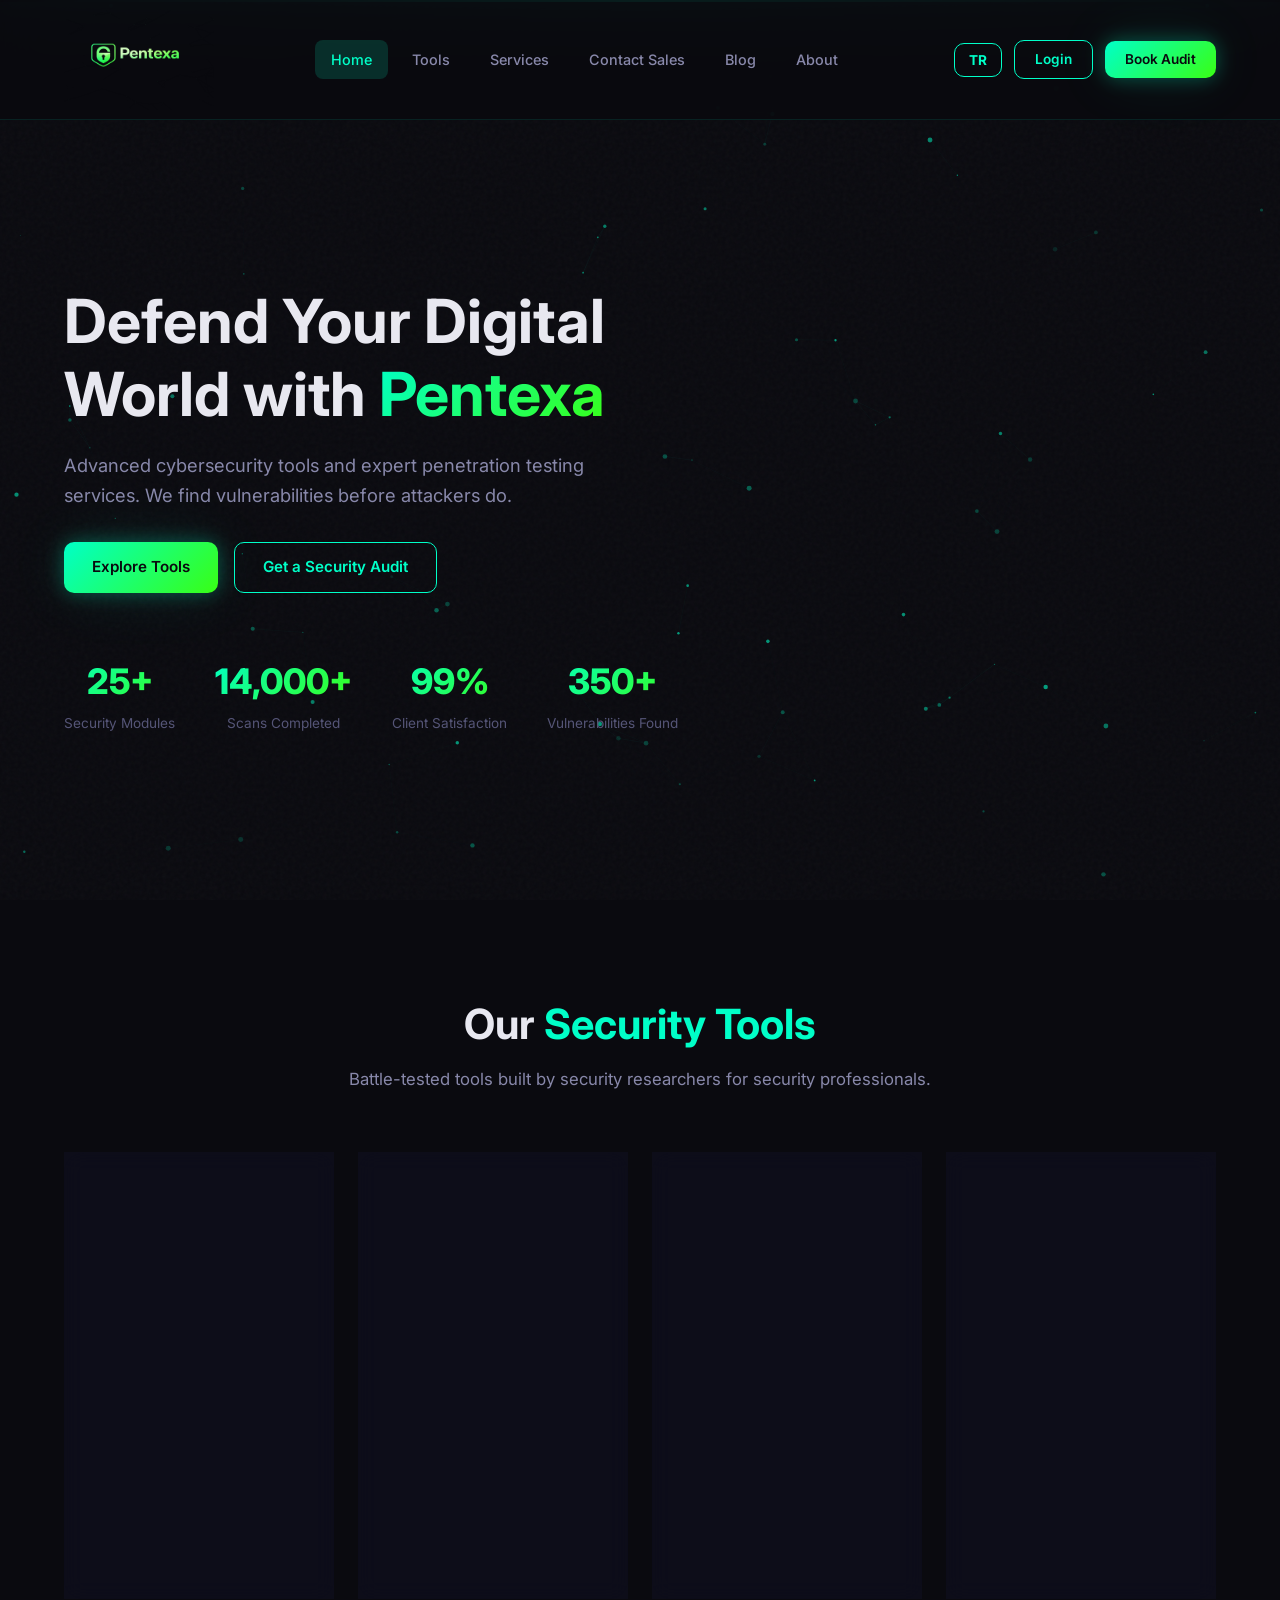
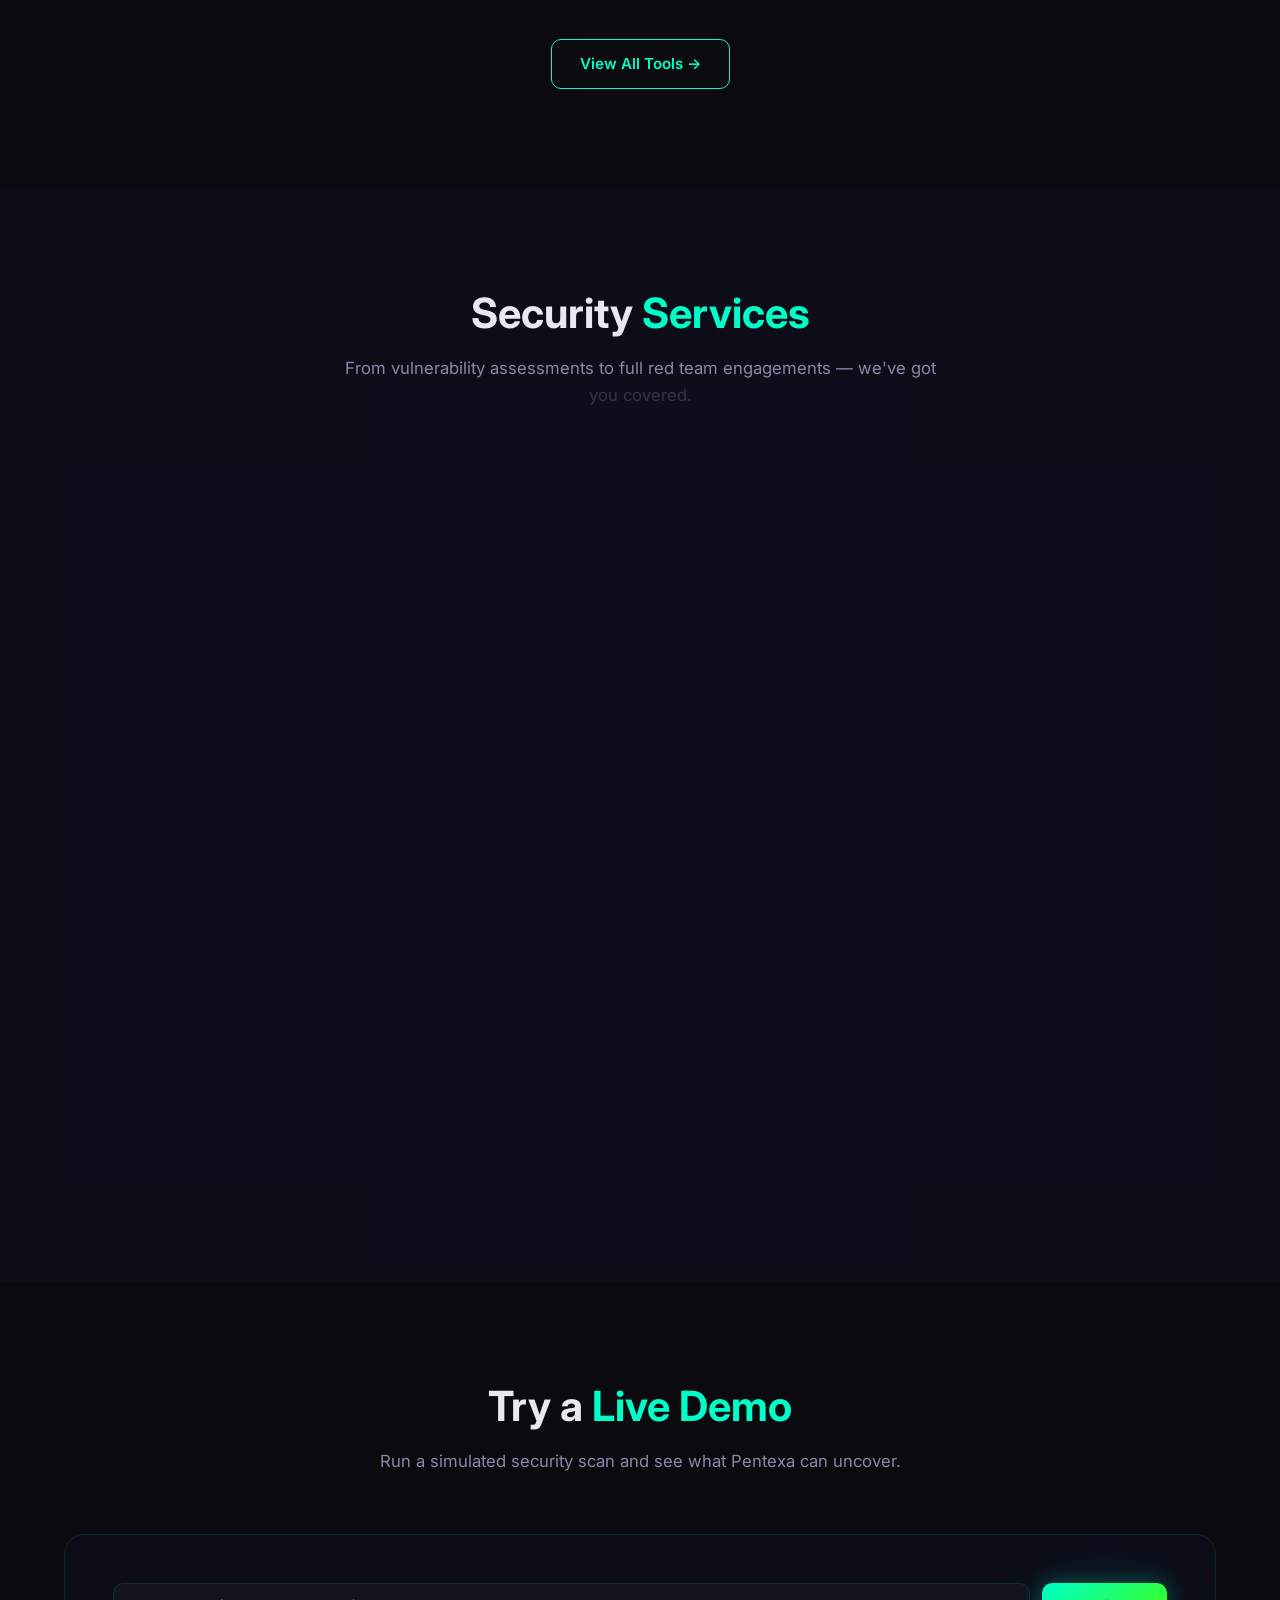
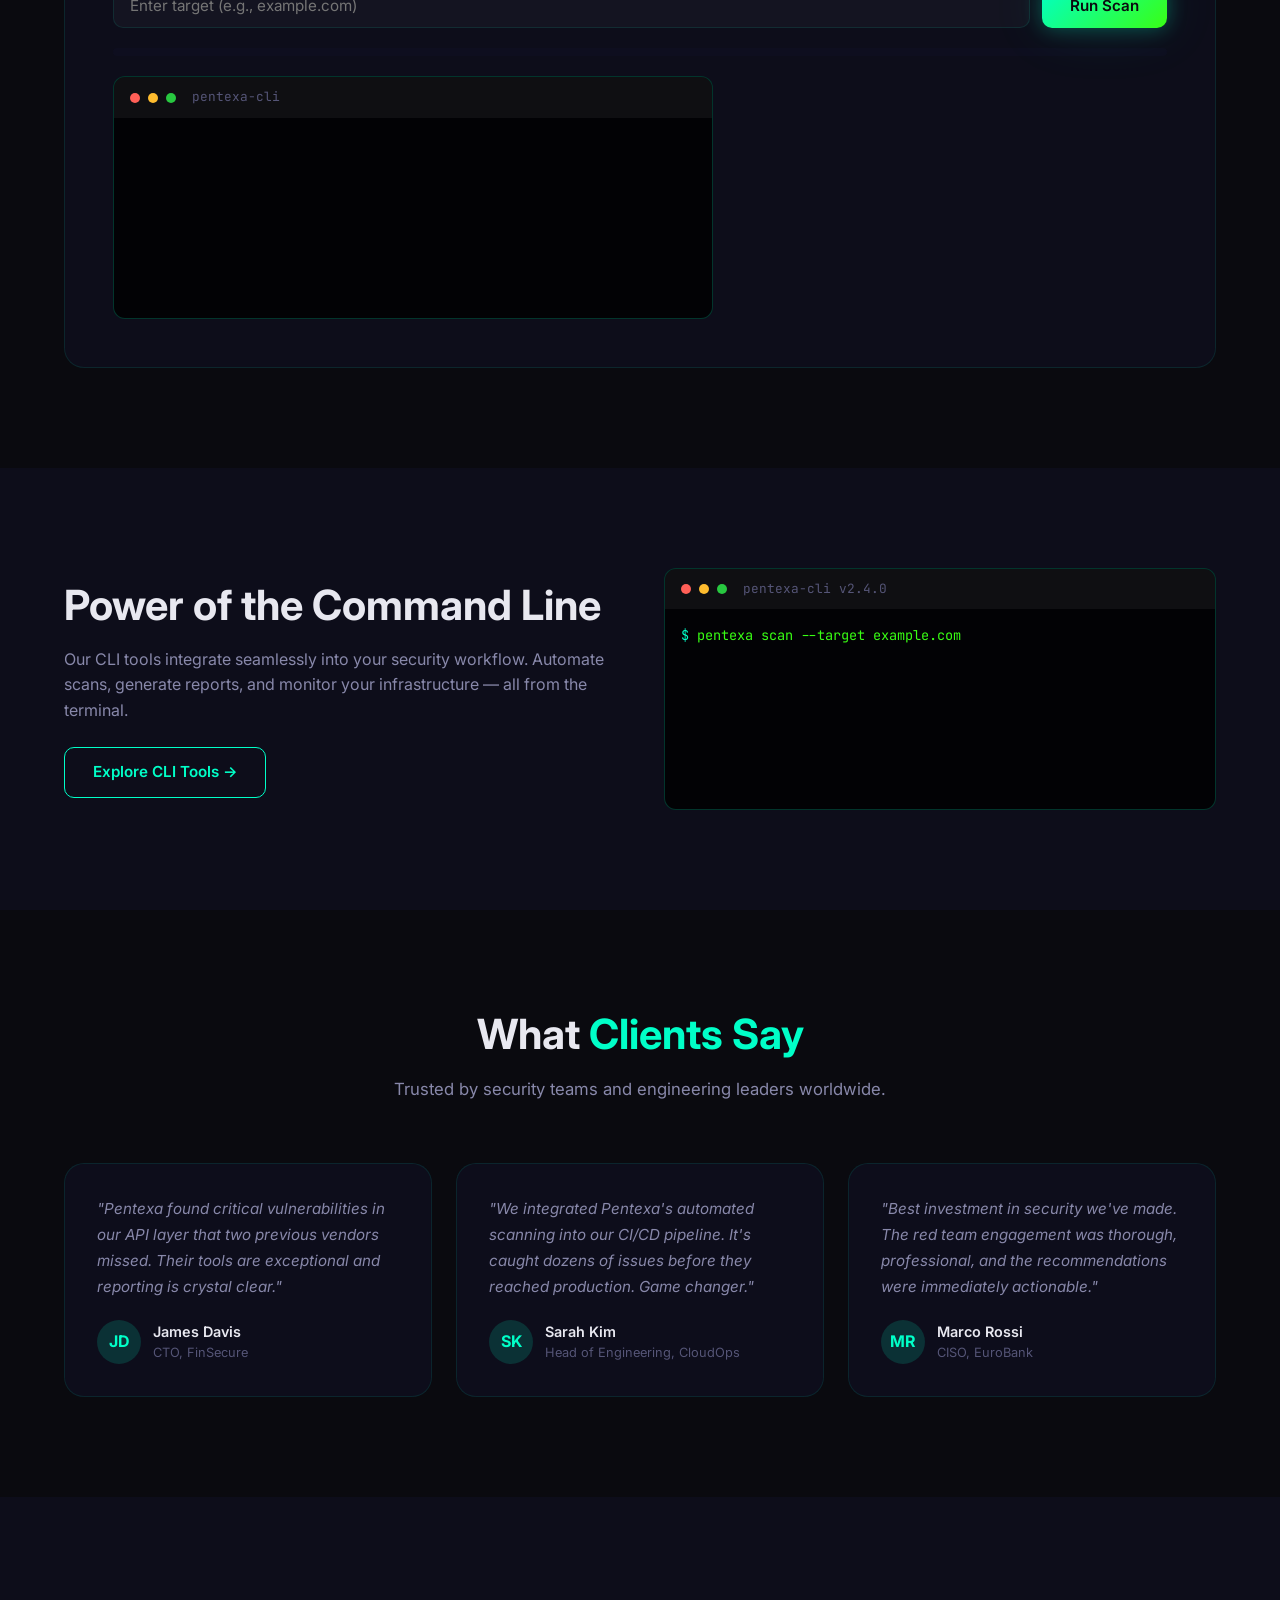
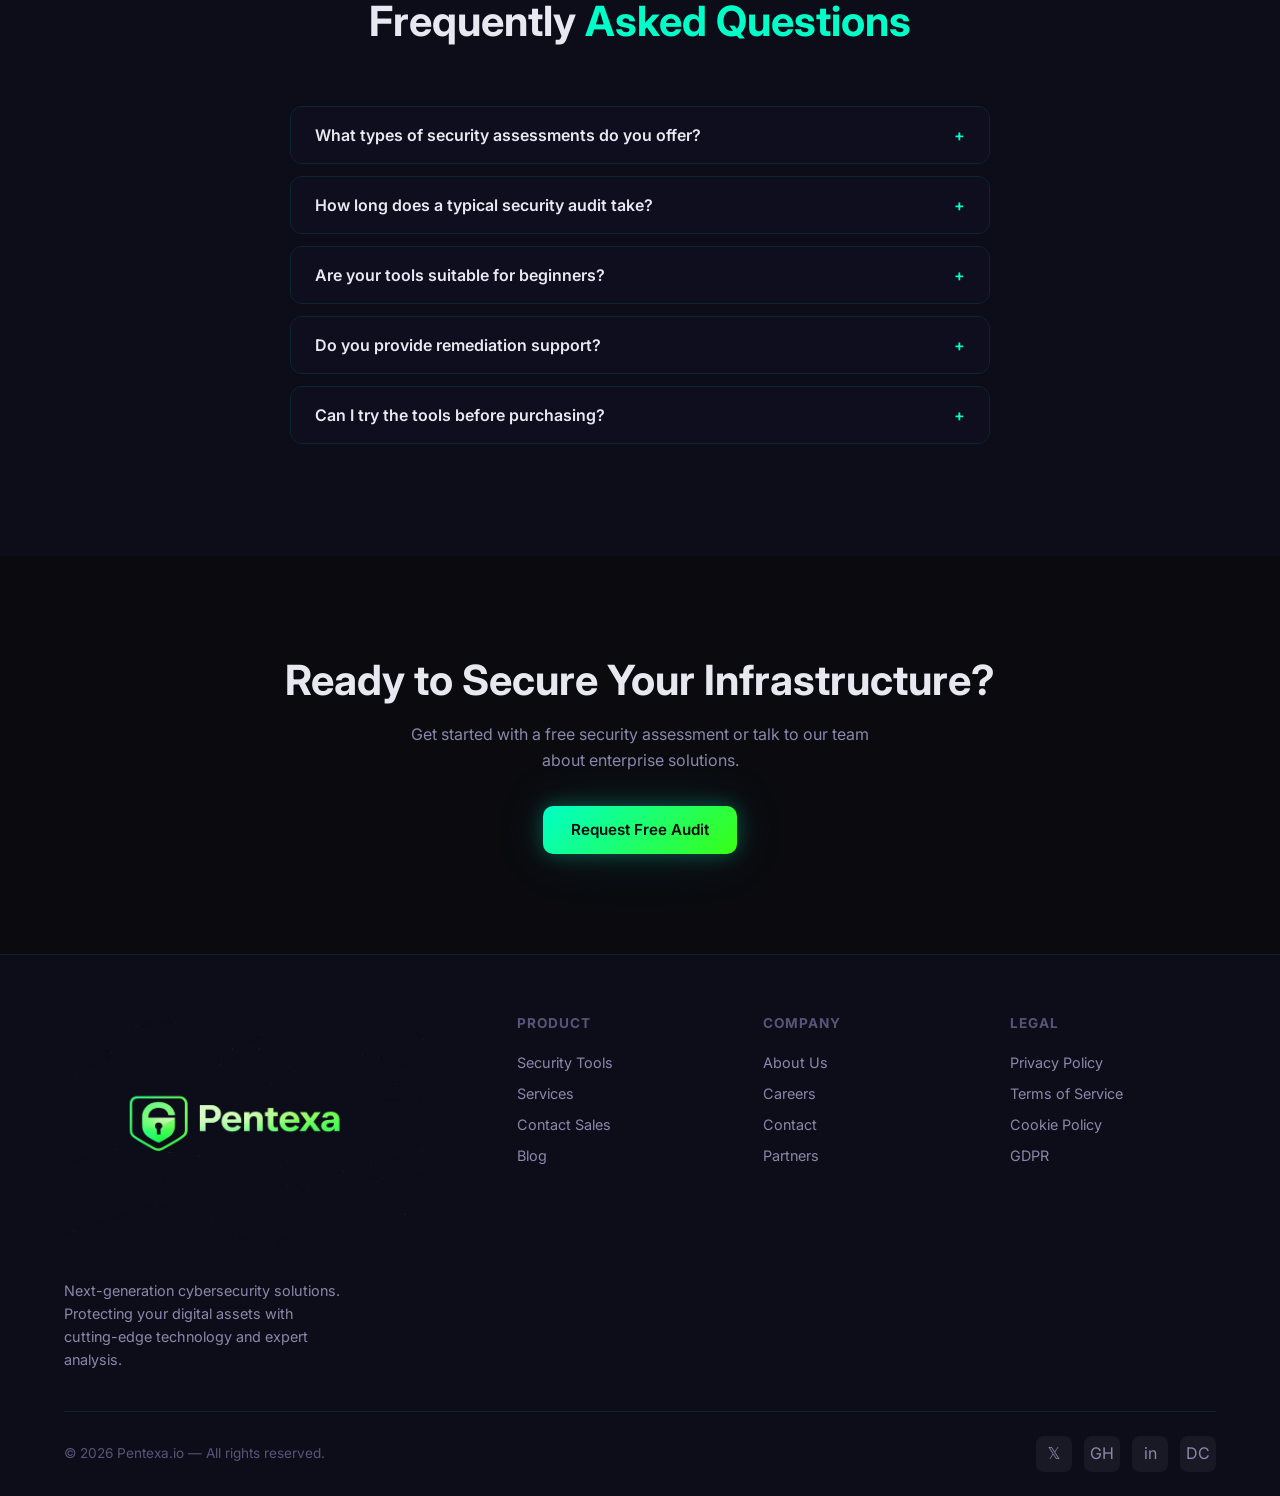
<file: index.html>
<!DOCTYPE html>
<html lang="en">

<head>
  <meta charset="UTF-8">
  <meta name="viewport" content="width=device-width, initial-scale=1.0">
  <meta name="description"
    content="Pentexa — Next-generation cybersecurity tools and penetration testing services. Protect your digital assets with cutting-edge technology.">
  <title>Pentexa — Cybersecurity Solutions</title>
  <link rel="stylesheet" href="css/styles.css">
  <link rel="icon" type="image/png" href="logo.png">
  <meta property="og:title" content="Pentexa — Cybersecurity Solutions">
  <meta property="og:description"
    content="Pentexa — Next-generation cybersecurity tools and penetration testing services. Protect your digital assets with cutting-edge technology.">
  <meta property="og:type" content="website">
  <meta property="og:url" content="https://pentexa.io/">
  <meta name="twitter:card" content="summary_large_image">
  <meta name="twitter:title" content="Pentexa — Cybersecurity Solutions">
  <meta name="twitter:description"
    content="Pentexa — Next-generation cybersecurity tools and penetration testing services. Protect your digital assets with cutting-edge technology.">
</head>

<body>
  <!-- Hero -->
  <section class="hero" aria-label="Hero section">
    <div class="hero-bg">
      <canvas id="hero-canvas" aria-hidden="true"></canvas>
      <div class="scanner-line" aria-hidden="true"></div>
    </div>
    <div class="container">
      <div class="hero-content">
        <h1 data-i18n="hero.title1" data-i18n-html>Defend Your Digital World with <span
            class="gradient-text">Pentexa</span></h1>
        <p data-i18n="hero.subtitle">Advanced cybersecurity tools and expert penetration testing services. We find
          vulnerabilities before attackers do.</p>
        <div class="hero-actions">
          <a href="tools.html" class="btn btn-primary" data-i18n="hero.cta1">Explore Tools</a>
          <a href="services.html#quote" class="btn btn-secondary" data-i18n="hero.cta2">Get a Security Audit</a>
        </div>
        <div class="hero-stats">
          <div class="hero-stat">
            <div class="stat-number" data-count="25" data-suffix="+">0</div>
            <div class="stat-label" data-i18n="stat.modules">Security Modules</div>
          </div>
          <div class="hero-stat">
            <div class="stat-number" data-count="14000" data-suffix="+">0</div>
            <div class="stat-label" data-i18n="stat.scans">Scans Completed</div>
          </div>
          <div class="hero-stat">
            <div class="stat-number" data-count="99" data-suffix="%">0</div>
            <div class="stat-label" data-i18n="stat.satisfaction">Client Satisfaction</div>
          </div>
          <div class="hero-stat">
            <div class="stat-number" data-count="350" data-suffix="+">0</div>
            <div class="stat-label" data-i18n="stat.vulns">Vulnerabilities Found</div>
          </div>
        </div>
      </div>
    </div>
  </section>

  <!-- Tools Preview -->
  <section class="section" aria-label="Security tools preview">
    <div class="container">
      <div class="section-header reveal">
        <h2 data-i18n="tools.section.title" data-i18n-html>Our <span class="accent">Security Tools</span></h2>
        <p data-i18n="tools.section.desc">Battle-tested tools built by security researchers for security professionals.
        </p>
      </div>
      <div class="grid grid-4" id="homeToolsGrid"></div>
      <div style="text-align: center; margin-top: 40px;" class="reveal">
        <a href="tools.html" class="btn btn-secondary" data-i18n="tools.viewAll">View All Tools →</a>
      </div>
    </div>
  </section>

  <!-- Services Preview -->
  <section class="section" style="background: var(--bg-secondary);" aria-label="Services overview">
    <div class="container">
      <div class="section-header reveal">
        <h2 data-i18n="services.section.title" data-i18n-html>Security <span class="accent">Services</span></h2>
        <p data-i18n="services.section.desc">From vulnerability assessments to full red team engagements — we've got you
          covered.</p>
      </div>
      <div class="grid grid-3" id="homeServicesGrid"></div>
    </div>
  </section>

  <!-- Interactive Demo -->
  <section class="section" aria-label="Interactive scan demo">
    <div class="container">
      <div class="section-header reveal">
        <h2 data-i18n="demo.title" data-i18n-html>Try a <span class="accent">Live Demo</span></h2>
        <p data-i18n="demo.desc">Run a simulated security scan and see what Pentexa can uncover.</p>
      </div>
      <div class="demo-section reveal">
        <div style="display: flex; gap: 12px; margin-bottom: 16px; flex-wrap: wrap;">
          <input type="text" id="scanTarget" class="form-input" data-i18n-placeholder="demo.placeholder"
            placeholder="Enter target (e.g., example.com)" style="flex:1; min-width: 200px;" aria-label="Scan target">
          <button class="btn btn-primary" id="startScan" data-i18n="demo.runScan">Run Scan</button>
        </div>
        <div class="progress-bar">
          <div class="progress-bar-fill" id="scanProgress"></div>
        </div>
        <div class="terminal">
          <div class="terminal-header">
            <span class="terminal-dot red"></span>
            <span class="terminal-dot yellow"></span>
            <span class="terminal-dot green"></span>
            <span class="terminal-title">pentexa-cli</span>
          </div>
          <div class="terminal-body" id="scanTerminal" style="max-height: 260px; overflow-y: auto;"></div>
        </div>
        <!-- Report Preview -->
        <div id="scanReport" class="report-preview" style="display: none;">
          <h3 style="margin: 24px 0 16px;" data-i18n="demo.reportTitle">📋 Scan Report Preview</h3>
          <div class="report-section">
            <h4 data-i18n="demo.riskScore">Risk Score</h4>
            <span class="risk-score risk-medium">6.5 / 10 — Medium</span>
          </div>
          <div class="report-section">
            <h4 data-i18n="demo.findings">Findings</h4>
            <ul style="color: var(--text-secondary); font-size: 0.9rem;">
              <li style="padding: 6px 0;" data-i18n="report.tls">⚠️ TLS 1.0 supported — should be disabled</li>
              <li style="padding: 6px 0;" data-i18n="report.xss">🔴 Potential XSS in /search endpoint</li>
              <li style="padding: 6px 0;" data-i18n="report.csp">⚠️ Missing Content-Security-Policy header</li>
              <li style="padding: 6px 0;" data-i18n="report.xfo">⚠️ X-Frame-Options header not set</li>
            </ul>
          </div>
          <div class="report-section">
            <h4 data-i18n="demo.recommendations">Recommendations</h4>
            <ul style="color: var(--text-secondary); font-size: 0.9rem;">
              <li style="padding: 6px 0;" data-i18n="report.rec1">✅ Disable TLS 1.0 and 1.1, enforce TLS 1.2+</li>
              <li style="padding: 6px 0;" data-i18n="report.rec2">✅ Implement input sanitization and output encoding
              </li>
              <li style="padding: 6px 0;" data-i18n="report.rec3">✅ Add security headers: CSP, X-Frame-Options, HSTS
              </li>
              <li style="padding: 6px 0;" data-i18n="report.rec4">✅ Schedule quarterly penetration tests</li>
            </ul>
          </div>
        </div>
      </div>
    </div>
  </section>

  <!-- Terminal Component -->
  <section class="section" style="background: var(--bg-secondary);" aria-label="Terminal demo">
    <div class="container">
      <div style="display: grid; grid-template-columns: 1fr 1fr; gap: 48px; align-items: center;">
        <div class="reveal">
          <h2 data-i18n="terminal.title" data-i18n-html>Power of the <span class="gradient-text">Command Line</span>
          </h2>
          <p style="color: var(--text-secondary); margin: 16px 0 24px;" data-i18n="terminal.desc">Our CLI tools
            integrate seamlessly into your security workflow. Automate scans, generate reports, and monitor your
            infrastructure — all from the terminal.</p>
          <a href="tools.html" class="btn btn-secondary" data-i18n="terminal.cta">Explore CLI Tools →</a>
        </div>
        <div class="terminal reveal">
          <div class="terminal-header">
            <span class="terminal-dot red"></span>
            <span class="terminal-dot yellow"></span>
            <span class="terminal-dot green"></span>
            <span class="terminal-title">pentexa-cli v2.4.0</span>
          </div>
          <div class="terminal-body" id="heroTerminal"></div>
        </div>
      </div>
    </div>
  </section>

  <!-- Testimonials -->
  <section class="section" aria-label="Client testimonials">
    <div class="container">
      <div class="section-header reveal">
        <h2 data-i18n="testimonials.title" data-i18n-html>What <span class="accent">Clients Say</span></h2>
        <p data-i18n="testimonials.desc">Trusted by security teams and engineering leaders worldwide.</p>
      </div>
      <div class="grid grid-3">
        <div class="testimonial-card reveal">
          <p class="quote" data-i18n="testimonial.1.quote">"Pentexa found critical vulnerabilities in our API layer that
            two previous vendors missed. Their tools are exceptional and reporting is crystal clear."</p>
          <div class="author">
            <div class="avatar">JD</div>
            <div class="author-info">
              <div class="name" data-i18n="testimonial.1.name">James Davis</div>
              <div class="role" data-i18n="testimonial.1.role">CTO, FinSecure</div>
            </div>
          </div>
        </div>
        <div class="testimonial-card reveal">
          <p class="quote" data-i18n="testimonial.2.quote">"We integrated Pentexa's automated scanning into our CI/CD
            pipeline. It's caught dozens of issues before they reached production. Game changer."</p>
          <div class="author">
            <div class="avatar">SK</div>
            <div class="author-info">
              <div class="name" data-i18n="testimonial.2.name">Sarah Kim</div>
              <div class="role" data-i18n="testimonial.2.role">Head of Engineering, CloudOps</div>
            </div>
          </div>
        </div>
        <div class="testimonial-card reveal">
          <p class="quote" data-i18n="testimonial.3.quote">"Best investment in security we've made. The red team
            engagement was thorough, professional, and the recommendations were immediately actionable."</p>
          <div class="author">
            <div class="avatar">MR</div>
            <div class="author-info">
              <div class="name" data-i18n="testimonial.3.name">Marco Rossi</div>
              <div class="role" data-i18n="testimonial.3.role">CISO, EuroBank</div>
            </div>
          </div>
        </div>
      </div>
    </div>
  </section>

  <!-- FAQ -->
  <section class="section" style="background: var(--bg-secondary);" aria-label="Frequently asked questions">
    <div class="container">
      <div class="section-header reveal">
        <h2 data-i18n="faq.title" data-i18n-html>Frequently <span class="accent">Asked Questions</span></h2>
      </div>
      <div style="max-width: 700px; margin: 0 auto;">
        <div class="faq-item reveal">
          <button class="faq-question"><span data-i18n="faq.q1">What types of security assessments do you offer?</span>
            <span class="faq-icon">+</span></button>
          <div class="faq-answer">
            <p data-i18n="faq.a1">We offer vulnerability assessments, penetration testing (web, mobile, API, network),
              red team engagements, source code reviews, cloud security audits, and social engineering tests.</p>
          </div>
        </div>
        <div class="faq-item reveal">
          <button class="faq-question"><span data-i18n="faq.q2">How long does a typical security audit take?</span>
            <span class="faq-icon">+</span></button>
          <div class="faq-answer">
            <p data-i18n="faq.a2">Timelines vary by scope. A standard web application pentest takes 1-2 weeks. Network
              assessments take 1-3 weeks. Enterprise engagements can run 4-8 weeks depending on complexity.</p>
          </div>
        </div>
        <div class="faq-item reveal">
          <button class="faq-question"><span data-i18n="faq.q3">Are your tools suitable for beginners?</span> <span
              class="faq-icon">+</span></button>
          <div class="faq-answer">
            <p data-i18n="faq.a3">Yes! Our tools are designed with intuitive interfaces and detailed documentation. We
              also offer training so your team can get the most out of our platform.</p>
          </div>
        </div>
        <div class="faq-item reveal">
          <button class="faq-question"><span data-i18n="faq.q4">Do you provide remediation support?</span> <span
              class="faq-icon">+</span></button>
          <div class="faq-answer">
            <p data-i18n="faq.a4">Absolutely. All our audit packages include remediation guidance. Pro and Enterprise
              tiers also include re-testing to verify fixes and ongoing advisory support.</p>
          </div>
        </div>
        <div class="faq-item reveal">
          <button class="faq-question"><span data-i18n="faq.q5">Can I try the tools before purchasing?</span> <span
              class="faq-icon">+</span></button>
          <div class="faq-answer">
            <p data-i18n="faq.a5">Yes — we offer free tiers for ReconX Scanner and PhishNet Detector, plus a live demo
              on our homepage. Request a demo for enterprise tools.</p>
          </div>
        </div>
      </div>
    </div>
  </section>

  <!-- CTA -->
  <section class="section" aria-label="Call to action">
    <div class="container" style="text-align: center;">
      <div class="reveal">
        <h2 data-i18n="cta.title" data-i18n-html>Ready to Secure Your <span class="gradient-text">Infrastructure</span>?
        </h2>
        <p style="color: var(--text-secondary); margin: 16px auto 32px; max-width: 500px;" data-i18n="cta.desc">Get
          started with a free security assessment or talk to our team about enterprise solutions.</p>
        <div style="display: flex; gap: 16px; justify-content: center; flex-wrap: wrap;">
          <a href="services.html#quote" class="btn btn-primary btn-glow" data-i18n="cta.btn1">Request Free Audit</a>
        </div>
      </div>
    </div>
  </section>

  <script src="js/i18n.js"></script>
  <script src="js/app.js"></script>
  <script src="js/products.js"></script>
  <script src="js/animations.js"></script>
  <script>
    document.addEventListener('DOMContentLoaded', () => {
      // Render first 4 tools on home
      renderToolCards('homeToolsGrid', 'all', 4);
      renderServiceCards('homeServicesGrid');
    });
  </script>
</body>

</html>
</file>
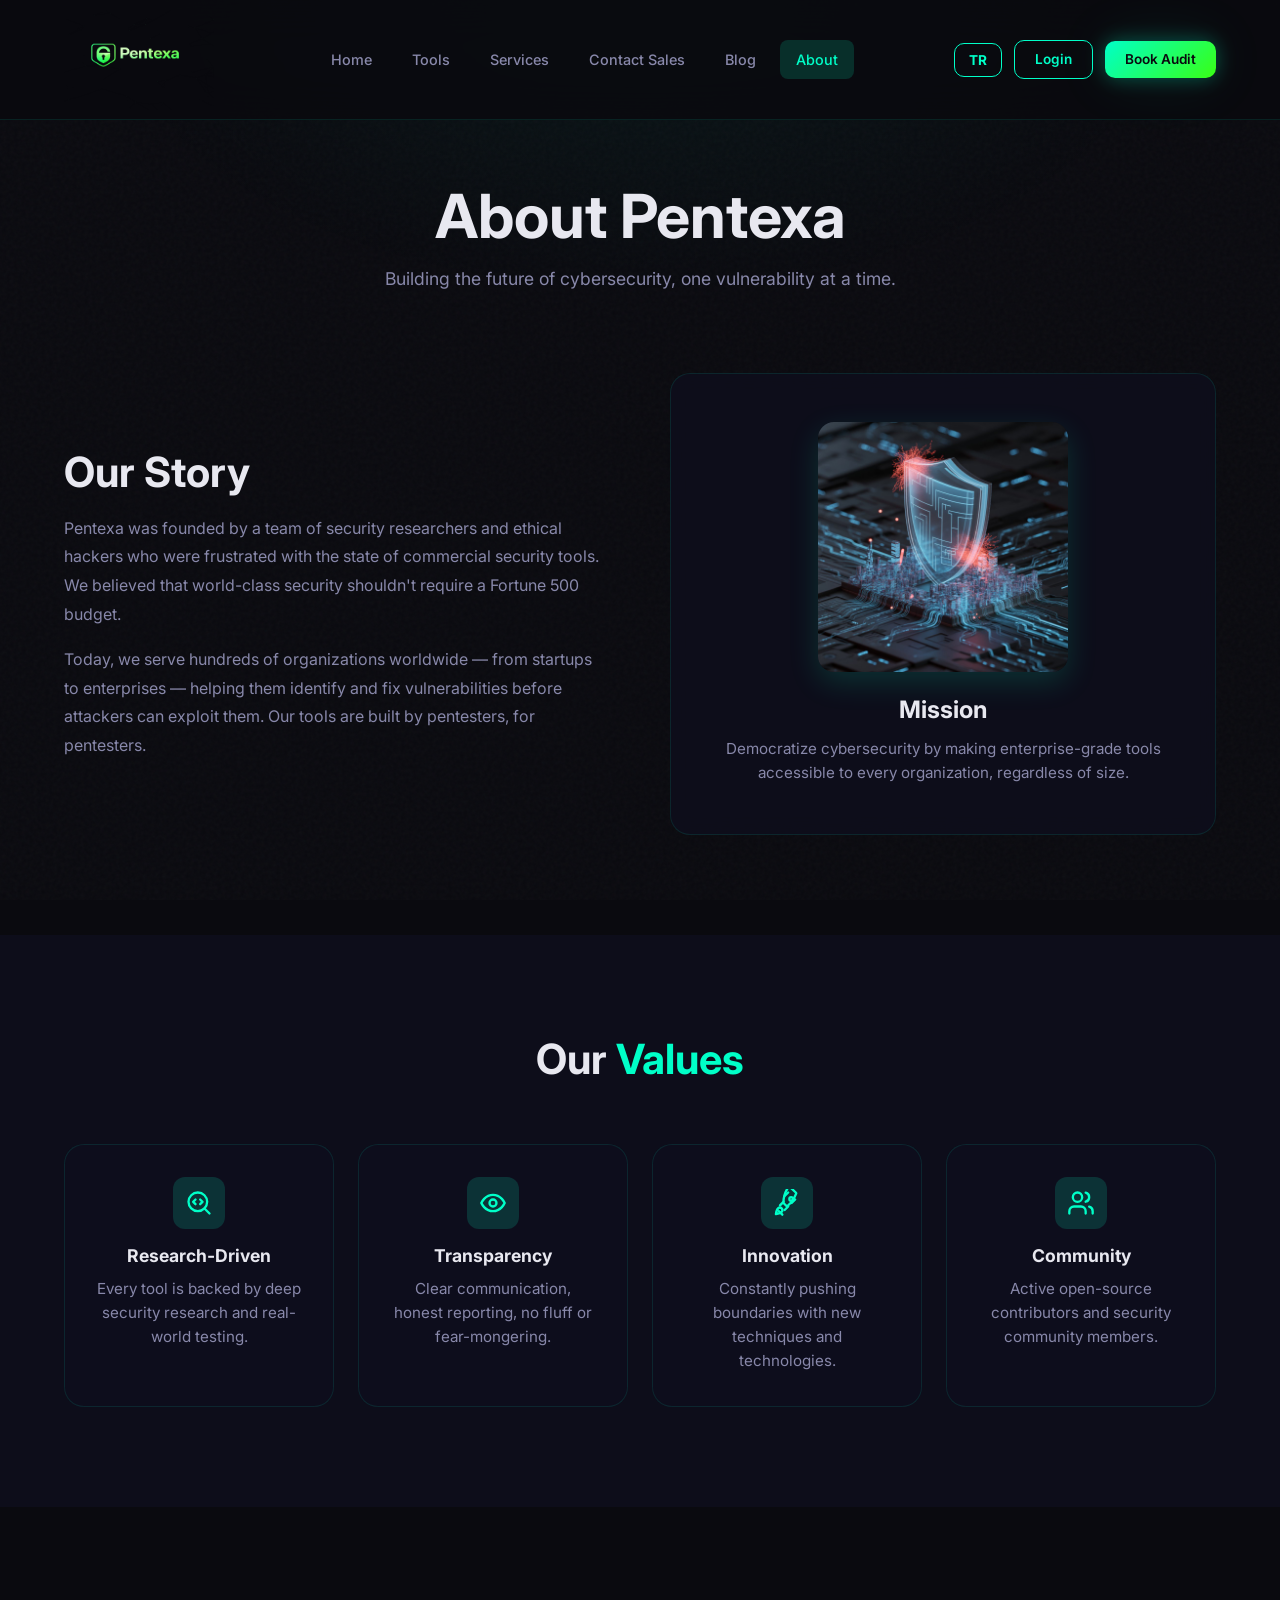
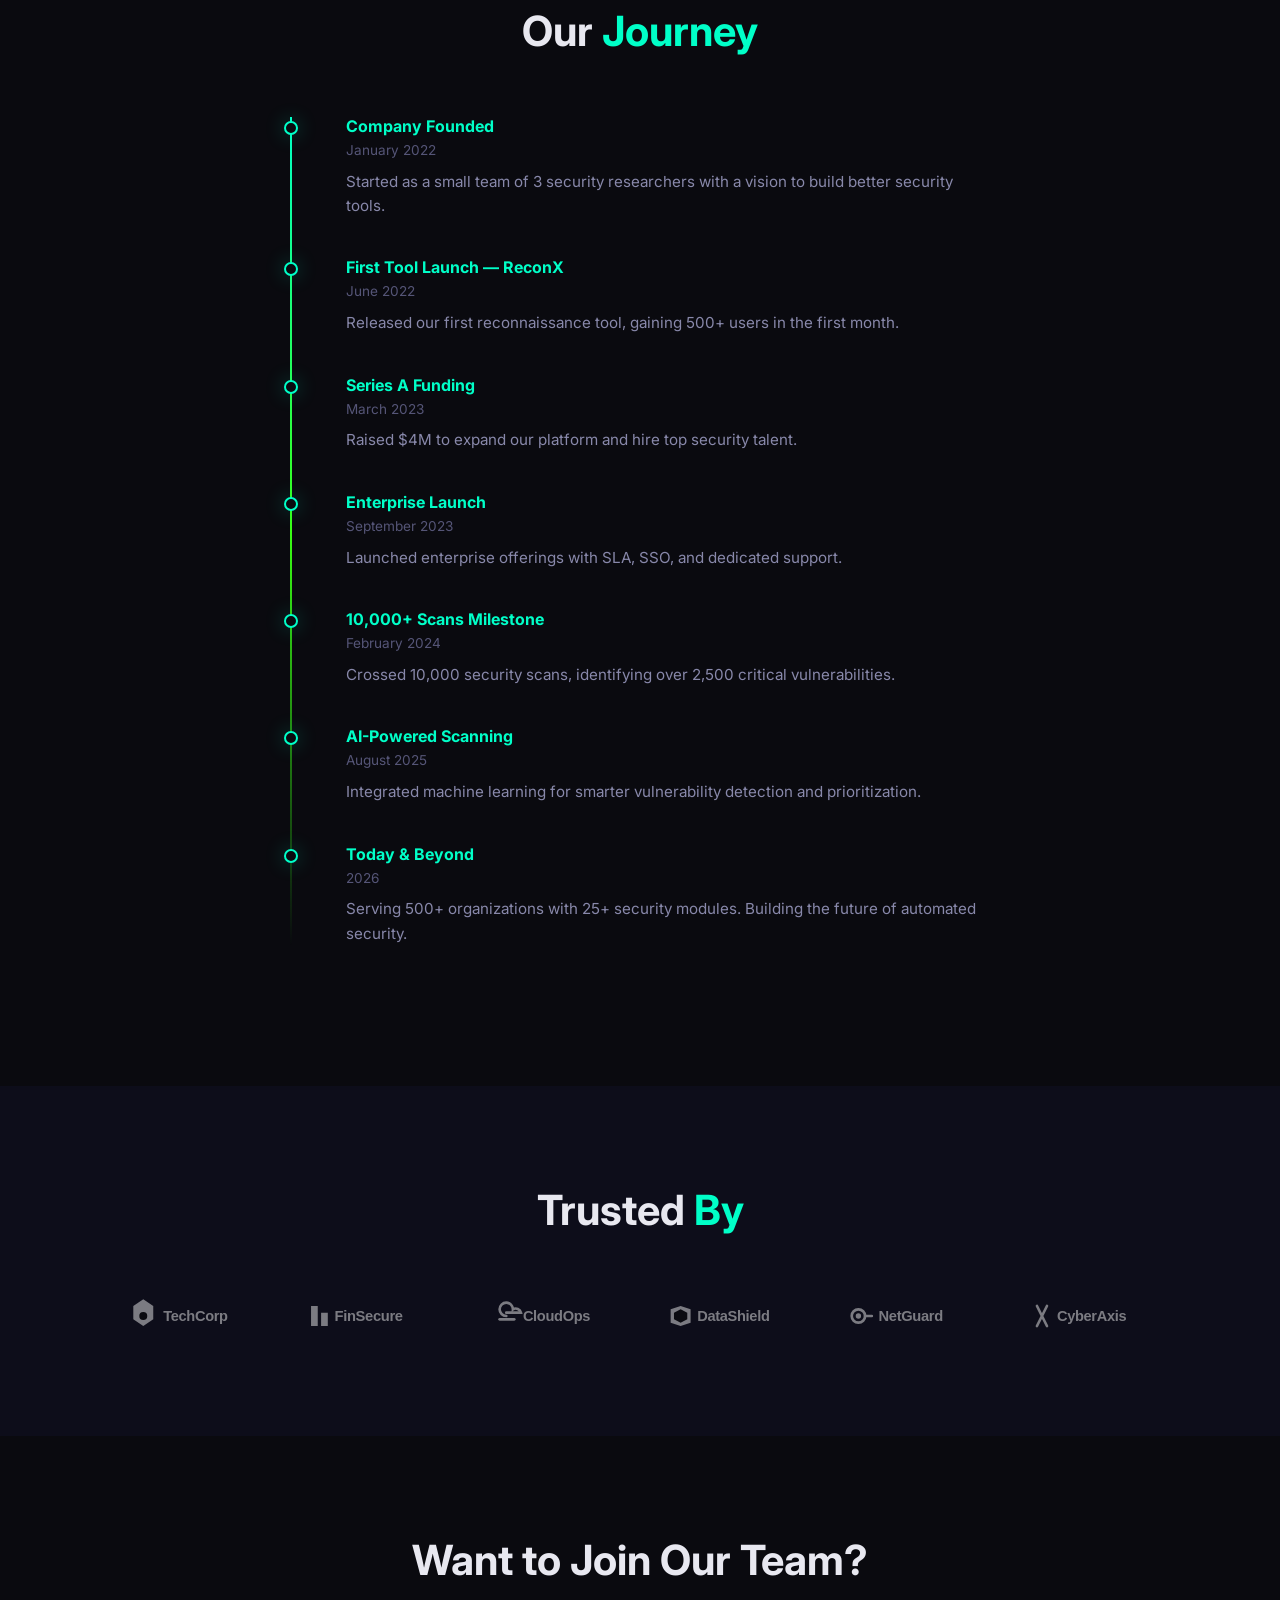
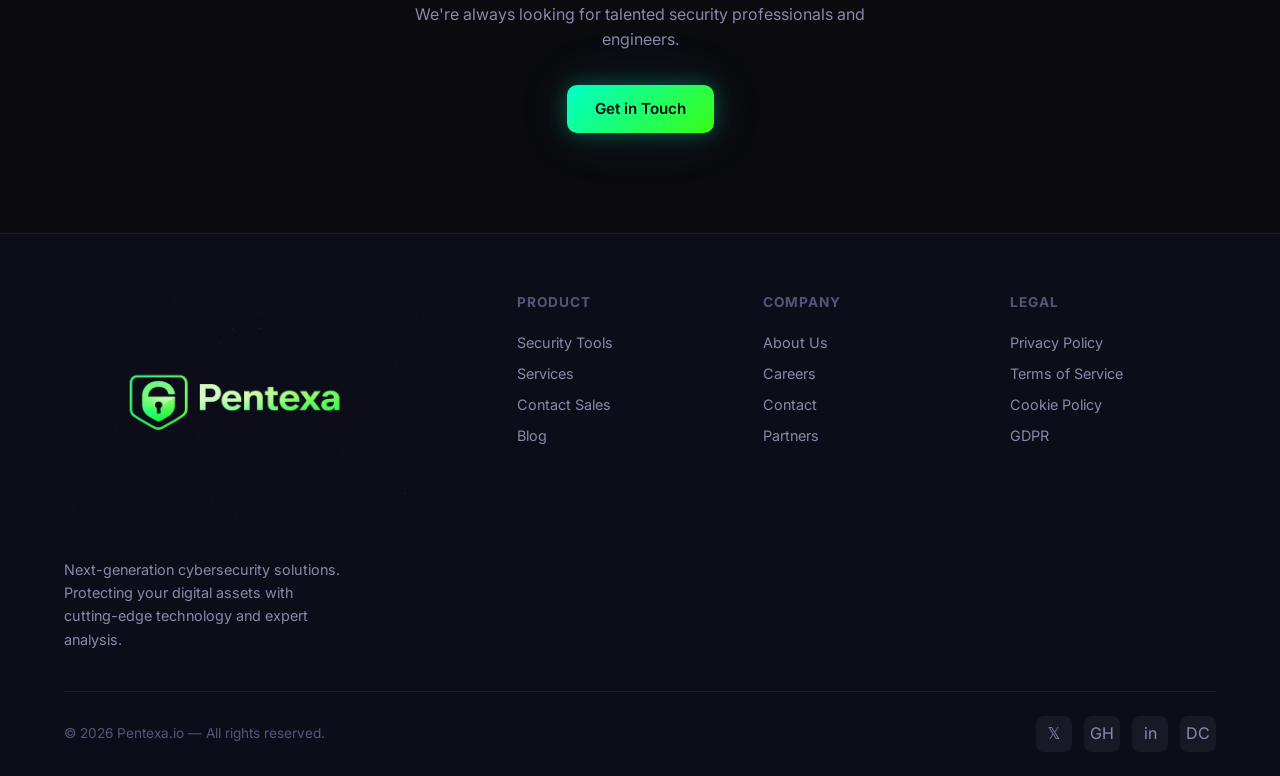
<file: about.html>
<!DOCTYPE html>
<html lang="en">

<head>
    <meta charset="UTF-8">
    <meta name="viewport" content="width=device-width, initial-scale=1.0">
    <meta name="description" content="About Pentexa — our mission, team, values, and journey in cybersecurity.">
    <title>About Us — Pentexa</title>
    <link rel="stylesheet" href="css/styles.css">
    <link rel="icon" type="image/png" href="logo.png">
    <meta property="og:title" content="Pentexa">
    <meta property="og:description" content="Pentexa — Cybersecurity and penetration testing platform.">
    <meta property="og:type" content="website">
</head>

<body>
    <div class="page-header">
        <h1 data-i18n="aboutPage.title" data-i18n-html>About <span class="gradient-text">Pentexa</span></h1>
        <p data-i18n="aboutPage.desc">Building the future of cybersecurity, one vulnerability at a time.</p>
    </div>

    <!-- Story -->
    <section class="section" style="padding-top: 20px;" aria-label="Our story">
        <div class="container">
            <div style="display: grid; grid-template-columns: 1fr 1fr; gap: 60px; align-items: center;">
                <div class="reveal">
                    <h2 data-i18n="about.storyTitle" data-i18n-html>Our <span class="accent">Story</span></h2>
                    <p style="color: var(--text-secondary); margin: 16px 0; line-height: 1.8;"
                        data-i18n="about.storyP1">Pentexa was founded by a team of security researchers and ethical
                        hackers who were frustrated with the state of commercial security tools. We believed that
                        world-class security shouldn't require a Fortune 500 budget.</p>
                    <p style="color: var(--text-secondary); line-height: 1.8;" data-i18n="about.storyP2">Today, we serve
                        hundreds of organizations worldwide — from startups to enterprises — helping them identify and
                        fix vulnerabilities before attackers can exploit them. Our tools are built by pentesters, for
                        pentesters.</p>
                </div>
                <div class="card reveal" style="text-align: center; padding: 48px;">
                    <img src="images/mission-shield.jpeg" alt="Pentexa Mission"
                        style="width: 100%; max-width: 250px; border-radius: 16px; margin: 0 auto 24px; display: block; box-shadow: 0 10px 30px rgba(0, 255, 200, 0.15);">
                    <h3 data-i18n="about.mission">Mission</h3>
                    <p style="color: var(--text-secondary); margin-top: 12px;" data-i18n="about.missionDesc">Democratize
                        cybersecurity by making enterprise-grade tools accessible to every organization, regardless of
                        size.</p>
                </div>
            </div>
        </div>
    </section>

    <!-- Values -->
    <section class="section" style="background: var(--bg-secondary);" aria-label="Our values">
        <div class="container">
            <div class="section-header reveal">
                <h2 data-i18n="about.valuesTitle" data-i18n-html>Our <span class="accent">Values</span></h2>
            </div>
            <div class="grid grid-4">
                <div class="card reveal" style="text-align: center;">
                    <div class="card-icon" style="margin: 0 auto 16px;">
                        <svg xmlns="http://www.w3.org/2000/svg" width="24" height="24" viewBox="0 0 24 24" fill="none"
                            stroke="currentColor" stroke-width="2" stroke-linecap="round" stroke-linejoin="round">
                            <path d="m9 9-2 2 2 2" />
                            <path d="m13 13 2-2-2-2" />
                            <circle cx="11" cy="11" r="8" />
                            <path d="m21 21-4.3-4.3" />
                        </svg>
                    </div>
                    <h3 style="font-size: 1.1rem;" data-i18n="about.val1.title">Research-Driven</h3>
                    <p data-i18n="about.val1.desc">Every tool is backed by deep security research and real-world
                        testing.</p>
                </div>
                <div class="card reveal" style="text-align: center;">
                    <div class="card-icon" style="margin: 0 auto 16px;">
                        <svg xmlns="http://www.w3.org/2000/svg" width="24" height="24" viewBox="0 0 24 24" fill="none"
                            stroke="currentColor" stroke-width="2" stroke-linecap="round" stroke-linejoin="round">
                            <path d="M2 12s3-7 10-7 10 7 10 7-3 7-10 7-10-7-10-7Z" />
                            <circle cx="12" cy="12" r="3" />
                        </svg>
                    </div>
                    <h3 style="font-size: 1.1rem;" data-i18n="about.val2.title">Transparency</h3>
                    <p data-i18n="about.val2.desc">Clear communication, honest reporting, no fluff or fear-mongering.
                    </p>
                </div>
                <div class="card reveal" style="text-align: center;">
                    <div class="card-icon" style="margin: 0 auto 16px;">
                        <svg xmlns="http://www.w3.org/2000/svg" width="24" height="24" viewBox="0 0 24 24" fill="none"
                            stroke="currentColor" stroke-width="2" stroke-linecap="round" stroke-linejoin="round">
                            <path
                                d="M4.5 16.5c-1.5 1.26-2 5-2 5s3.74-.5 5-2c.71-.84.7-2.13-.09-2.91a2.18 2.18 0 0 0-2.91-.09z" />
                            <path
                                d="m12 15-3-3a22 22 0 0 1 3.82-13.04l.84-.45a1 1 0 0 1 1.14.07L19.5 3a1 1 0 0 1 .14 1.33A22 22 0 0 1 15 12z" />
                            <path d="M9 11l-3 3" />
                            <path d="M13 15l-3 3" />
                            <path d="M13 3l-3 3" />
                            <path d="M19 9l-3 3" />
                            <path d="m5 19 3 3" />
                            <circle cx="15.5" cy="8.5" r="1.5" />
                        </svg>
                    </div>
                    <h3 style="font-size: 1.1rem;" data-i18n="about.val3.title">Innovation</h3>
                    <p data-i18n="about.val3.desc">Constantly pushing boundaries with new techniques and technologies.
                    </p>
                </div>
                <div class="card reveal" style="text-align: center;">
                    <div class="card-icon" style="margin: 0 auto 16px;">
                        <svg xmlns="http://www.w3.org/2000/svg" width="24" height="24" viewBox="0 0 24 24" fill="none"
                            stroke="currentColor" stroke-width="2" stroke-linecap="round" stroke-linejoin="round">
                            <path d="M16 21v-2a4 4 0 0 0-4-4H6a4 4 0 0 0-4 4v2" />
                            <circle cx="9" cy="7" r="4" />
                            <path d="M22 21v-2a4 4 0 0 0-3-3.87" />
                            <path d="M16 3.13a4 4 0 0 1 0 7.75" />
                        </svg>
                    </div>
                    <h3 style="font-size: 1.1rem;" data-i18n="about.val4.title">Community</h3>
                    <p data-i18n="about.val4.desc">Active open-source contributors and security community members.</p>
                </div>
            </div>
        </div>
    </section>

    <!-- Timeline -->
    <section class="section" aria-label="Experience timeline">
        <div class="container">
            <div class="section-header reveal">
                <h2 data-i18n="about.journeyTitle" data-i18n-html>Our <span class="accent">Journey</span></h2>
            </div>
            <div style="max-width: 700px; margin: 0 auto;">
                <div class="timeline">
                    <div class="timeline-item reveal">
                        <h4 data-i18n="tl.1.title">Company Founded</h4>
                        <div class="timeline-date" data-i18n="tl.1.date">January 2022</div>
                        <p data-i18n="tl.1.desc">Started as a small team of 3 security researchers with a vision to
                            build better security tools.</p>
                    </div>
                    <div class="timeline-item reveal">
                        <h4 data-i18n="tl.2.title">First Tool Launch — ReconX</h4>
                        <div class="timeline-date" data-i18n="tl.2.date">June 2022</div>
                        <p data-i18n="tl.2.desc">Released our first reconnaissance tool, gaining 500+ users in the first
                            month.</p>
                    </div>
                    <div class="timeline-item reveal">
                        <h4 data-i18n="tl.3.title">Series A Funding</h4>
                        <div class="timeline-date" data-i18n="tl.3.date">March 2023</div>
                        <p data-i18n="tl.3.desc">Raised $4M to expand our platform and hire top security talent.</p>
                    </div>
                    <div class="timeline-item reveal">
                        <h4 data-i18n="tl.4.title">Enterprise Launch</h4>
                        <div class="timeline-date" data-i18n="tl.4.date">September 2023</div>
                        <p data-i18n="tl.4.desc">Launched enterprise offerings with SLA, SSO, and dedicated support.</p>
                    </div>
                    <div class="timeline-item reveal">
                        <h4 data-i18n="tl.5.title">10,000+ Scans Milestone</h4>
                        <div class="timeline-date" data-i18n="tl.5.date">February 2024</div>
                        <p data-i18n="tl.5.desc">Crossed 10,000 security scans, identifying over 2,500 critical
                            vulnerabilities.</p>
                    </div>
                    <div class="timeline-item reveal">
                        <h4 data-i18n="tl.6.title">AI-Powered Scanning</h4>
                        <div class="timeline-date" data-i18n="tl.6.date">August 2025</div>
                        <p data-i18n="tl.6.desc">Integrated machine learning for smarter vulnerability detection and
                            prioritization.</p>
                    </div>
                    <div class="timeline-item reveal">
                        <h4 data-i18n="tl.7.title">Today & Beyond</h4>
                        <div class="timeline-date" data-i18n="tl.7.date">2026</div>
                        <p data-i18n="tl.7.desc">Serving 500+ organizations with 25+ security modules. Building the
                            future of automated security.</p>
                    </div>
                </div>
            </div>
        </div>
    </section>

    <!-- Trusted By -->
    <section class="section" style="background: var(--bg-secondary);" aria-label="Trusted by">
        <div class="container">
            <div class="section-header reveal">
                <h2 data-i18n="about.trustedTitle" data-i18n-html>Trusted <span class="accent">By</span></h2>
            </div>
            <div class="logo-strip reveal">
                <img src="images/logos/techcorp.svg" alt="TechCorp" class="logo-img">
                <img src="images/logos/finsecure.svg" alt="FinSecure" class="logo-img">
                <img src="images/logos/cloudops.svg" alt="CloudOps" class="logo-img">
                <img src="images/logos/datashield.svg" alt="DataShield" class="logo-img">
                <img src="images/logos/netguard.svg" alt="NetGuard" class="logo-img">
                <img src="images/logos/cyberaxis.svg" alt="CyberAxis" class="logo-img">
            </div>
        </div>
    </section>

    <!-- CTA -->
    <section class="section">
        <div class="container" style="text-align: center;">
            <div class="reveal">
                <h2 data-i18n="about.joinTitle" data-i18n-html>Want to Join <span class="gradient-text">Our Team</span>?
                </h2>
                <p style="color: var(--text-secondary); margin: 16px auto 32px; max-width: 450px;"
                    data-i18n="about.joinDesc">We're always looking for talented security professionals and engineers.
                </p>
                <a href="services.html#quote" class="btn btn-primary btn-glow" data-i18n="about.getInTouch">Get in
                    Touch</a>
            </div>
        </div>
    </section>

    <script src="js/i18n.js"></script>
    <script src="js/app.js"></script>
    <script src="js/products.js"></script>
    <script src="js/animations.js"></script>
</body>

</html>
</file>
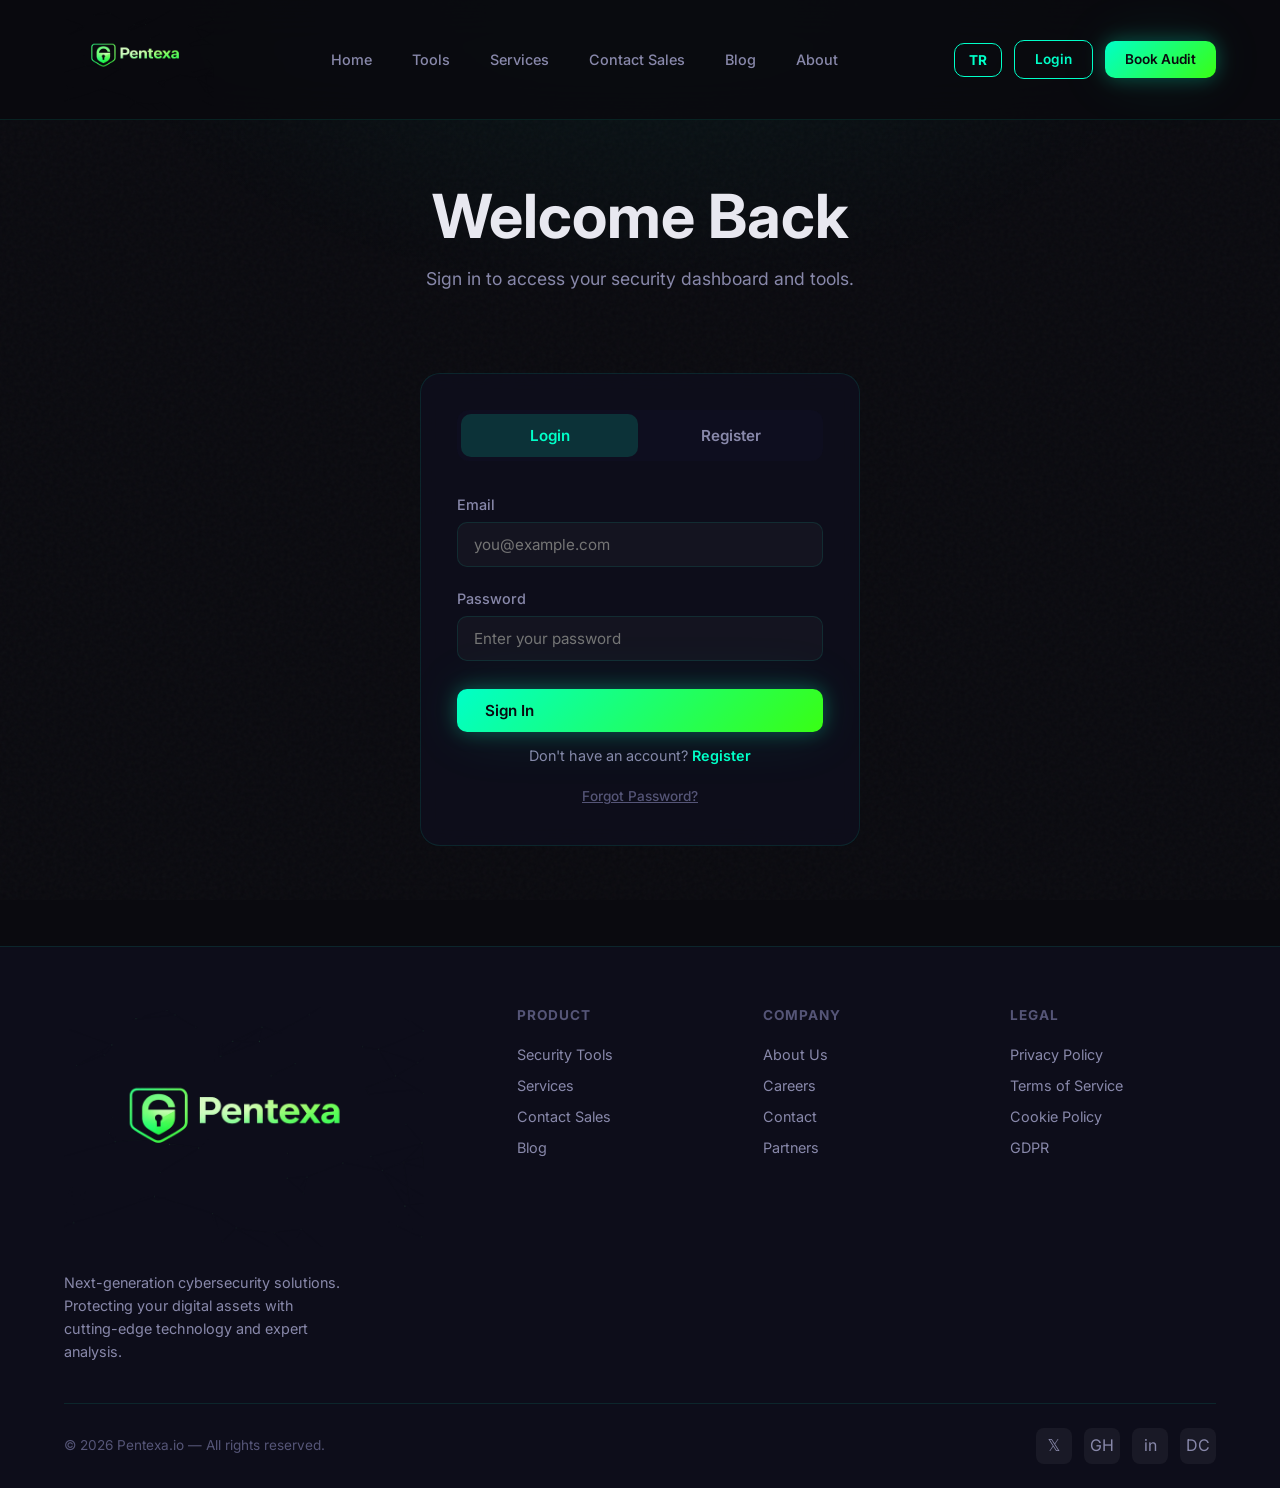
<file: admin.html>
<!DOCTYPE html>
<html lang="en">

<head>
    <meta charset="UTF-8">
    <meta name="viewport" content="width=device-width, initial-scale=1.0">
    <meta name="description" content="Pentexa Admin Panel — manage products, tools, and services.">
    <title>Admin Panel — Pentexa</title>
    <link rel="stylesheet" href="css/styles.css">
    <link rel="icon" type="image/svg+xml"
        href="data:image/svg+xml,%3Csvg xmlns='http://www.w3.org/2000/svg' viewBox='0 0 100 100'%3E%3Crect width='100' height='100' rx='20' fill='%2300ffcc'/%3E%3Ctext x='50' y='70' font-family='Arial' font-size='60' font-weight='bold' text-anchor='middle' fill='%230a0a0a'%3EP%3C/text%3E%3C/svg%3E">
    <meta property="og:title" content="Pentexa">
    <meta property="og:description" content="Pentexa — Cybersecurity and penetration testing platform.">
    <meta property="og:type" content="website">
</head>

<body>
    <div class="page-header">
        <h1 data-i18n="adminPage.title" data-i18n-html>Admin <span class="gradient-text">Panel</span></h1>
        <p data-i18n="adminPage.desc">Manage tools, services, and products.</p>
    </div>

    <section class="section" style="padding-top: 20px;" aria-label="Admin product management">
        <div class="container">
            <div style="display: grid; grid-template-columns: 1fr 2fr; gap: 32px;">
                <!-- Product Form -->
                <div>
                    <div class="card" style="position: sticky; top: calc(var(--nav-height) + 24px);">
                        <h3 id="adminFormTitle" style="margin-bottom: 20px;" data-i18n="admin.addProduct">Add Product
                        </h3>
                        <form id="adminProductForm" novalidate>
                            <input type="hidden" id="prodId">
                            <div class="form-group">
                                <label for="prodName" data-i18n="admin.name">Name *</label>
                                <input type="text" id="prodName" class="form-input" required placeholder="Product name"
                                    aria-required="true">
                            </div>
                            <div class="form-group">
                                <label for="prodType" data-i18n="admin.type">Type *</label>
                                <select id="prodType" class="form-input" required aria-required="true">
                                    <option value="tool">Tool</option>
                                    <option value="service">Service</option>
                                </select>
                            </div>
                            <div class="form-group">
                                <label for="prodCategory" data-i18n="admin.category">Category *</label>
                                <input type="text" id="prodCategory" class="form-input" required
                                    placeholder="e.g. Web Security, Recon" aria-required="true">
                            </div>
                            <div class="form-group">
                                <label for="prodPrice" data-i18n="admin.price">Price ($)</label>
                                <input type="number" id="prodPrice" class="form-input" placeholder="0" min="0">
                            </div>
                            <div class="form-group">
                                <label for="prodBadge" data-i18n="admin.badge">Badge</label>
                                <input type="text" id="prodBadge" class="form-input"
                                    placeholder="e.g. New, Popular, Pro">
                            </div>
                            <div class="form-group">
                                <label for="prodDesc" data-i18n="admin.shortDesc">Short Description *</label>
                                <textarea id="prodDesc" class="form-input" required
                                    placeholder="Brief description of the product" aria-required="true"></textarea>
                            </div>
                            <div class="form-group">
                                <label for="prodFeatures" data-i18n="admin.features">Features (one per line)</label>
                                <textarea id="prodFeatures" class="form-input"
                                    placeholder="Feature 1&#10;Feature 2&#10;Feature 3"></textarea>
                            </div>
                            <div style="display: flex; gap: 8px;">
                                <button type="submit" class="btn btn-primary" style="flex: 1;"
                                    data-i18n="admin.save">Save Product</button>
                                <button type="button" class="btn btn-secondary" onclick="resetAdminForm()"
                                    data-i18n="admin.clear">Clear</button>
                            </div>
                        </form>
                    </div>
                </div>

                <!-- Product List -->
                <div>
                    <div class="admin-table-wrapper" id="adminTableWrapper"></div>
                </div>
            </div>
        </div>
    </section>

    <script src="js/i18n.js"></script>
    <script src="js/app.js"></script>
    <script src="js/products.js"></script>
    <script src="js/animations.js"></script>
    <script>
        document.addEventListener('DOMContentLoaded', async () => {
            const params = new URLSearchParams(location.search);
            if (params.get('uid')) {
                localStorage.setItem('pentexa_session', JSON.stringify({ userId: params.get('uid') }));
            }
            const user = await requireAdmin();
            if (!user) return;
            renderAdminProducts('adminTableWrapper');
            initAdminForm();
        });

        function resetAdminForm() {
            document.getElementById('adminProductForm').reset();
            document.getElementById('prodId').value = '';
            document.getElementById('adminFormTitle').textContent = t('admin.addProduct');
        }
    </script>
</body>

</html>
</file>
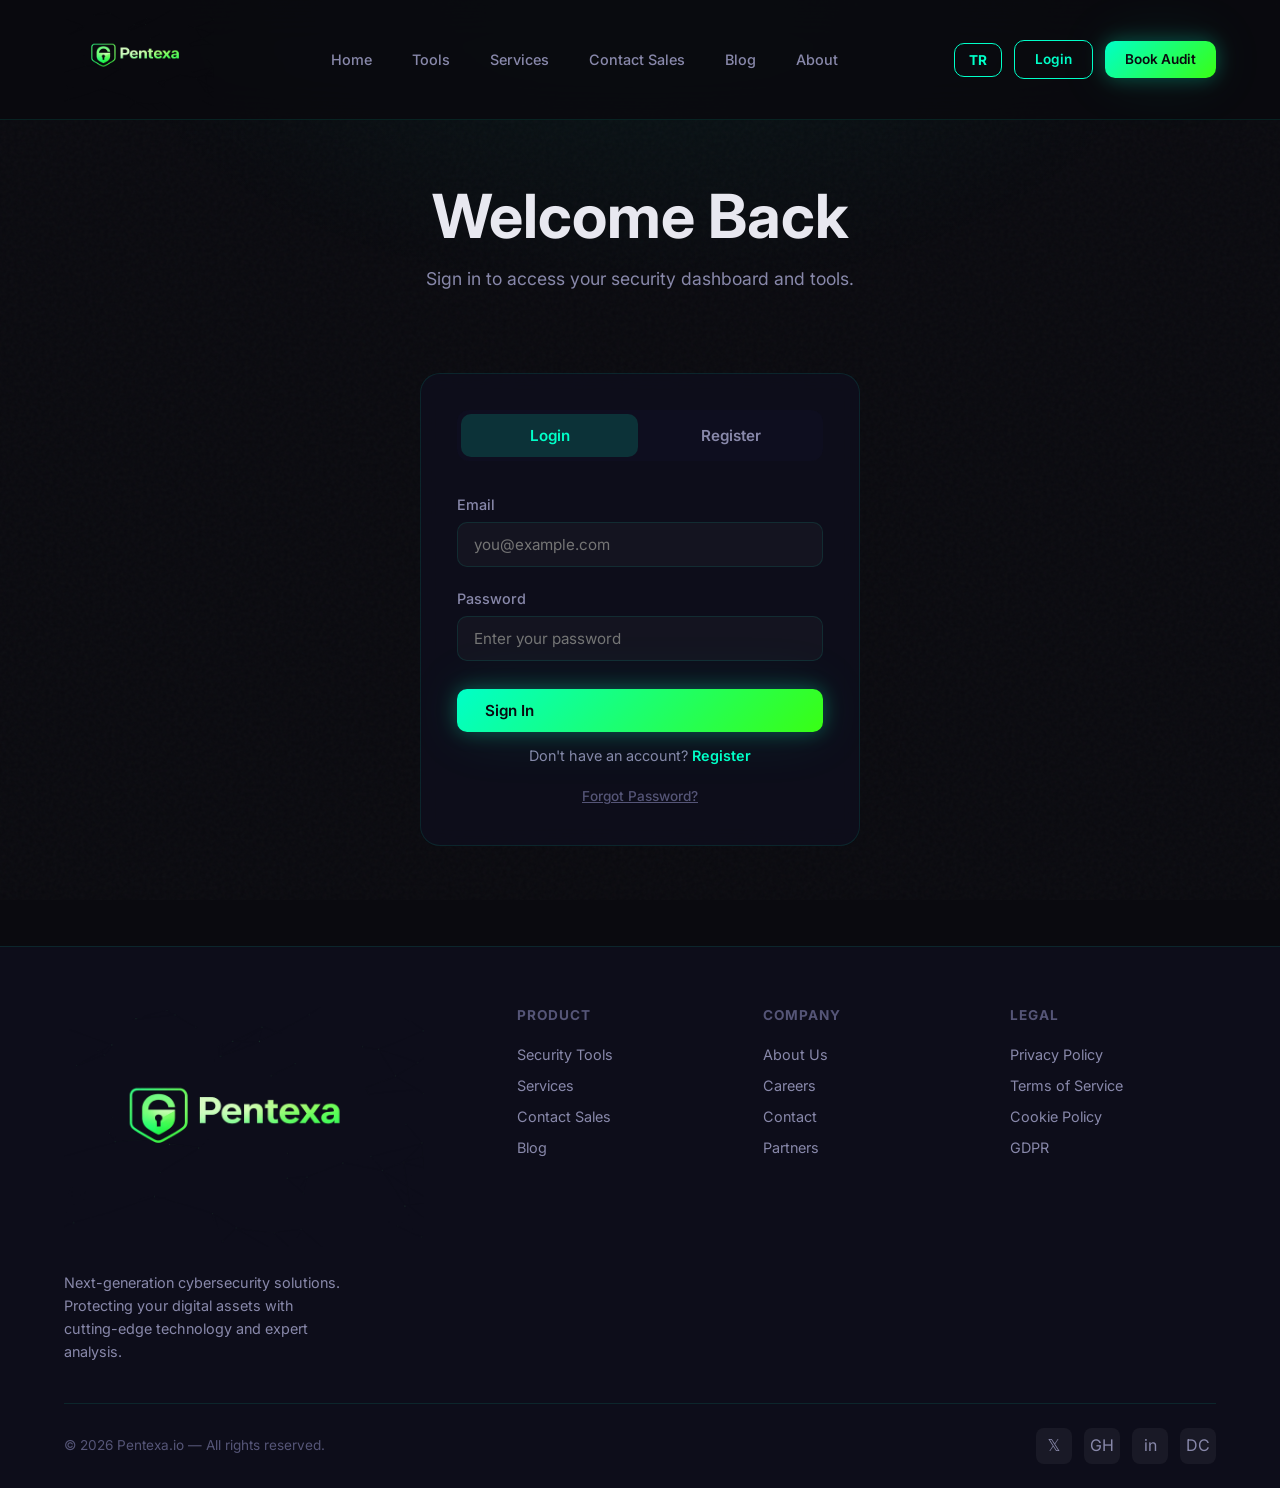
<file: auth.html>
<!DOCTYPE html>
<html lang="en">

<head>
    <meta charset="UTF-8">
    <meta name="viewport" content="width=device-width, initial-scale=1.0">
    <meta name="description" content="Login or register for Pentexa — access security tools, dashboards, and more.">
    <title>Login / Register — Pentexa</title>
    <link rel="stylesheet" href="css/styles.css">
    <link rel="icon" type="image/png" href="logo.png">
    <meta property="og:title" content="Pentexa">
    <meta property="og:description" content="Pentexa — Cybersecurity and penetration testing platform.">
    <meta property="og:type" content="website">
</head>

<body>
    <div class="page-header">
        <h1 data-i18n="authPage.title" data-i18n-html>Welcome <span class="gradient-text">Back</span></h1>
        <p data-i18n="authPage.desc">Sign in to access your security dashboard and tools.</p>
    </div>

    <section class="section" style="padding-top: 20px;" aria-label="Authentication">
        <div class="container">
            <div style="max-width: 440px; margin: 0 auto;">
                <div class="card" style="padding: 36px;">
                    <!-- Tabs -->
                    <div class="auth-tabs">
                        <button class="auth-tab active" id="loginTab" type="button"
                            data-i18n="auth.loginTab">Login</button>
                        <button class="auth-tab" id="registerTab" type="button"
                            data-i18n="auth.registerTab">Register</button>
                    </div>

                    <!-- Login Form -->
                    <form id="loginForm" class="auth-form active" novalidate>
                        <div class="form-group">
                            <label for="loginEmail" data-i18n="auth.email">Email</label>
                            <input type="email" id="loginEmail" class="form-input" placeholder="you@example.com"
                                autocomplete="email" required aria-required="true">
                        </div>
                        <div class="form-group">
                            <label for="loginPassword" data-i18n="auth.password">Password</label>
                            <input type="password" id="loginPassword" class="form-input" autocomplete="current-password"
                                placeholder="Enter your password" required aria-required="true">
                        </div>
                        <button type="submit" class="btn btn-primary" style="width:100%; margin-top: 8px;"
                            data-i18n="auth.signIn">Sign In</button>

                        <p
                            style="text-align: center; margin-top: 12px; font-size: 0.9rem; color: var(--text-secondary);">
                            <span data-i18n="auth.noAccount">Don't have an account?</span>
                            <a href="#" id="switchToRegister" style="color: var(--cyan); font-weight: 600;"
                                data-i18n="auth.registerTab">Register</a>
                        </p>

                        <div style="text-align: center; margin-top: 16px;">
                            <button type="button" onclick="showForgotPassword()"
                                style="background: transparent; border: none; color: var(--text-muted); font-size: 0.85rem; font-weight: 500; cursor: pointer; text-decoration: underline; transition: color 0.2s;"
                                onmouseover="this.style.color='var(--cyan)'"
                                onmouseout="this.style.color='var(--text-muted)'" data-i18n="auth.forgotPw">Forgot
                                Password?</button>
                        </div>
                    </form>

                    <!-- Register Form -->
                    <form id="registerForm" class="auth-form" novalidate>
                        <div class="form-group">
                            <label for="regName" data-i18n="auth.fullName">Full Name</label>
                            <input type="text" id="regName" class="form-input" placeholder="John Doe" required
                                autocomplete="name" aria-required="true">
                        </div>
                        <div class="form-group">
                            <label for="regEmail" data-i18n="auth.email">Email</label>
                            <input type="email" id="regEmail" class="form-input" placeholder="you@example.com" required
                                autocomplete="email" aria-required="true">
                        </div>
                        <div class="form-group">
                            <label for="regPassword" data-i18n="auth.password">Password</label>
                            <input type="password" id="regPassword" class="form-input" autocomplete="new-password"
                                data-i18n-placeholder="auth.minChars" placeholder="Min. 6 characters" required
                                aria-required="true">
                            <div class="password-strength">
                                <div class="password-strength-bar" id="strengthBar"></div>
                            </div>
                        </div>
                        <div class="form-group">
                            <label for="regConfirm" data-i18n="auth.confirmPassword">Confirm Password</label>
                            <input type="password" id="regConfirm" class="form-input" autocomplete="new-password"
                                data-i18n-placeholder="auth.repeatPw" placeholder="Repeat your password" required
                                aria-required="true">
                        </div>
                        <button type="submit" class="btn btn-primary" style="width:100%; margin-top: 8px;"
                            data-i18n="auth.createAccount">Create Account</button>
                        <p
                            style="text-align: center; margin-top: 12px; font-size: 0.9rem; color: var(--text-secondary);">
                            <span data-i18n="auth.hasAccount">Already have an account?</span>
                            <a href="#" id="switchToLogin" style="color: var(--cyan); font-weight: 600;"
                                data-i18n="auth.loginTab">Login</a>
                        </p>
                    </form>
                </div>
            </div>
        </div>
        </div>
    </section>

    <!-- Forgot Password Modal -->
    <div class="modal-overlay" id="forgotModal">
        <div class="modal" style="max-width: 400px; padding: 32px; text-align: center;">
            <button class="modal-close" onclick="closeForgotPassword()">&times;</button>
            <div style="font-size: 3rem; margin-bottom: 16px;">🔑</div>
            <h2 style="margin-bottom: 8px;" data-i18n="auth.forgotTitle">Reset Password</h2>
            <p style="color: var(--text-secondary); margin-bottom: 24px; font-size: 0.9rem;"
                data-i18n="auth.forgotDesc">Enter your email address and we'll send you a link to reset your password.
            </p>

            <form id="forgotForm" onsubmit="handleForgotPw(event)" style="text-align: left;">
                <div class="form-group">
                    <label for="forgotEmail" data-i18n="auth.email">Email</label>
                    <input type="email" id="forgotEmail" class="form-input" placeholder="you@example.com" required
                        aria-required="true">
                </div>
                <button type="submit" id="forgotBtn" class="btn btn-primary btn-glow"
                    style="width: 100%; justify-content: center; margin-top: 8px;">
                    <span data-i18n="auth.sendReset">Send Reset Link</span>
                </button>
            </form>
        </div>
    </div>

    <script src="js/i18n.js"></script>
    <script src="js/app.js"></script>
    <script src="js/products.js"></script>
    <script src="js/auth.js"></script>
    <script src="js/animations.js"></script>
</body>

</html>
</file>
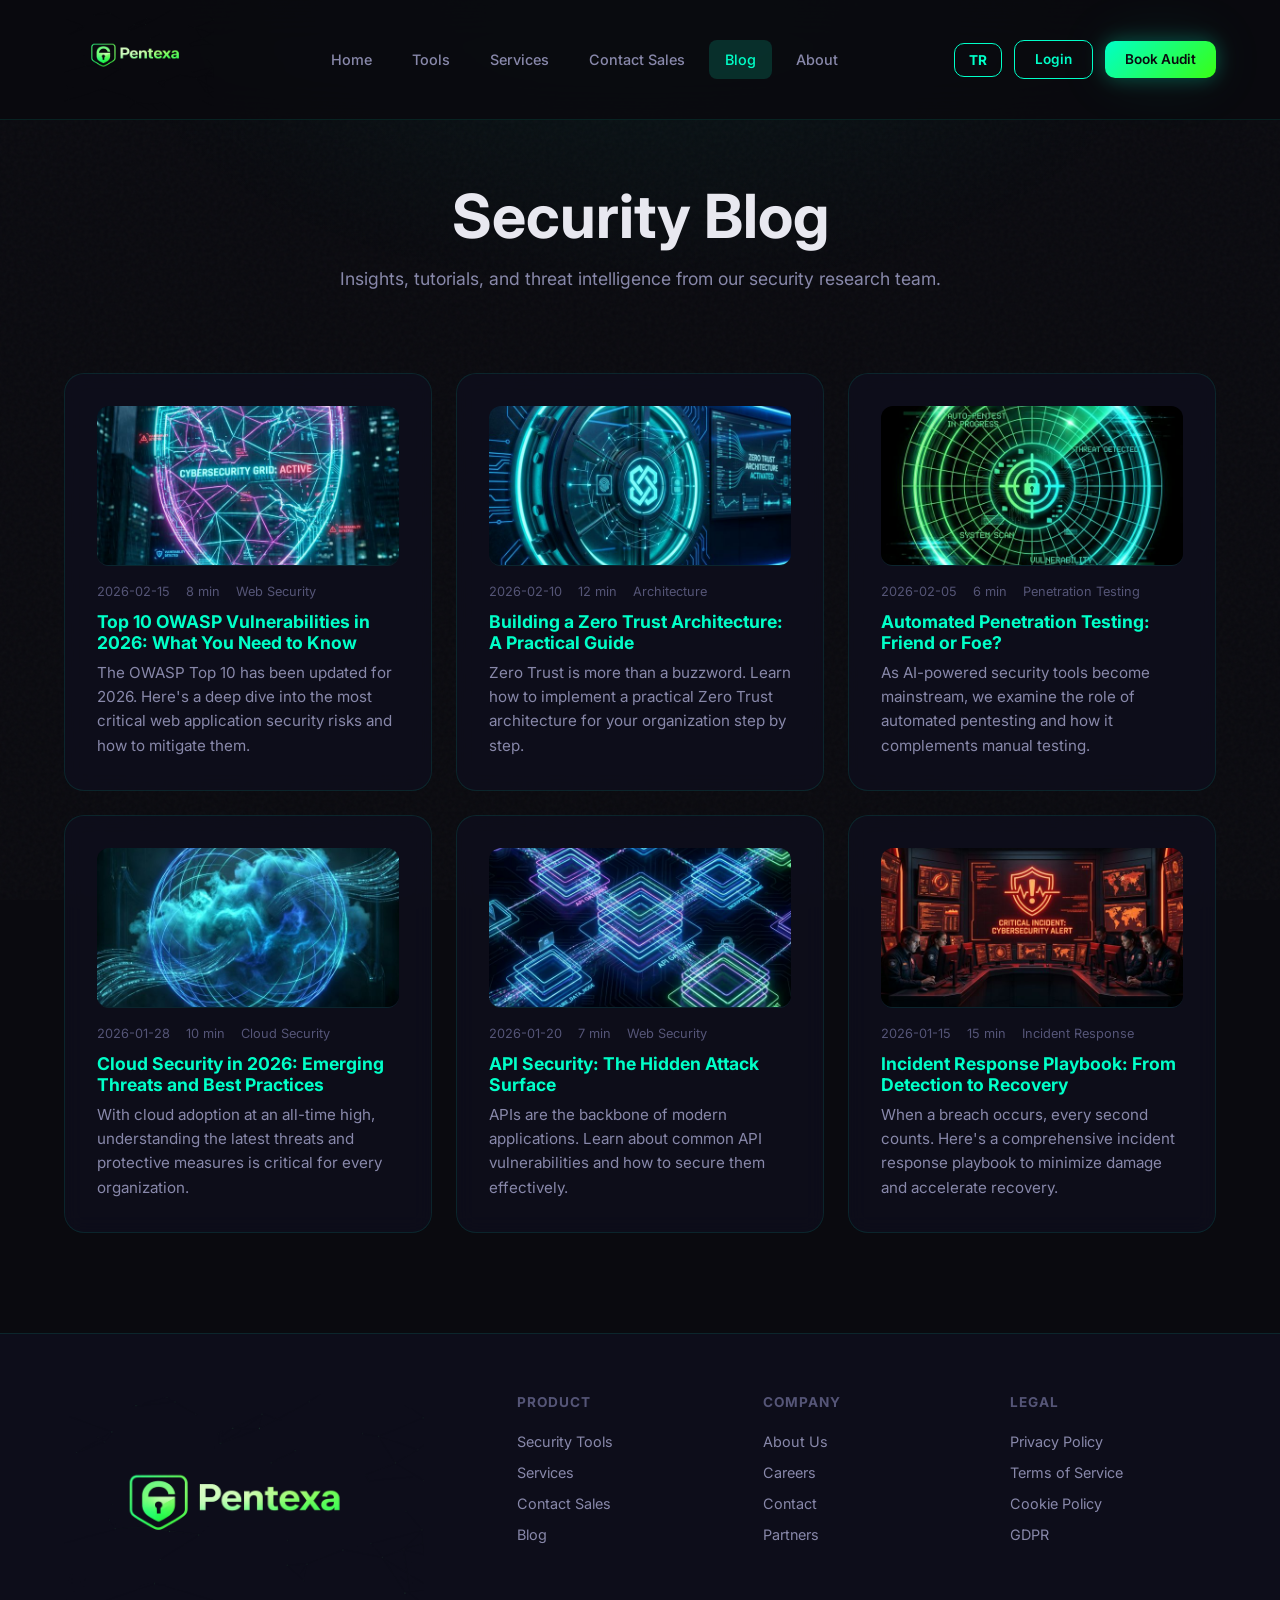
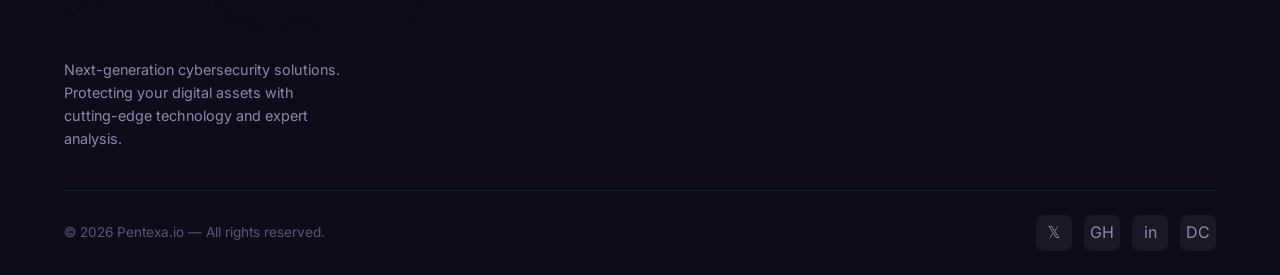
<file: blog.html>
<!DOCTYPE html>
<html lang="en">

<head>
    <meta charset="UTF-8">
    <meta name="viewport" content="width=device-width, initial-scale=1.0">
    <meta name="description"
        content="Pentexa Blog — cybersecurity insights, tutorials, threat intelligence, and security best practices.">
    <title>Blog — Pentexa</title>
    <link rel="stylesheet" href="css/styles.css">
  <link rel="icon" type="image/png" href="logo.png">
  <meta property="og:title" content="Pentexa">
  <meta property="og:description" content="Pentexa — Cybersecurity and penetration testing platform.">
  <meta property="og:type" content="website">
</head>

<body>
    <div class="page-header">
        <h1 data-i18n="blogPage.title" data-i18n-html>Security <span class="gradient-text">Blog</span></h1>
        <p data-i18n="blogPage.desc">Insights, tutorials, and threat intelligence from our security research team.</p>
    </div>

    <section class="section" style="padding-top: 20px;" aria-label="Blog posts">
        <div class="container">
            <div class="grid grid-3" id="blogGrid"></div>
        </div>
    </section>

    <script src="js/i18n.js"></script>
    <script src="js/app.js"></script>
    <script src="js/products.js"></script>
    <script src="js/blog.js"></script>
    <script src="js/animations.js"></script>
</body>

</html>
</file>
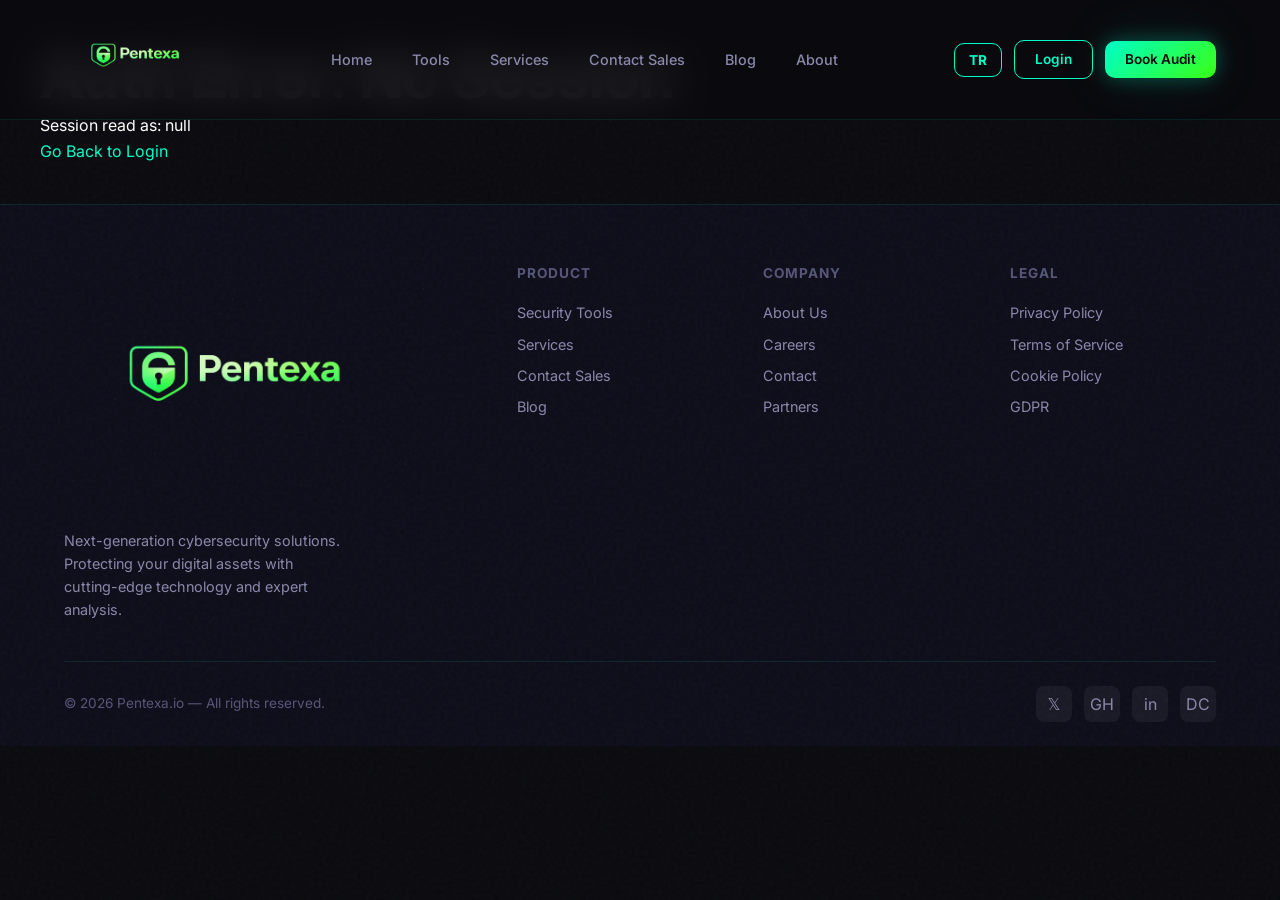
<file: dashboard.html>
<!DOCTYPE html>
<html lang="en">

<head>
    <meta charset="UTF-8">
    <meta name="viewport" content="width=device-width, initial-scale=1.0">
    <meta name="description" content="Pentexa User Dashboard — manage your tools, services, and profile.">
    <title>Dashboard — Pentexa</title>
    <link rel="stylesheet" href="css/styles.css">
    <style>
        /* ===== Dashboard Layout ===== */
        .dash-layout {
            display: grid;
            grid-template-columns: 240px 1fr;
            gap: 0;
            min-height: 100vh;
            padding-top: 80px;
        }

        @media (max-width: 900px) {
            .dash-layout {
                grid-template-columns: 1fr;
            }

            .dash-sidebar {
                display: none;
            }

            .dash-main {
                padding: 20px 16px;
            }
        }

        .dash-sidebar {
            background: var(--bg-card, #12131a);
            border-right: 1px solid var(--border-glass, rgba(255, 255, 255, 0.06));
            padding: 24px 16px;
            position: sticky;
            top: 80px;
            height: calc(100vh - 80px);
            overflow-y: auto;
        }

        .dash-sidebar .user-block {
            text-align: center;
            padding: 0 0 20px;
            border-bottom: 1px solid var(--border-glass, rgba(255, 255, 255, 0.06));
            margin-bottom: 16px;
        }

        .dash-sidebar .user-avatar {
            width: 56px;
            height: 56px;
            border-radius: 50%;
            background: linear-gradient(135deg, #00ffc8, #00b4d8);
            display: flex;
            align-items: center;
            justify-content: center;
            font-size: 1.4rem;
            font-weight: 800;
            color: #0a0a0f;
            margin: 0 auto 10px;
        }

        .dash-sidebar .user-name {
            font-weight: 600;
            font-size: 0.95rem;
            color: var(--text-primary, #e8e8e8);
        }

        .dash-sidebar .user-role {
            font-size: 0.8rem;
            color: var(--text-muted, #666);
        }

        .dash-sidebar a {
            display: block;
            padding: 10px 14px;
            border-radius: 8px;
            color: var(--text-secondary, #aaa);
            text-decoration: none;
            font-size: 0.9rem;
            margin-bottom: 4px;
            transition: all 0.2s;
        }

        .dash-sidebar a:hover {
            background: rgba(0, 255, 200, 0.05);
            color: var(--cyan, #00ffc8);
        }

        .dash-sidebar a.active {
            background: rgba(0, 255, 200, 0.08);
            color: var(--cyan, #00ffc8);
            font-weight: 600;
        }

        .dash-sidebar .logout-link {
            color: #ff3366;
            margin-top: 20px;
            padding-top: 16px;
            border-top: 1px solid var(--border-glass, rgba(255, 255, 255, 0.06));
        }

        .dash-sidebar .logout-link:hover {
            background: rgba(255, 51, 102, 0.08);
        }

        .dash-main {
            padding: 32px 40px;
            max-width: 1100px;
        }

        .dash-tab {
            display: none;
        }

        .dash-tab.active {
            display: block;
        }

        /* Stats */
        .stats-grid {
            display: grid;
            grid-template-columns: repeat(auto-fit, minmax(200px, 1fr));
            gap: 20px;
            margin-bottom: 32px;
        }

        .stat-box {
            background: var(--bg-card, #12131a);
            border: 1px solid var(--border-glass, rgba(255, 255, 255, 0.06));
            border-radius: 12px;
            padding: 24px;
            transition: all 0.3s;
        }

        .stat-box:hover {
            transform: translateY(-4px);
            border-color: rgba(0, 255, 200, 0.3);
            box-shadow: 0 12px 40px rgba(0, 255, 200, 0.08);
        }

        .stat-box .s-icon {
            font-size: 1.6rem;
            margin-bottom: 12px;
        }

        .stat-box .s-val {
            font-size: 2rem;
            font-weight: 800;
            line-height: 1;
            margin-bottom: 4px;
        }

        .stat-box:nth-child(1) .s-val {
            color: var(--cyan, #00ffc8);
        }

        .stat-box:nth-child(2) .s-val {
            color: #39ff14;
        }

        .stat-box:nth-child(3) .s-val {
            color: #ff8c00;
        }

        .stat-box:nth-child(4) .s-val {
            color: #a855f7;
        }

        .stat-box .s-label {
            font-size: 0.85rem;
            color: var(--text-muted, #666);
        }

        .stat-box .s-trend {
            display: inline-flex;
            align-items: center;
            gap: 4px;
            font-size: 0.75rem;
            font-weight: 600;
            padding: 2px 8px;
            border-radius: 12px;
            margin-top: 8px;
        }

        .s-trend.up {
            background: rgba(57, 255, 20, 0.1);
            color: #39ff14;
        }

        .s-trend.down {
            background: rgba(255, 51, 102, 0.1);
            color: #ff3366;
        }

        /* Quick Actions */
        .quick-actions {
            display: grid;
            grid-template-columns: repeat(auto-fit, minmax(160px, 1fr));
            gap: 12px;
            margin-bottom: 32px;
        }

        .qa-btn {
            display: flex;
            align-items: center;
            gap: 10px;
            padding: 16px 20px;
            background: var(--bg-card, #12131a);
            border: 1px solid var(--border-glass, rgba(255, 255, 255, 0.06));
            border-radius: 8px;
            color: var(--text-primary, #e8e8e8);
            font-size: 0.9rem;
            font-weight: 500;
            cursor: pointer;
            transition: all 0.3s;
            text-decoration: none;
        }

        .qa-btn:hover {
            background: rgba(0, 255, 200, 0.05);
            border-color: var(--cyan, #00ffc8);
            color: var(--cyan, #00ffc8);
            transform: translateY(-2px);
        }

        /* Two column grid */
        .grid-2col {
            display: grid;
            grid-template-columns: 1fr 1fr;
            gap: 24px;
            margin-bottom: 24px;
        }

        @media (max-width: 900px) {
            .grid-2col {
                grid-template-columns: 1fr;
            }
        }

        .widget {
            background: var(--bg-card, #12131a);
            border: 1px solid var(--border-glass, rgba(255, 255, 255, 0.06));
            border-radius: 12px;
            padding: 24px;
        }

        .widget h3 {
            margin-bottom: 8px;
        }

        .widget .subtitle {
            color: var(--text-muted, #666);
            font-size: 0.85rem;
            margin-bottom: 16px;
        }

        /* Score Ring */
        .score-wrap {
            display: flex;
            flex-direction: column;
            align-items: center;
            padding: 20px;
        }

        .score-svg {
            width: 140px;
            height: 140px;
            transform: rotate(-90deg);
        }

        .score-svg circle {
            fill: none;
            stroke-width: 8;
            stroke-linecap: round;
        }

        .score-svg .bg-r {
            stroke: rgba(255, 255, 255, 0.05);
        }

        .score-svg .fg-r {
            stroke: var(--cyan, #00ffc8);
            stroke-dasharray: 408;
            stroke-dashoffset: 408;
            transition: stroke-dashoffset 1.5s cubic-bezier(0.4, 0, 0.2, 1);
            filter: drop-shadow(0 0 6px rgba(0, 255, 200, 0.4));
        }

        .score-center {
            margin-top: -100px;
            text-align: center;
            position: relative;
        }

        .score-num {
            font-size: 2.4rem;
            font-weight: 800;
            color: var(--cyan, #00ffc8);
        }

        .score-out {
            font-size: 0.8rem;
            color: var(--text-muted, #666);
        }

        .score-status {
            margin-top: 60px;
            font-size: 0.9rem;
            font-weight: 600;
            color: var(--cyan, #00ffc8);
        }

        /* Vuln bars */
        .vuln-row {
            margin-bottom: 16px;
        }

        .vuln-head {
            display: flex;
            justify-content: space-between;
            margin-bottom: 6px;
            font-size: 0.85rem;
        }

        .vuln-head .vl {
            color: var(--text-secondary, #aaa);
        }

        .vuln-head .vc {
            font-weight: 600;
        }

        .vuln-track {
            height: 8px;
            background: rgba(255, 255, 255, 0.05);
            border-radius: 4px;
            overflow: hidden;
        }

        .vuln-fill {
            height: 100%;
            border-radius: 4px;
            width: 0;
            transition: width 1s cubic-bezier(0.4, 0, 0.2, 1);
        }

        /* Scan Chart */
        .chart-area {
            display: flex;
            align-items: flex-end;
            gap: 6px;
            height: 120px;
            padding: 16px 0;
        }

        .bar-col {
            flex: 1;
            display: flex;
            flex-direction: column;
            align-items: center;
            gap: 6px;
            height: 100%;
        }

        .bar-col .spacer {
            flex: 1;
        }

        .bar-col .bar {
            width: 100%;
            background: linear-gradient(135deg, #00ffc8, #00b4d8);
            border-radius: 4px 4px 0 0;
            min-height: 4px;
            transition: height 1s cubic-bezier(0.4, 0, 0.2, 1);
            opacity: 0.7;
        }

        .bar-col .bar:hover {
            opacity: 1;
            box-shadow: 0 0 12px rgba(0, 255, 200, 0.3);
        }

        .bar-col .day {
            font-size: 0.7rem;
            color: var(--text-muted, #666);
        }

        /* Activity */
        .activity-list {
            list-style: none;
            padding: 0;
            margin: 0;
        }

        .act-item {
            display: flex;
            align-items: flex-start;
            gap: 14px;
            padding: 14px 0;
            border-bottom: 1px solid var(--border-glass, rgba(255, 255, 255, 0.06));
        }

        .act-item:last-child {
            border-bottom: none;
        }

        .act-dot {
            width: 10px;
            height: 10px;
            border-radius: 50%;
            margin-top: 6px;
            flex-shrink: 0;
        }

        .act-dot.green {
            background: #00ffc8;
            box-shadow: 0 0 8px rgba(0, 255, 200, 0.4);
        }

        .act-dot.orange {
            background: #ff8c00;
            box-shadow: 0 0 8px rgba(255, 140, 0, 0.4);
        }

        .act-dot.purple {
            background: #a855f7;
            box-shadow: 0 0 8px rgba(168, 85, 247, 0.4);
        }

        .act-dot.red {
            background: #ff3366;
            box-shadow: 0 0 8px rgba(255, 51, 102, 0.4);
        }

        .act-text {
            font-size: 0.9rem;
            color: var(--text-primary, #e8e8e8);
            margin-bottom: 2px;
        }

        .act-time {
            font-size: 0.8rem;
            color: var(--text-muted, #666);
        }

        /* Tool Cards */
        .tools-grid {
            display: grid;
            grid-template-columns: repeat(auto-fit, minmax(280px, 1fr));
            gap: 20px;
        }

        .tool-card {
            background: var(--bg-card, #12131a);
            border: 1px solid var(--border-glass, rgba(255, 255, 255, 0.06));
            border-radius: 12px;
            padding: 24px;
            transition: all 0.3s;
        }

        .tool-card:hover {
            border-color: rgba(0, 255, 200, 0.3);
            transform: translateY(-3px);
            box-shadow: 0 10px 30px rgba(0, 255, 200, 0.05);
        }

        .tool-head {
            display: flex;
            align-items: center;
            gap: 12px;
            margin-bottom: 12px;
        }

        .tool-icon {
            width: 42px;
            height: 42px;
            border-radius: 10px;
            background: rgba(0, 255, 200, 0.08);
            display: flex;
            align-items: center;
            justify-content: center;
            font-size: 1.2rem;
        }

        .tool-status {
            display: inline-flex;
            align-items: center;
            gap: 4px;
            padding: 3px 10px;
            border-radius: 12px;
            font-size: 0.7rem;
            font-weight: 600;
        }

        .tool-status.on {
            background: rgba(57, 255, 20, 0.1);
            color: #39ff14;
        }

        .tool-status.off {
            background: rgba(255, 255, 255, 0.05);
            color: var(--text-muted, #666);
        }

        /* Notifications */
        .notif-item {
            display: flex;
            align-items: center;
            gap: 12px;
            padding: 14px 16px;
            background: rgba(255, 255, 255, 0.02);
            border-radius: 8px;
            margin-bottom: 8px;
            border-left: 3px solid transparent;
        }

        .notif-item.unread {
            border-left-color: var(--cyan, #00ffc8);
            background: rgba(0, 255, 200, 0.02);
        }

        .notif-item .ni-icon {
            font-size: 1.2rem;
        }

        .notif-item .ni-text {
            flex: 1;
            font-size: 0.9rem;
        }

        .notif-item .ni-time {
            font-size: 0.75rem;
            color: var(--text-muted, #666);
            white-space: nowrap;
        }

        /* Profile */
        .profile-top {
            display: flex;
            align-items: center;
            gap: 24px;
            margin-bottom: 32px;
            padding-bottom: 24px;
            border-bottom: 1px solid var(--border-glass, rgba(255, 255, 255, 0.06));
        }

        .profile-avatar-big {
            width: 80px;
            height: 80px;
            border-radius: 50%;
            background: linear-gradient(135deg, #00ffc8, #00b4d8);
            display: flex;
            align-items: center;
            justify-content: center;
            font-size: 2rem;
            font-weight: 800;
            color: #0a0a0f;
            flex-shrink: 0;
        }

        .profile-badge {
            display: inline-flex;
            align-items: center;
            gap: 4px;
            padding: 4px 12px;
            border-radius: 20px;
            font-size: 0.75rem;
            font-weight: 600;
            margin-top: 6px;
        }

        .profile-badge.admin {
            background: rgba(168, 85, 247, 0.15);
            color: #a855f7;
        }

        .profile-badge.member {
            background: rgba(0, 255, 200, 0.08);
            color: #00ffc8;
        }

        .form-row {
            display: grid;
            grid-template-columns: 1fr 1fr;
            gap: 20px;
        }

        @media (max-width: 600px) {
            .form-row {
                grid-template-columns: 1fr;
            }
        }

        /* Toast */
        .toast-box {
            position: fixed;
            top: 24px;
            right: 24px;
            z-index: 9999;
        }

        .toast-msg {
            background: var(--bg-card, #12131a);
            border: 1px solid var(--cyan, #00ffc8);
            color: var(--text-primary, #e8e8e8);
            padding: 14px 24px;
            border-radius: 10px;
            margin-bottom: 8px;
            font-size: 0.9rem;
            animation: toastSlide 0.3s ease;
        }

        .toast-msg.error {
            border-color: #ff3366;
        }

        @keyframes toastSlide {
            from {
                transform: translateX(100%);
                opacity: 0;
            }

            to {
                transform: translateX(0);
                opacity: 1;
            }
        }
    </style>
    <link rel="icon" type="image/png" href="logo.png">
    <meta property="og:title" content="Pentexa">
    <meta property="og:description" content="Pentexa — Cybersecurity and penetration testing platform.">
    <meta property="og:type" content="website">
</head>

<body>
    <div class="toast-box" id="toastBox"></div>

    <div class="dash-layout" id="dashContent" style="display:none;">
        <!-- Sidebar -->
        <aside class="dash-sidebar">
            <div class="user-block">
                <div class="user-avatar" id="sideAvatar">A</div>
                <div class="user-name" id="sideName">User</div>
                <div class="user-role" id="sideRole">Member</div>
            </div>
            <a href="#" class="active" onclick="switchTab(this,'tab-overview'); return false;"
                data-i18n="dash.sidebar.overview">📊 Overview</a>
            <a href="#" onclick="switchTab(this,'tab-tools'); return false;" data-i18n="dash.sidebar.tools">🔧 Saved
                Tools</a>
            <a href="#" onclick="switchTab(this,'tab-services'); return false;" data-i18n="dash.sidebar.services">📋 My
                Services</a>
            <a href="#" onclick="switchTab(this,'tab-notif'); return false;" data-i18n="dash.sidebar.notif">🔔
                Notifications</a>
            <a href="#" onclick="switchTab(this,'tab-profile'); return false;" data-i18n="dash.sidebar.profile">👤
                Profile</a>
            <a href="#" class="logout-link" onclick="doLogout(); return false;" data-i18n="dash.sidebar.logout">🚪
                Logout</a>
        </aside>

        <!-- Main Content -->
        <main class="dash-main">
            <!-- OVERVIEW TAB -->
            <div id="tab-overview" class="dash-tab active">
                <h1 id="welcomeHeader"><span data-i18n="dash.welcomeText">Welcome back, </span><span
                        style="background:linear-gradient(135deg,#00ffc8,#00b4d8);-webkit-background-clip:text;background-clip:text;-webkit-text-fill-color:transparent;"
                        id="welcomeName">User</span></h1>
                <p style="color:var(--text-secondary,#aaa);margin-bottom:28px;" data-i18n="dash.welcomeDesc">Here's an
                    overview of your security dashboard.</p>

                <div class="quick-actions">
                    <a href="tools.html" class="qa-btn"><span>🔍</span> <span data-i18n="dash.qa.newScan">New
                            Scan</span></a>
                    <a href="tools.html" class="qa-btn"><span>🛡️</span> <span data-i18n="dash.qa.browseTools">Browse
                            Tools</span></a>
                    <a href="services.html#quote" class="qa-btn"><span>📋</span> <span
                            data-i18n="dash.qa.requestAudit">Request Audit</span></a>
                    <a href="services.html#quote" class="qa-btn"><span>⚡</span> <span
                            data-i18n="nav.contactSales">Contact Sales</span></a>
                </div>

                <div class="stats-grid">
                    <div class="stat-box">
                        <div class="s-icon">🔧</div>
                        <div class="s-val">0</div>
                        <div class="s-label" data-i18n="dash.stat.activeTools">Active Tools</div>
                        <div class="s-trend"><span data-i18n="dash.stat.noData">-</span></div>
                    </div>
                    <div class="stat-box">
                        <div class="s-icon">📊</div>
                        <div class="s-val">0</div>
                        <div class="s-label" data-i18n="dash.stat.scansRun">Scans Run</div>
                        <div class="s-trend"><span data-i18n="dash.stat.noData">-</span></div>
                    </div>
                    <div class="stat-box">
                        <div class="s-icon">⚠️</div>
                        <div class="s-val">0</div>
                        <div class="s-label" data-i18n="dash.stat.issuesFound">Issues Found</div>
                        <div class="s-trend"><span data-i18n="dash.stat.noData">-</span></div>
                    </div>
                    <div class="stat-box">
                        <div class="s-icon">📄</div>
                        <div class="s-val">0</div>
                        <div class="s-label" data-i18n="dash.stat.reportsGenerated">Reports Generated</div>
                        <div class="s-trend"><span data-i18n="dash.stat.noData">-</span></div>
                    </div>
                </div>

                <div class="grid-2col">
                    <!-- Security Score -->
                    <div class="widget">
                        <h3 data-i18n="dash.score.title">🛡️ Security Score</h3>
                        <p class="subtitle" data-i18n="dash.score.desc">Overall security posture assessment</p>
                        <div class="score-wrap">
                            <svg class="score-svg" viewBox="0 0 140 140">
                                <circle class="bg-r" cx="70" cy="70" r="65" />
                                <circle class="fg-r" id="scoreRing" cx="70" cy="70" r="65" />
                            </svg>
                            <div class="score-center">
                                <span class="score-num" id="scoreVal">0</span>
                                <span class="score-out">/ 100</span>
                            </div>
                            <div class="score-status" id="scoreStatus" data-i18n="dash.score.calculating">Calculating...
                            </div>
                        </div>
                    </div>

                    <!-- Vulnerability Breakdown -->
                    <div class="widget">
                        <h3 data-i18n="dash.vuln.title">🔍 Vulnerability Breakdown</h3>
                        <p class="subtitle" data-i18n="dash.vuln.desc">Issues by severity level</p>
                        <div class="vuln-row">
                            <div class="vuln-head"><span class="vl" data-i18n="dash.vuln.critical">🔴
                                    Critical</span><span class="vc" style="color:#ff3366">1</span></div>
                            <div class="vuln-track">
                                <div class="vuln-fill" id="vCrit" style="background:#ff3366"></div>
                            </div>
                        </div>
                        <div class="vuln-row">
                            <div class="vuln-head"><span class="vl" data-i18n="dash.vuln.high">🟠 High</span><span
                                    class="vc" style="color:#ff8c00">3</span></div>
                            <div class="vuln-track">
                                <div class="vuln-fill" id="vHigh" style="background:#ff8c00"></div>
                            </div>
                        </div>
                        <div class="vuln-row">
                            <div class="vuln-head"><span class="vl" data-i18n="dash.vuln.medium">🟡 Medium</span><span
                                    class="vc" style="color:#ffd700">4</span></div>
                            <div class="vuln-track">
                                <div class="vuln-fill" id="vMed" style="background:#ffd700"></div>
                            </div>
                        </div>
                        <div class="vuln-row">
                            <div class="vuln-head"><span class="vl" data-i18n="dash.vuln.low">🔵 Low</span><span
                                    class="vc" style="color:#00ffc8">3</span></div>
                            <div class="vuln-track">
                                <div class="vuln-fill" id="vLow" style="background:#00ffc8"></div>
                            </div>
                        </div>
                        <div class="vuln-row">
                            <div class="vuln-head"><span class="vl" data-i18n="dash.vuln.info">🟣 Info</span><span
                                    class="vc" style="color:#a855f7">1</span></div>
                            <div class="vuln-track">
                                <div class="vuln-fill" id="vInfo" style="background:#a855f7"></div>
                            </div>
                        </div>
                    </div>
                </div>

                <div class="grid-2col">
                    <!-- Scan History Chart -->
                    <div class="widget">
                        <h3 data-i18n="dash.history.title">📈 Scan History</h3>
                        <p class="subtitle" data-i18n="dash.history.desc">Last 7 days</p>
                        <div class="chart-area" id="chartArea"></div>
                    </div>

                    <!-- Recent Activity -->
                    <div class="widget">
                        <h3 data-i18n="dash.activity.title">Recent Activity</h3>
                        <div style="text-align:center;padding:30px 20px;color:var(--text-muted);">
                            <div style="font-size:2rem;margin-bottom:12px;">💤</div>
                            <span data-i18n="dash.act.empty">No recent activity detected.</span>
                        </div>
                    </div>
                </div>
            </div>

            <!-- TOOLS TAB -->
            <div id="tab-tools" class="dash-tab">
                <h2><span data-i18n="dash.tools.title">Saved</span> <span style="color:var(--cyan,#00ffc8)"
                        data-i18n="dash.tools.titleCyan">Tools</span></h2>
                <p style="color:var(--text-muted,#666);margin-bottom:24px;" data-i18n="dash.tools.desc">Your active
                    security tools and modules</p>
                <div class="tools-grid" id="toolsGrid"></div>
            </div>

            <!-- SERVICES TAB -->
            <div id="tab-services" class="dash-tab">
                <h2><span data-i18n="dash.services.title">My</span> <span style="color:var(--cyan,#00ffc8)"
                        data-i18n="dash.services.titleCyan">Services</span></h2>
                <p style="color:var(--text-muted,#666);margin-bottom:24px;" data-i18n="dash.services.desc">Manage your
                    active subscriptions and discover new tools</p>
                <div class="tools-grid" id="servicesGridDash"></div>
            </div>

            <!-- NOTIFICATIONS TAB -->
            <div id="tab-notif" class="dash-tab">
                <h2>🔔 <span style="color:var(--cyan,#00ffc8)" data-i18n="dash.notif.titleCyan">Notifications</span>
                </h2>
                <p style="color:var(--text-muted,#666);margin-bottom:24px;" data-i18n="dash.notif.desc">Stay updated on
                    your security events</p>
                <div class="widget" style="padding:40px 16px;text-align:center;">
                    <div style="font-size:2rem;margin-bottom:12px;">📭</div>
                    <div style="color:var(--text-muted);" data-i18n="dash.notif.empty">You have no new notifications.
                    </div>
                </div>
            </div>

            <!-- PROFILE TAB -->
            <div id="tab-profile" class="dash-tab">
                <h2><span data-i18n="dash.profile.title">Profile</span> <span style="color:var(--cyan,#00ffc8)"
                        data-i18n="dash.profile.titleCyan">Settings</span></h2>
                <div class="widget" style="margin-top:24px;">
                    <div class="profile-top">
                        <div class="profile-avatar-big" id="profAvatar">A</div>
                        <div>
                            <h3 id="profName">Admin</h3>
                            <p style="color:var(--text-muted,#666);font-size:0.9rem;" id="profEmail">admin@pentexa.io
                            </p>
                            <span class="profile-badge member" id="profBadge">👤 Member</span>
                        </div>
                    </div>
                    <form id="profForm" onsubmit="return saveProfile(event)">
                        <div class="form-row">
                            <div class="form-group">
                                <label for="inputName" data-i18n="dash.profile.name">Full Name</label>
                                <input type="text" id="inputName" class="form-input" required autocomplete="name">
                            </div>
                            <div class="form-group">
                                <label for="inputEmail" data-i18n="dash.profile.email">Email</label>
                                <input type="email" id="inputEmail" class="form-input" required autocomplete="email">
                            </div>
                        </div>
                        <div class="form-group">
                            <label data-i18n="dash.profile.accType">Account Type</label>
                            <input type="text" class="form-input" id="inputRole" disabled
                                style="opacity:0.6;cursor:not-allowed;">
                        </div>
                        <div class="form-group">
                            <label data-i18n="dash.profile.memberSince">Member Since</label>
                            <input type="text" class="form-input" value="February 2026" disabled
                                style="opacity:0.6;cursor:not-allowed;">
                        </div>
                        <div style="display:flex;gap:12px;margin-top:8px;">
                            <button type="submit" class="btn btn-primary" data-i18n="dash.profile.save">Save
                                Changes</button>
                            <button type="button" class="btn btn-secondary"
                                onclick="if(confirm('Are you sure?')){doLogout();}"
                                data-i18n="dash.profile.delete">Delete Account</button>
                        </div>
                    </form>
                </div>
            </div>
        </main>
    </div>

    <!-- Checkout Modal -->
    <div class="modal-overlay" id="checkoutModal">
        <div class="modal" style="max-width: 400px; padding: 32px; text-align: center;">
            <button class="modal-close" onclick="closeCheckoutModal()">&times;</button>
            <div style="font-size: 3rem; margin-bottom: 16px;" id="checkoutIcon">🛒</div>
            <h2 style="margin-bottom: 8px;" id="checkoutTitle">Confirm Purchase</h2>
            <p style="color: var(--text-secondary); margin-bottom: 24px;" id="checkoutDesc">You are about to purchase
                this tool.</p>

            <div
                style="background: rgba(255,255,255,0.03); border: 1px solid var(--border-glass); border-radius: 8px; padding: 16px; margin-bottom: 24px; text-align: left;">
                <div style="display: flex; justify-content: space-between; margin-bottom: 8px;">
                    <span style="color: var(--text-muted)">Item:</span>
                    <strong id="checkoutItemName" style="color: var(--text-primary)">Tool Name</strong>
                </div>
                <div style="display: flex; justify-content: space-between;">
                    <span style="color: var(--text-muted)">Total:</span>
                    <strong id="checkoutPrice" style="color: var(--cyan)">$0</strong>
                </div>
            </div>

            <!-- Crypto Payment Section (Hidden for Free Tools) -->
            <div id="cryptoPaymentSection"
                style="display: none; background: rgba(0,255,200,0.05); border: 1px solid var(--cyan); border-radius: 8px; padding: 16px; margin-bottom: 24px; text-align: left;">
                <h4 style="margin-bottom: 12px; color: var(--cyan); display: flex; align-items: center; gap: 8px;">
                    <svg width="20" height="20" viewBox="0 0 24 24" fill="none" stroke="currentColor" stroke-width="2">
                        <rect x="2" y="5" width="20" height="14" rx="2" />
                        <path d="M2 10h20" />
                    </svg>
                    Cryptocurrency Payment
                </h4>
                <p style="font-size: 0.85rem; color: var(--text-secondary); margin-bottom: 12px;">Please send the exact
                    amount in <strong>USDT</strong>, <strong>TRX</strong>, or <strong>BTC</strong> to the address below
                    using the <strong>TRON (TRC20)</strong> network.</p>
                <div
                    style="background: rgba(0,0,0,0.4); padding: 12px; border-radius: 6px; font-family: monospace; font-size: 0.9rem; color: var(--text-primary); word-break: break-all; text-align: center; margin-bottom: 12px; border: 1px dashed rgba(255,255,255,0.2);">
                    TLgQNt3vy2Rk73h9uintu5TB7HTe673FsU
                </div>
                <div style="display: flex; justify-content: center; gap: 8px; font-size: 0.75rem;">
                    <span
                        style="background: rgba(255,255,255,0.1); padding: 4px 8px; border-radius: 4px; color: #aaa;">Network:
                        TRON (TRC20)</span>
                </div>
            </div>

            <button id="checkoutConfirmBtn" class="btn btn-primary btn-glow"
                style="width: 100%; justify-content: center;" onclick="confirmPurchase()">
                <span>Confirm Purchase</span>
            </button>
        </div>
    </div>

    <!-- Remove Modal -->
    <div class="modal-overlay" id="removeModal">
        <div class="modal" style="max-width: 400px; padding: 32px; text-align: center;">
            <button class="modal-close" onclick="closeRemoveModal()">&times;</button>
            <div style="font-size: 3rem; margin-bottom: 16px;">⚠️</div>
            <h2 style="margin-bottom: 8px;">Remove Tool?</h2>
            <p style="color: var(--text-secondary); margin-bottom: 24px;">Are you sure you want to remove <strong
                    id="removeToolName" style="color: var(--text-primary)"></strong> from your Saved Tools?</p>
            <p
                style="font-size: 0.85rem; color: var(--text-muted); margin-bottom: 24px; background: rgba(255,140,0,0.1); padding: 12px; border-radius: 8px; border: 1px solid rgba(255,140,0,0.2);">
                Don't worry, you can always reactivate it for free from the "My Services" tab.</p>

            <div style="display: flex; gap: 12px;">
                <button class="btn btn-sm btn-secondary" style="flex: 1; padding: 10px;"
                    onclick="closeRemoveModal()">Cancel</button>
                <button id="removeConfirmBtn" class="btn btn-sm btn-primary"
                    style="flex: 1; padding: 10px; background: #ff3366; border-color: #ff3366; color: #fff;"
                    onclick="confirmRemove()">Remove</button>
            </div>
        </div>
    </div>

    <!-- ============================================================ -->
    <!-- ALL CORE LOGIC INLINE — NO EXTERNAL DEPENDENCY                -->
    <!-- ============================================================ -->
    <script>
        /* =============================================
           STEP 1: AUTH CHECK — runs immediately
           ============================================= */
        (function authGate() {

            // Check localStorage session
            var session = null;
            try { session = JSON.parse(localStorage.getItem('pentexa_session')); }
            catch (e) { session = null; }

            // Fallback: check URL parameter (for file:// protocol)
            if (!session || !session.userId) {
                try {
                    var params = new URLSearchParams(window.location.search);
                    var uid = params.get('uid');
                    if (uid) {
                        session = { userId: uid };
                        // Save to localStorage for future use
                        localStorage.setItem('pentexa_session', JSON.stringify(session));
                    }
                } catch (e) { /* URLSearchParams not supported */ }
            }

            // No session at all → show debug instead of redirect
            if (!session || !session.userId) {
                document.body.innerHTML = '<div style="color:white; padding: 40px;"><h1>Auth Error: No Session</h1><p>Session read as: ' + JSON.stringify(session) + '</p><a href="auth.html">Go Back to Login</a></div>';
                return;
            }

            // Find user from session directly (since backend sets it)
            var found = session ? session.user : null;

            if (!found) {
                localStorage.removeItem('pentexa_session');
                localStorage.removeItem('pentexa_token');
                document.body.innerHTML = '<div style="color:white; padding: 40px;"><h1>Auth Error: User Not Found</h1><p>Session missing.</p><a href="auth.html">Go Back to Login</a></div>';
                return;
            }

            // Auth passed!
            window._dashUser = found;
        })();

        // If auth failed, stop everything
        if (!window._dashUser) {
            // Page will redirect, stop further execution
        } else {

            /* =============================================
               STEP 2: SHOW DASHBOARD
               ============================================= */
            document.getElementById('dashContent').style.display = '';

            /* =============================================
               STEP 3: HELPER FUNCTIONS
               ============================================= */
            function showToast(msg, type) {
                var box = document.getElementById('toastBox');
                if (!box) return;
                var el = document.createElement('div');
                el.className = 'toast-msg' + (type === 'error' ? ' error' : '');
                el.textContent = msg;
                box.appendChild(el);
                setTimeout(function () { if (el.parentNode) el.parentNode.removeChild(el); }, 3500);
            }

            function doLogout() {
                localStorage.removeItem('pentexa_session');
                showToast('Logged out');
                setTimeout(function () { window.location.href = 'index.html'; }, 500);
            }

            function switchTab(linkEl, tabId) {
                var tabs = document.querySelectorAll('.dash-tab');
                for (var i = 0; i < tabs.length; i++) tabs[i].classList.remove('active');
                var links = document.querySelectorAll('.dash-sidebar a:not(.logout-link)');
                for (var j = 0; j < links.length; j++) links[j].classList.remove('active');
                var target = document.getElementById(tabId);
                if (target) target.classList.add('active');
                if (linkEl) linkEl.classList.add('active');
            }

            function saveProfile(e) {
                e.preventDefault();
                showToast('Profile updating is coming soon with API integration.', 'info');
                return false;
            }

            /* =============================================
               STEP 4: POPULATE UI
               ============================================= */
            function populateUI(user) {
                if (!user) return;
                var displayName = user.full_name || user.email || 'User';
                var initial = displayName[0].toUpperCase();
                var isAdmin = user.role && user.role.name === 'admin';
                var el;
                el = document.getElementById('sideAvatar'); if (el) el.textContent = initial;
                el = document.getElementById('sideName'); if (el) el.textContent = displayName;
                el = document.getElementById('sideRole'); if (el) el.textContent = isAdmin ? '⚙️ Administrator' : '👤 Member';
                el = document.getElementById('welcomeName'); if (el) el.textContent = displayName;
                el = document.getElementById('profAvatar'); if (el) el.textContent = initial;
                el = document.getElementById('profName'); if (el) el.textContent = displayName;
                el = document.getElementById('profEmail'); if (el) el.textContent = user.email;
                el = document.getElementById('inputName'); if (el) el.value = user.full_name || '';
                el = document.getElementById('inputEmail'); if (el) el.value = user.email;
                el = document.getElementById('inputRole'); if (el) el.value = isAdmin ? 'Administrator' : 'Member';

                var badge = document.getElementById('profBadge');
                if (badge) {
                    badge.className = 'profile-badge ' + (isAdmin ? 'admin' : 'member');
                    badge.textContent = isAdmin ? '⚙️ Administrator' : '👤 Member';
                }
            }

            /* =============================================
               STEP 5: ANIMATIONS
               ============================================= */
            function initDashAnimations() {
                // Security Score Ring
                var score = 0; // Starts at 0, no mock score
                var circumference = 2 * Math.PI * 65;
                var offset = circumference - (score / 100) * circumference;
                var ring = document.getElementById('scoreRing');
                var scoreEl = document.getElementById('scoreVal');
                var statusEl = document.getElementById('scoreStatus');

                if (ring) ring.style.strokeDashoffset = offset;
                if (statusEl) statusEl.textContent = '⚪ No Data';

                // Counter animation
                var current = 0;
                var timer = setInterval(function () {
                    current += 2;
                    if (current >= score) { current = score; clearInterval(timer); }
                    if (scoreEl) scoreEl.textContent = current;
                }, 25);

                // Vulnerability bars
                setTimeout(function () {
                    var data = { vCrit: 0, vHigh: 0, vMed: 0, vLow: 0, vInfo: 0 };
                    for (var key in data) {
                        var barEl = document.getElementById(key);
                        if (barEl) barEl.style.width = data[key] + '%';
                    }
                }, 300);

                // Scan history chart
                var chart = document.getElementById('chartArea');
                if (chart) {
                    var days = ['Mon', 'Tue', 'Wed', 'Thu', 'Fri', 'Sat', 'Sun'];
                    var vals = [0, 0, 0, 0, 0, 0, 0];
                    var max = 0;
                    for (var k = 0; k < vals.length; k++) { if (vals[k] > max) max = vals[k]; }

                    var html = '';
                    for (var d = 0; d < days.length; d++) {
                        html += '<div class="bar-col"><div class="spacer"></div>' +
                            '<div class="bar" id="bar' + d + '" style="height:0" title="' + vals[d] + ' scans"></div>' +
                            '<span class="day">' + days[d] + '</span></div>';
                    }
                    chart.innerHTML = html;

                    setTimeout(function () {
                        for (var b = 0; b < vals.length; b++) {
                            var barDiv = document.getElementById('bar' + b);
                            if (barDiv) barDiv.style.height = ((vals[b] / max) * 100) + '%';
                        }
                    }, 500);
                }
            }

            /* =============================================
               STEP 6: TOOL CARDS & PURCHASING
               ============================================= */
            var ALL_TOOLS = [
                { id: 'tool_1', icon: '🔍', badge: 'Free', price: '$0' },
                { id: 'tool_2', icon: '🌐', badge: 'Pro', price: '$49/mo' },
                { id: 'tool_3', icon: '🛡️', badge: 'Pro', price: '$79/mo' },
                { id: 'tool_4', icon: '⚡', badge: 'Enterprise', price: '$199/mo' },
                { id: 'tool_6', icon: '🎣', badge: 'Free', price: '$0' },
                { id: 'tool_7', icon: '☁️', badge: 'Pro', price: '$99/mo' }
            ];

            function getUserTools() {
                if (!window._dashUser) return [];
                var key = 'pentexa_user_tools_' + window._dashUser.id;
                try { return JSON.parse(localStorage.getItem(key)) || []; } catch (e) { return []; }
            }

            // --- Purchasing Flow ---
            var pendingPurchaseId = null;

            function buyTool(toolId) {
                if (!window._dashUser) return;

                var tInfo = null;
                for (var i = 0; i < ALL_TOOLS.length; i++) {
                    if (ALL_TOOLS[i].id === toolId) { tInfo = ALL_TOOLS[i]; break; }
                }

                if (!tInfo) return;

                pendingPurchaseId = toolId;

                var tName = typeof t === 'function' ? t('prod_' + tInfo.id + '_name', tInfo.id) : tInfo.id;

                document.getElementById('checkoutIcon').textContent = tInfo.icon;
                document.getElementById('checkoutItemName').textContent = tName;
                document.getElementById('checkoutPrice').textContent = tInfo.price;

                var btn = document.getElementById('checkoutConfirmBtn');
                var cryptoSec = document.getElementById('cryptoPaymentSection');

                if (tInfo.price === '$0') {
                    btn.innerHTML = '<span>Confirm Activation</span>';
                    if (cryptoSec) cryptoSec.style.display = 'none';
                } else {
                    btn.innerHTML = '<span>I have sent the payment</span>';
                    if (cryptoSec) cryptoSec.style.display = 'block';
                }

                btn.disabled = false;

                document.getElementById('checkoutModal').classList.add('show');
            }

            function closeCheckoutModal() {
                document.getElementById('checkoutModal').classList.remove('show');
                pendingPurchaseId = null;
            }

            function confirmPurchase() {
                if (!pendingPurchaseId || !window._dashUser) return;

                var btn = document.getElementById('checkoutConfirmBtn');
                var toolId = pendingPurchaseId;

                // Simulate processing
                btn.innerHTML = '<span style="display:inline-block; animation: spin 1s linear infinite;">⏳</span> Processing...';
                btn.disabled = true;

                // Ensure spin keyframes exist dynamically if not present
                if (!document.getElementById('spinKeyframes')) {
                    var style = document.createElement('style');
                    style.id = 'spinKeyframes';
                    style.innerHTML = '@keyframes spin { 100% { transform: rotate(360deg); } }';
                    document.head.appendChild(style);
                }

                setTimeout(function () {
                    var owned = getUserTools();
                    if (owned.indexOf(toolId) === -1) {
                        owned.push(toolId);
                        localStorage.setItem('pentexa_user_tools_' + window._dashUser.id, JSON.stringify(owned));

                        // Track history to allow free reactivation
                        var histKey = 'pentexa_user_hist_' + window._dashUser.id;
                        var history = [];
                        try { history = JSON.parse(localStorage.getItem(histKey)) || []; } catch (e) { }
                        if (history.indexOf(toolId) === -1) {
                            history.push(toolId);
                            localStorage.setItem(histKey, JSON.stringify(history));
                        }

                        showToast('Transaction successful! Tool added to Saved Tools.', 'success');
                        closeCheckoutModal();

                        // Switch and refresh
                        switchTab(null, 'tab-tools');
                        var links = document.querySelectorAll('.dash-sidebar a');
                        for (var j = 0; j < links.length; j++) {
                            if (links[j].getAttribute('onclick') && links[j].getAttribute('onclick').indexOf('tab-tools') !== -1) {
                                links[j].classList.add('active');
                            } else {
                                links[j].classList.remove('active');
                            }
                        }

                        renderDashTools();
                    }
                }, 1500); // 1.5 seconds simulated delay
            }

            // --- Removal Flow ---
            var pendingRemoveId = null;

            function triggerRemove(toolId) {
                var tInfo = null;
                for (var i = 0; i < ALL_TOOLS.length; i++) {
                    if (ALL_TOOLS[i].id === toolId) { tInfo = ALL_TOOLS[i]; break; }
                }
                if (!tInfo) return;

                pendingRemoveId = toolId;
                var tName = typeof t === 'function' ? t('prod_' + tInfo.id + '_name', tInfo.id) : tInfo.id;
                document.getElementById('removeToolName').textContent = tName;
                document.getElementById('removeModal').classList.add('show');
            }

            function closeRemoveModal() {
                document.getElementById('removeModal').classList.remove('show');
                pendingRemoveId = null;

                var btn = document.getElementById('removeConfirmBtn');
                btn.innerHTML = 'Remove';
                btn.disabled = false;
            }

            function confirmRemove() {
                if (!pendingRemoveId || !window._dashUser) return;

                var btn = document.getElementById('removeConfirmBtn');
                var toolId = pendingRemoveId;

                btn.innerHTML = '<span style="display:inline-block; animation: spin 1s linear infinite;">⏳</span> Removing...';
                btn.disabled = true;

                setTimeout(function () {
                    var owned = getUserTools();
                    var idx = owned.indexOf(toolId);
                    if (idx !== -1) {
                        owned.splice(idx, 1);
                        localStorage.setItem('pentexa_user_tools_' + window._dashUser.id, JSON.stringify(owned));

                        showToast('Tool removed. You can reactivate it anytime from My Services.', 'info');
                        closeRemoveModal();
                        renderDashTools();
                    }
                }, 800);
            }

            // Expose globally
            window.buyTool = buyTool;
            window.closeCheckoutModal = closeCheckoutModal;
            window.confirmPurchase = confirmPurchase;
            window.triggerRemove = triggerRemove;
            window.closeRemoveModal = closeRemoveModal;
            window.confirmRemove = confirmRemove;

            function renderDashTools() {
                var gridSaved = document.getElementById('toolsGrid');
                var gridAvail = document.getElementById('servicesGridDash');

                var ownedIds = getUserTools();
                var savedTools = [];
                var availTools = [];

                for (var i = 0; i < ALL_TOOLS.length; i++) {
                    if (ownedIds.indexOf(ALL_TOOLS[i].id) !== -1) {
                        savedTools.push(ALL_TOOLS[i]);
                    } else {
                        availTools.push(ALL_TOOLS[i]);
                    }
                }

                // Render Saved Tools
                if (gridSaved) {
                    if (savedTools.length === 0) {
                        gridSaved.innerHTML = '<div style="text-align:center;padding:40px;color:var(--text-muted);grid-column: 1 / -1;"><div style="font-size:2rem;margin-bottom:12px;">🧰</div><span data-i18n="dash.tools.empty">No saved tools yet. Switch to My Services to browse and add tools.</span></div>';
                    } else {
                        var outSaved = '';
                        for (var j = 0; j < savedTools.length; j++) {
                            var tInfo = savedTools[j];
                            var tName = typeof t === 'function' ? t('prod_' + tInfo.id + '_name', tInfo.id) : tInfo.id;
                            var tBadge = typeof t === 'function' ? t('prod_' + tInfo.id + '_badge', tInfo.badge) : tInfo.badge;
                            var tDesc = typeof t === 'function' ? t('prod_' + tInfo.id + '_desc', '') : '';
                            var launchStr = typeof t === 'function' ? t('dash.tools.launch', 'Launch') : 'Launch';
                            var detailsStr = typeof t === 'function' ? t('dash.tools.details', 'Details') : 'Details';

                            outSaved += '<div class="tool-card">' +
                                '<div class="tool-head">' +
                                '<div class="tool-icon">' + tInfo.icon + '</div>' +
                                '<div style="flex:1"><h4 style="font-size:0.95rem;margin-bottom:2px">' + tName + '</h4>' +
                                '<span style="font-size:0.7rem;padding:2px 8px;border-radius:8px;background:rgba(0,255,200,0.08);color:#00ffc8">' + tBadge + '</span></div>' +
                                '<button onclick="triggerRemove(\'' + tInfo.id + '\')" title="Remove" style="background:none;border:none;color:var(--text-muted);cursor:pointer;font-size:1.2rem;padding:0 8px;">&times;</button></div>' +
                                '<p style="color:var(--text-secondary,#aaa);font-size:0.85rem;margin-bottom:12px">' + tDesc + '</p>' +
                                '<div style="display:flex;gap:8px">' +
                                '<a href="tools.html" class="btn btn-sm btn-primary" style="flex:1;text-align:center;padding:8px">' + launchStr + '</a>' +
                                '<a href="services.html" class="btn btn-sm btn-secondary" style="flex:1;text-align:center;padding:8px">' + detailsStr + '</a></div></div>';
                        }
                        gridSaved.innerHTML = outSaved;
                    }
                }

                // Render Available Services
                if (gridAvail) {
                    if (availTools.length === 0) {
                        gridAvail.innerHTML = '<div style="text-align:center;padding:40px;color:var(--text-muted);grid-column: 1 / -1;"><div style="font-size:2rem;margin-bottom:12px;">🎉</div><span>You own all available tools!</span></div>';
                    } else {
                        var outAvail = '';
                        for (var k = 0; k < availTools.length; k++) {
                            var aInfo = availTools[k];
                            var aName = typeof t === 'function' ? t('prod_' + aInfo.id + '_name', aInfo.id) : aInfo.id;
                            var aBadge = typeof t === 'function' ? t('prod_' + aInfo.id + '_badge', aInfo.badge) : aInfo.badge;
                            var aDesc = typeof t === 'function' ? t('prod_' + aInfo.id + '_desc', '') : '';
                            // We flag it internally if it was previously owned. But for simplicity, we treat any available tool as its original price, unless we want to remember purchases globally.
                            // To keep it simple: If they remove it, they have to "repurchase", but let's make it easy by showing 'Reactivate (Free)' if they already bought it once, OR just '$0' since we don't save purchase history natively beyond "owned tools".  Let's keep the standard price but since they're warned, they know it goes back here. Actually, to truly protect them, let's track history.
                            var histKey = 'pentexa_user_hist_' + window._dashUser.id;
                            var history = [];
                            try { history = JSON.parse(localStorage.getItem(histKey)) || []; } catch (e) { }

                            var getBtnText = '';
                            if (history.indexOf(aInfo.id) !== -1) {
                                getBtnText = 'Reactivate for Free';
                                aInfo.price = '$0'; // override
                            } else {
                                getBtnText = aInfo.price === '$0' ? 'Get for Free' : 'Buy for ' + aInfo.price;
                            }

                            outAvail += '<div class="tool-card">' +
                                '<div class="tool-head">' +
                                '<div class="tool-icon">' + aInfo.icon + '</div>' +
                                '<div style="flex:1"><h4 style="font-size:0.95rem;margin-bottom:2px">' + aName + '</h4>' +
                                '<span style="font-size:0.7rem;padding:2px 8px;border-radius:8px;background:rgba(168,85,247,0.15);color:#a855f7">' + aBadge + '</span></div>' +
                                '</div>' +
                                '<p style="color:var(--text-secondary,#aaa);font-size:0.85rem;margin-bottom:12px;min-height:40px;">' + aDesc + '</p>' +
                                '<button onclick="buyTool(\'' + aInfo.id + '\')" class="btn btn-sm btn-secondary btn-glow" style="width:100%;padding:8px;border-color:#a855f7;color:#a855f7;">' + getBtnText + '</button></div>';
                        }
                        gridAvail.innerHTML = outAvail;
                    }
                }
            }

            /* =============================================
               STEP 7: INIT ON DOM READY
               ============================================= */
            document.addEventListener('DOMContentLoaded', function () {
                try {
                    populateUI(window._dashUser);
                    renderDashTools();
                    setTimeout(initDashAnimations, 200);
                } catch (err) {
                    console.error('Dashboard init error:', err);
                }
            });

        } // end of auth-passed block
    </script>

    <!-- External scripts for navbar/footer ONLY — loaded LAST -->
    <script src="js/i18n.js"></script>
    <script>
        // Override requireAuth BEFORE app.js
        window.requireAuth = function () { return window._dashUser || null; };
        window.requireAdmin = function () { var u = window._dashUser; return (u && u.isAdmin) ? u : null; };
    </script>
    <script src="js/app.js"></script>
    <script>
        // Re-override AFTER app.js (function declarations hoist and overwrite)
        window.requireAuth = function () { return window._dashUser || null; };
        window.requireAdmin = function () { var u = window._dashUser; return (u && u.isAdmin) ? u : null; };
    </script>
    <script src="js/products.js"></script>
</body>

</html>
</file>
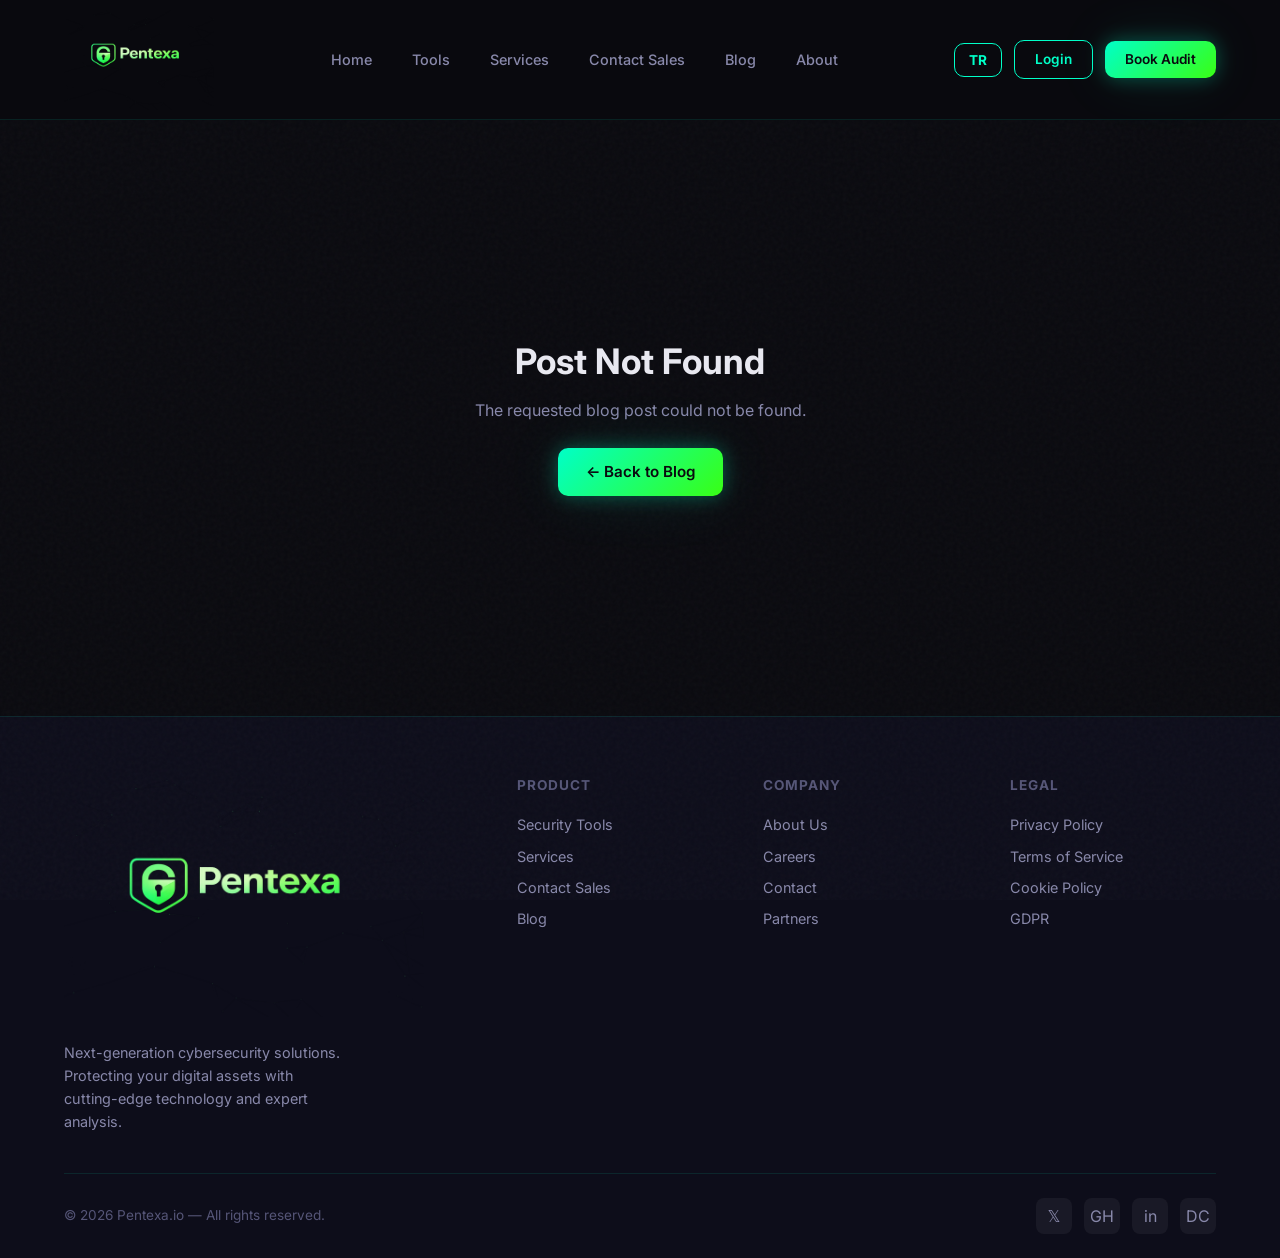
<file: post.html>
<!DOCTYPE html>
<html lang="en">

<head>
    <meta charset="UTF-8">
    <meta name="viewport" content="width=device-width, initial-scale=1.0">
    <meta name="description" content="Pentexa Blog Post">
    <title>Blog Post — Pentexa</title>
    <link rel="stylesheet" href="css/styles.css">
  <link rel="icon" type="image/png" href="logo.png">
  <meta property="og:title" content="Pentexa">
  <meta property="og:description" content="Pentexa — Cybersecurity and penetration testing platform.">
  <meta property="og:type" content="website">
</head>

<body>
    <section class="section" aria-label="Blog post">
        <div class="container">
            <div class="post-content" id="postContent">
                <div style="text-align:center; padding: 80px 0;">
                    <div class="skeleton skeleton-line" style="width: 60%; margin: 0 auto 16px;"></div>
                    <div class="skeleton skeleton-line short" style="margin: 0 auto 32px;"></div>
                    <div class="skeleton skeleton-line"></div>
                    <div class="skeleton skeleton-line"></div>
                    <div class="skeleton skeleton-line short"></div>
                </div>
            </div>
        </div>
    </section>

    <script src="js/i18n.js"></script>
    <script src="js/app.js"></script>
    <script src="js/products.js"></script>
    <script src="js/blog.js"></script>
    <script src="js/animations.js"></script>
</body>

</html>
</file>
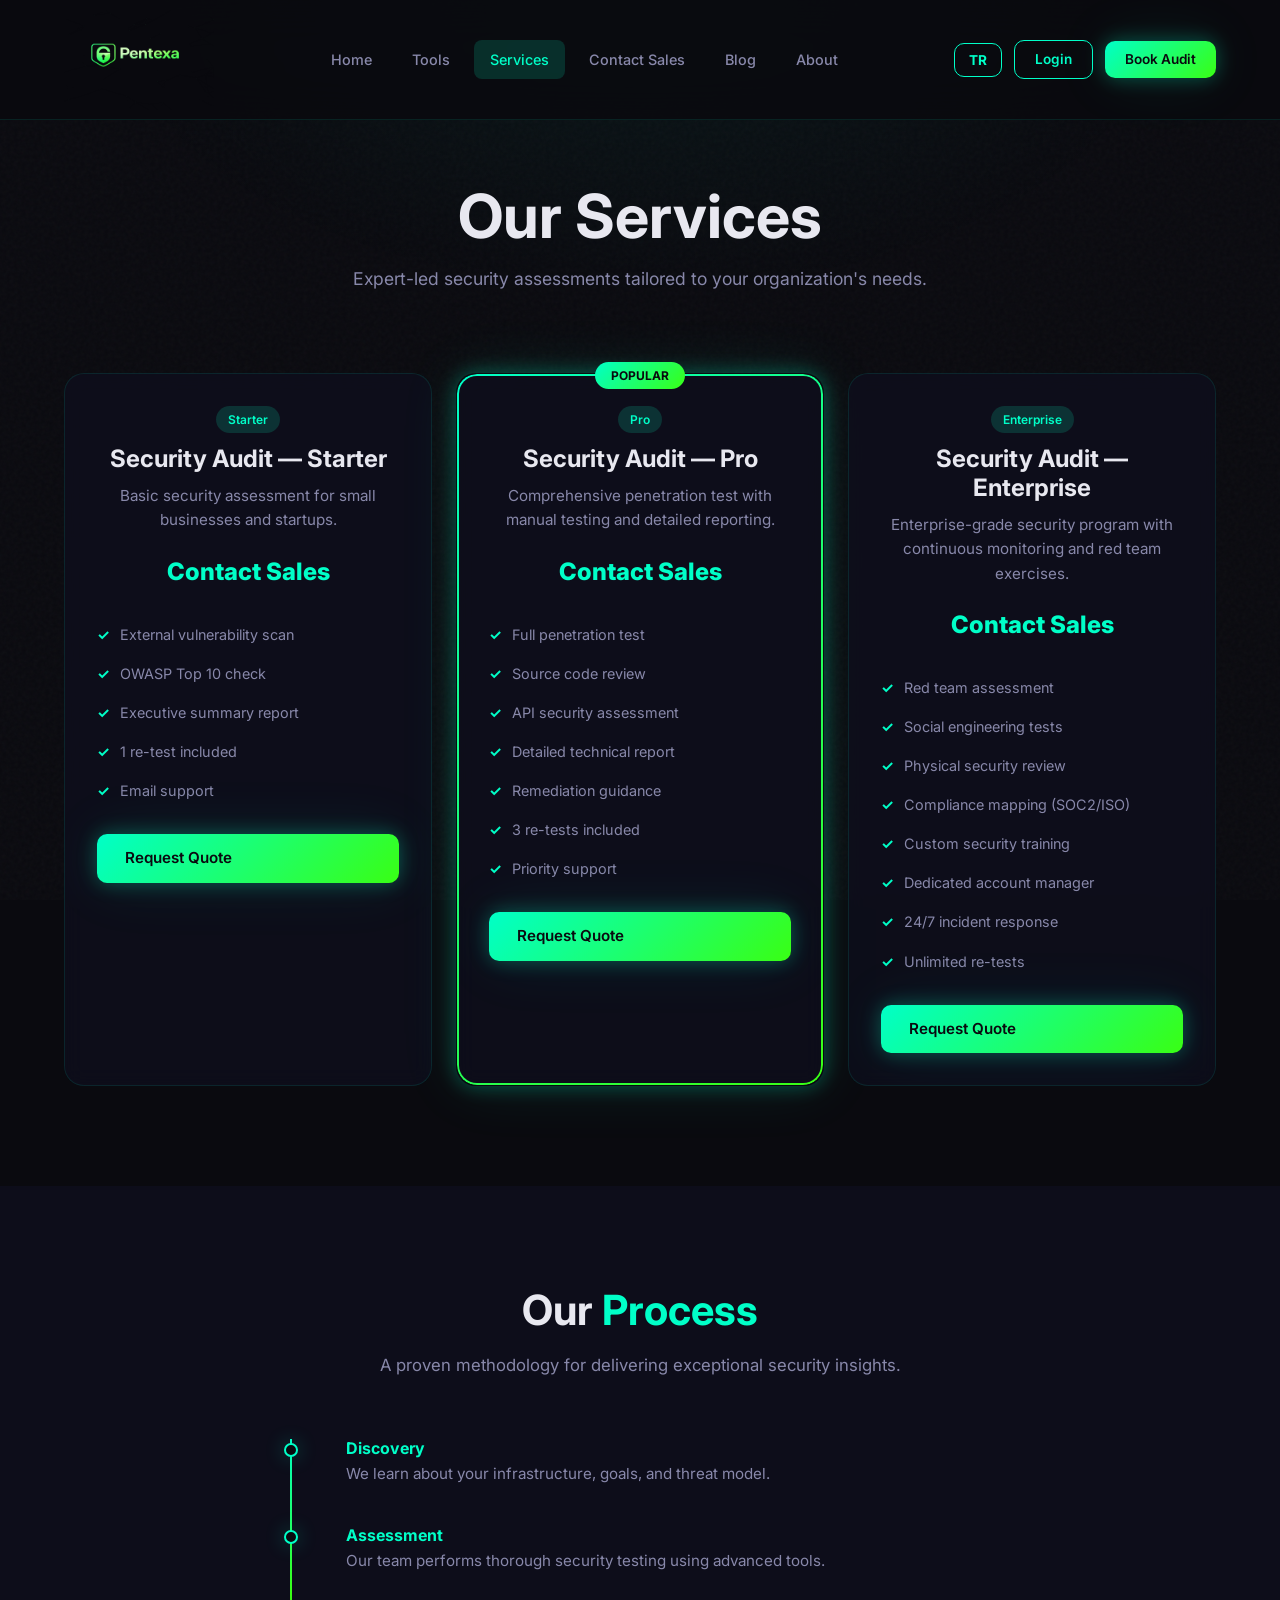
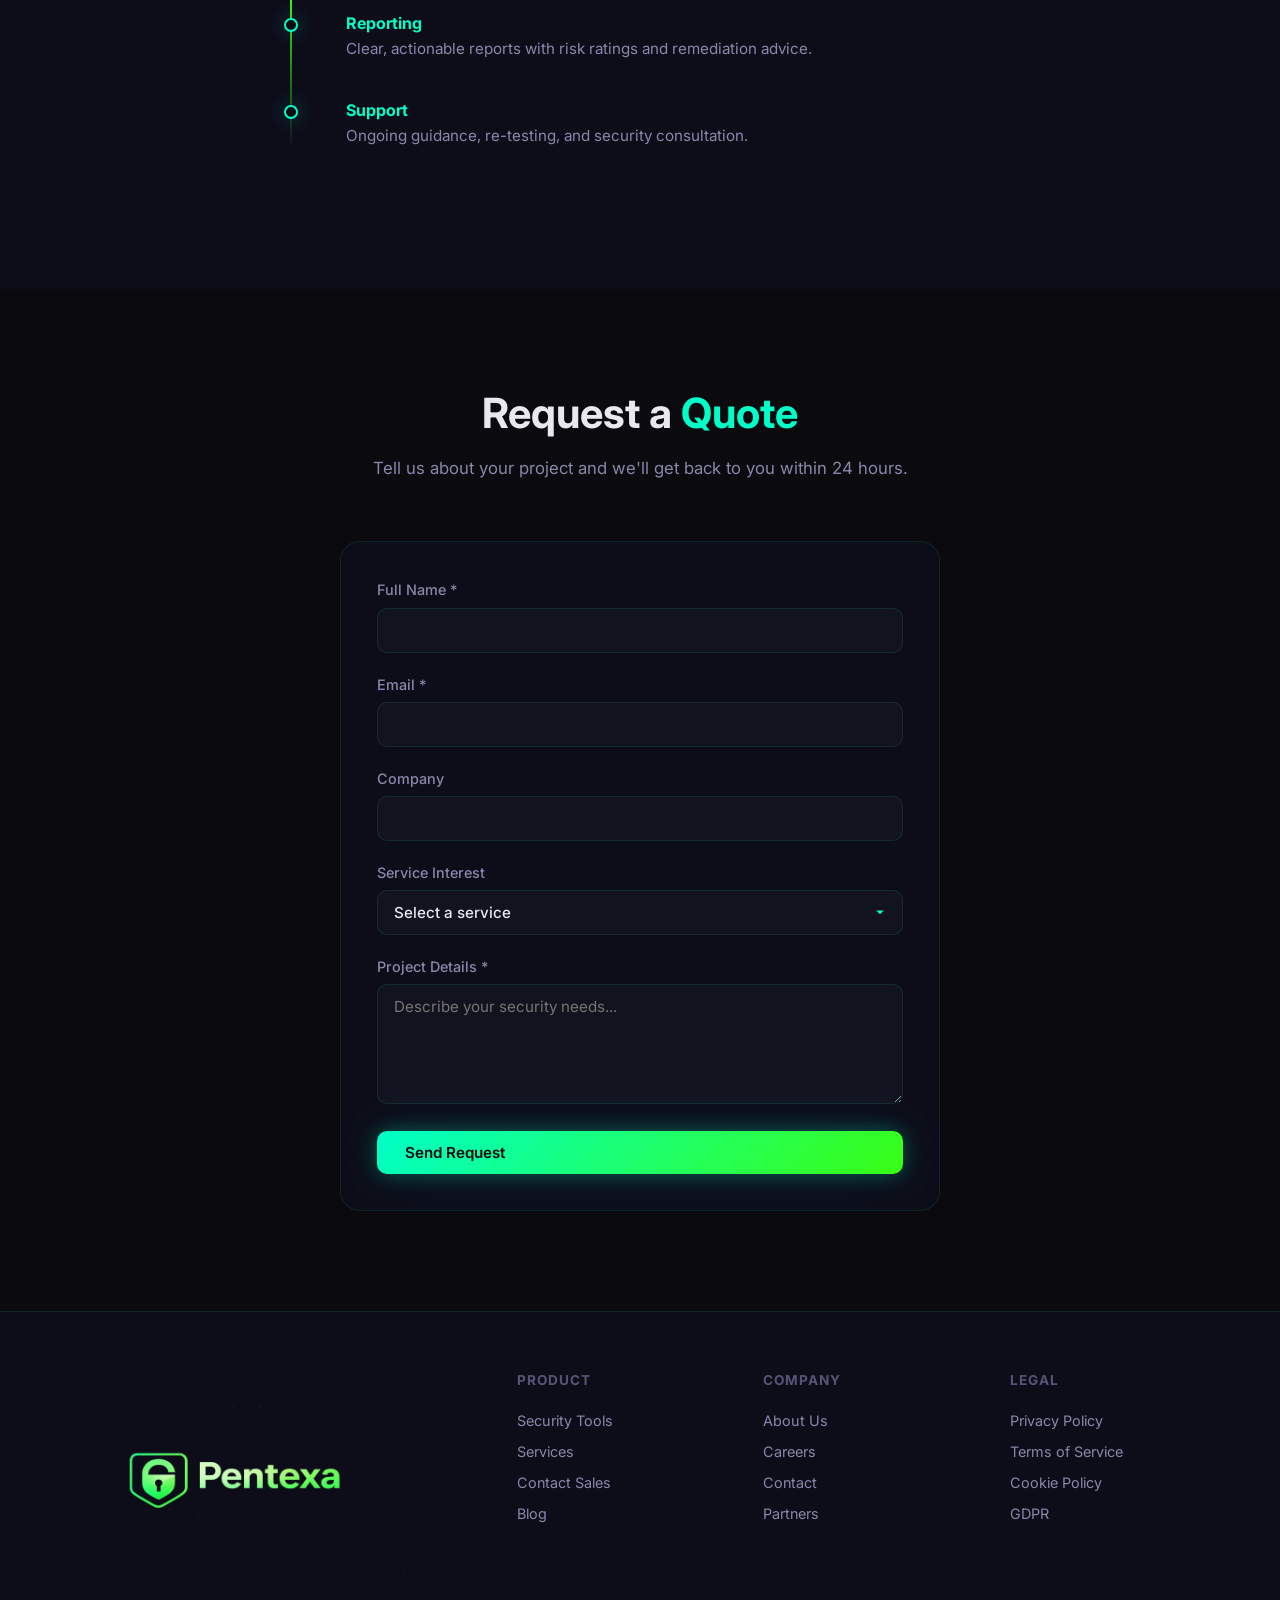
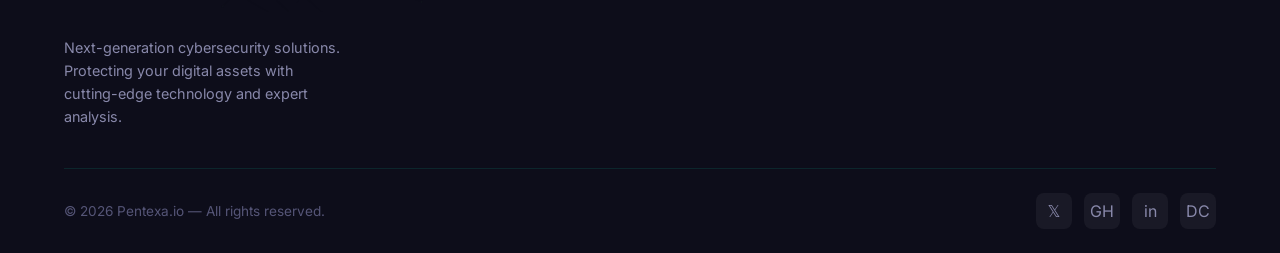
<file: services.html>
<!DOCTYPE html>
<html lang="en">

<head>
    <meta charset="UTF-8">
    <meta name="viewport" content="width=device-width, initial-scale=1.0">
    <meta name="description" content="Pentexa Services — expert-led security assessments tailored to your needs.">
    <title>Services — Pentexa</title>
    <link rel="stylesheet" href="css/styles.css">
    <link rel="icon" type="image/png" href="logo.png">
    <meta property="og:title" content="Pentexa">
    <meta property="og:description" content="Pentexa — Cybersecurity and penetration testing platform.">
    <meta property="og:type" content="website">
</head>

<body>
    <div class="page-header">
        <h1 data-i18n="servicesPage.title" data-i18n-html>Our <span class="gradient-text">Services</span></h1>
        <p data-i18n="servicesPage.desc">Expert-led security assessments tailored to your organization's needs.</p>
    </div>

    <!-- Service Packages -->
    <section class="section" style="padding-top: 20px;" aria-label="Service packages">
        <div class="container">
            <div class="grid grid-3" id="servicesGrid"></div>
        </div>
    </section>

    <!-- Process Timeline -->
    <section class="section" style="background: var(--bg-secondary);" aria-label="Our process">
        <div class="container">
            <div class="section-header reveal">
                <h2 data-i18n="process.title" data-i18n-html>Our <span class="accent">Process</span></h2>
                <p data-i18n="process.desc">A proven methodology for delivering exceptional security insights.</p>
            </div>
            <div class="timeline" style="max-width: 700px; margin: 0 auto;">
                <div class="timeline-item reveal">
                    <h4 data-i18n="process.step1.title">Discovery</h4>
                    <p data-i18n="process.step1.desc">We learn about your infrastructure, goals, and threat model.</p>
                </div>
                <div class="timeline-item reveal">
                    <h4 data-i18n="process.step2.title">Assessment</h4>
                    <p data-i18n="process.step2.desc">Our team performs thorough security testing using advanced tools.
                    </p>
                </div>
                <div class="timeline-item reveal">
                    <h4 data-i18n="process.step3.title">Reporting</h4>
                    <p data-i18n="process.step3.desc">Clear, actionable reports with risk ratings and remediation
                        advice.</p>
                </div>
                <div class="timeline-item reveal">
                    <h4 data-i18n="process.step4.title">Support</h4>
                    <p data-i18n="process.step4.desc">Ongoing guidance, re-testing, and security consultation.</p>
                </div>
            </div>
        </div>
    </section>

    <!-- Quote Form -->
    <section class="section" id="quote" aria-label="Request a quote">
        <div class="container">
            <div class="section-header reveal">
                <h2 data-i18n="quote.title" data-i18n-html>Request a <span class="accent">Quote</span></h2>
                <p data-i18n="quote.desc">Tell us about your project and we'll get back to you within 24 hours.</p>
            </div>
            <div style="max-width: 600px; margin: 0 auto;">
                <form id="quoteForm" class="card reveal" style="padding: 36px;" novalidate>
                    <div class="form-group">
                        <label for="quoteName" data-i18n="quote.name">Full Name *</label>
                        <input type="text" id="quoteName" class="form-input" required aria-required="true"
                            autocomplete="name">
                    </div>
                    <div class="form-group">
                        <label for="quoteEmail" data-i18n="quote.email">Email *</label>
                        <input type="email" id="quoteEmail" class="form-input" required aria-required="true"
                            autocomplete="email">
                    </div>
                    <div class="form-group">
                        <label for="quoteCompany" data-i18n="quote.company">Company</label>
                        <input type="text" id="quoteCompany" class="form-input" autocomplete="organization">
                    </div>
                    <div class="form-group">
                        <label for="quoteService" data-i18n="quote.service">Service Interest</label>
                        <select id="quoteService" class="form-input">
                            <option value="" data-i18n="quote.selectService">Select a service</option>
                            <option value="vuln" data-i18n="svc.vuln">Vulnerability Assessment</option>
                            <option value="pentest" data-i18n="svc.pentest">Penetration Testing</option>
                            <option value="redteam" data-i18n="svc.redteam">Red Team Engagement</option>
                            <option value="codereview" data-i18n="svc.codereview">Source Code Review</option>
                            <option value="cloudaudit" data-i18n="svc.cloudaudit">Cloud Security Audit</option>
                            <option value="custom" data-i18n="svc.custom">Custom Solution</option>
                        </select>
                    </div>
                    <div class="form-group">
                        <label for="quoteMessage" data-i18n="quote.message">Project Details *</label>
                        <textarea id="quoteMessage" class="form-input" rows="4" required aria-required="true"
                            data-i18n-placeholder="quote.messagePlaceholder"
                            placeholder="Describe your security needs..."></textarea>
                    </div>
                    <button type="submit" class="btn btn-primary btn-glow" style="width: 100%;"
                        data-i18n="quote.submit">Send Request</button>
                </form>
            </div>
        </div>
    </section>

    <script src="js/i18n.js"></script>
    <script src="js/app.js"></script>
    <script src="js/products.js"></script>
    <script src="js/auth.js"></script>
    <script src="js/animations.js"></script>
    <script>
        document.addEventListener('DOMContentLoaded', () => {
            renderServiceCards('servicesGrid');
            document.getElementById('quoteForm').addEventListener('submit', (e) => {
                e.preventDefault();
                const name = document.getElementById('quoteName').value.trim();
                const email = document.getElementById('quoteEmail').value.trim();
                const message = document.getElementById('quoteMessage').value.trim();

                if (!name || !email || !message) {
                    showToast(t('quote.error', 'Please fill in all required fields.'), 'error');
                    return;
                }

                const identifier = email || 'unknown';
                if (!checkRateLimit('quote', identifier)) return;

                // Simulate send success
                const isLocked = incrementRateLimit('quote', identifier);
                if (isLocked) return;

                showToast(t('quote.success', 'Your request has been sent successfully.'));
                e.target.reset();
            });
        });
    </script>
</body>

</html>
</file>
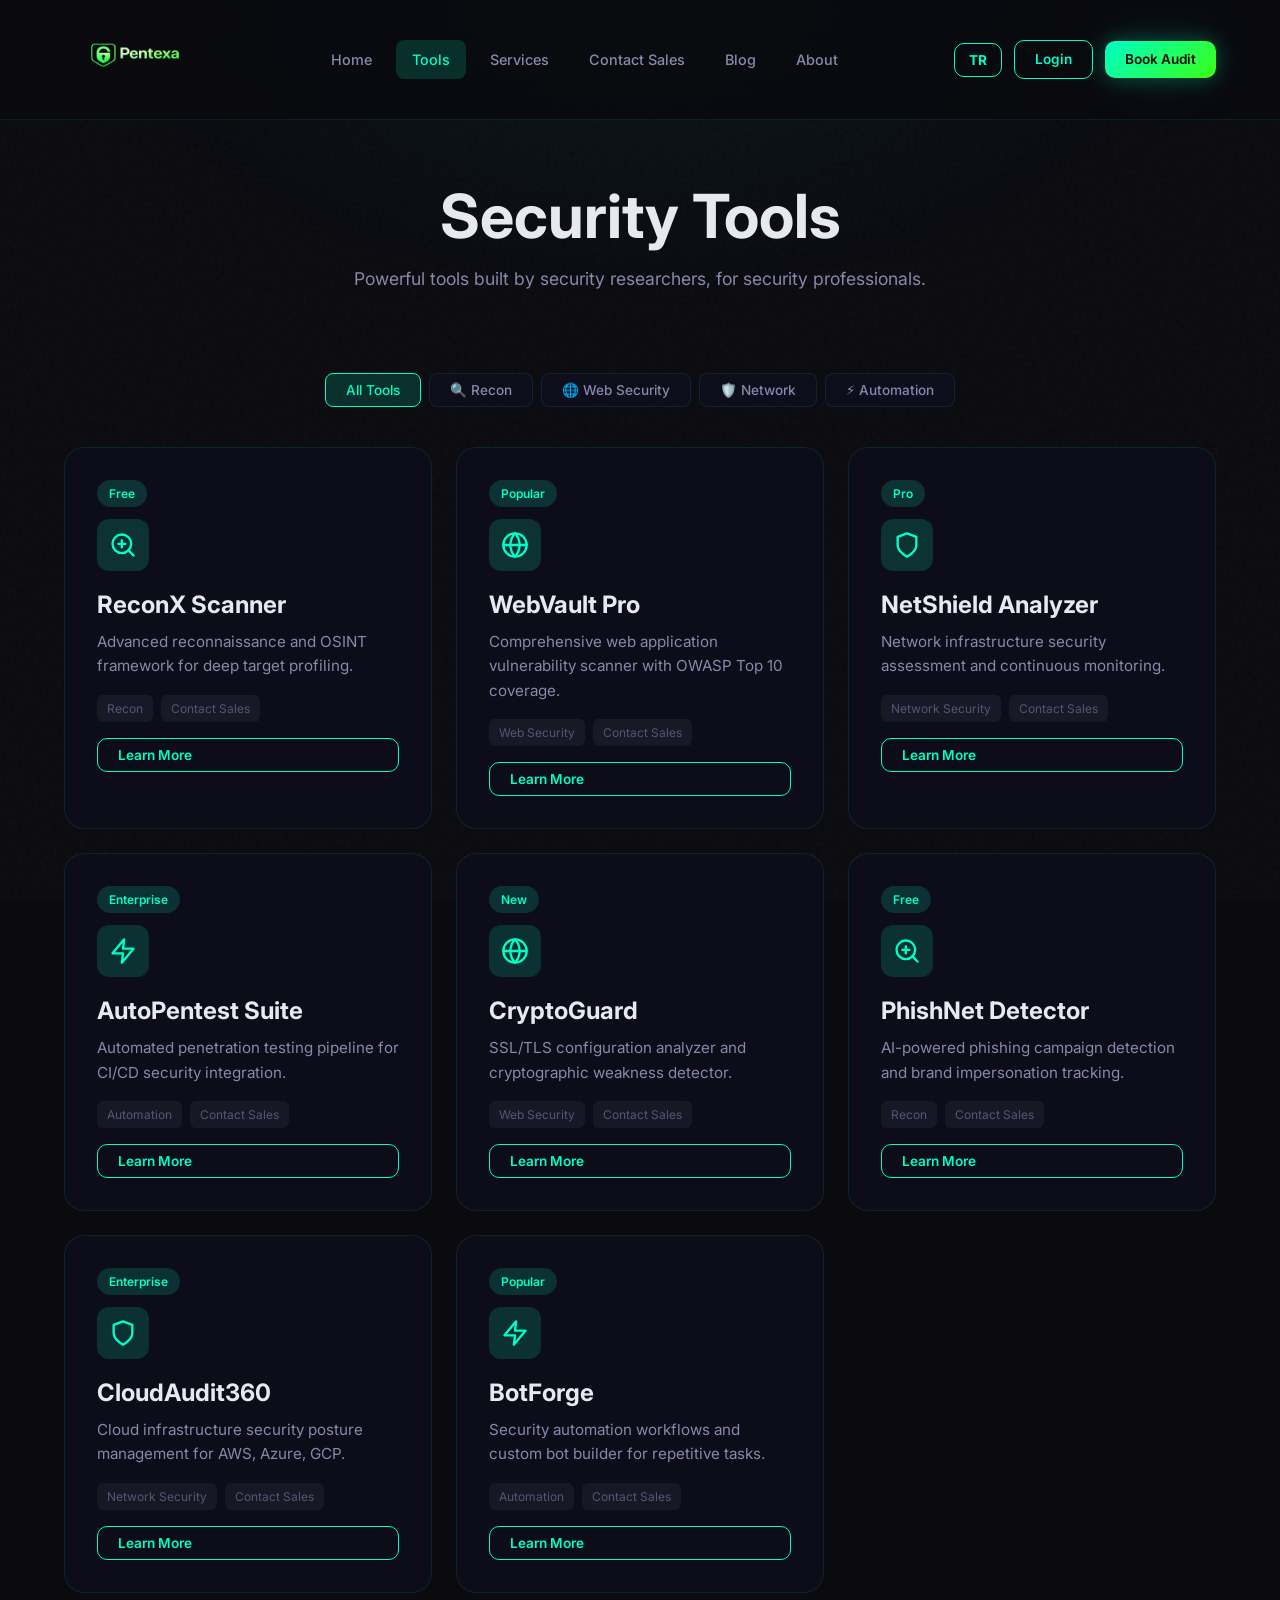
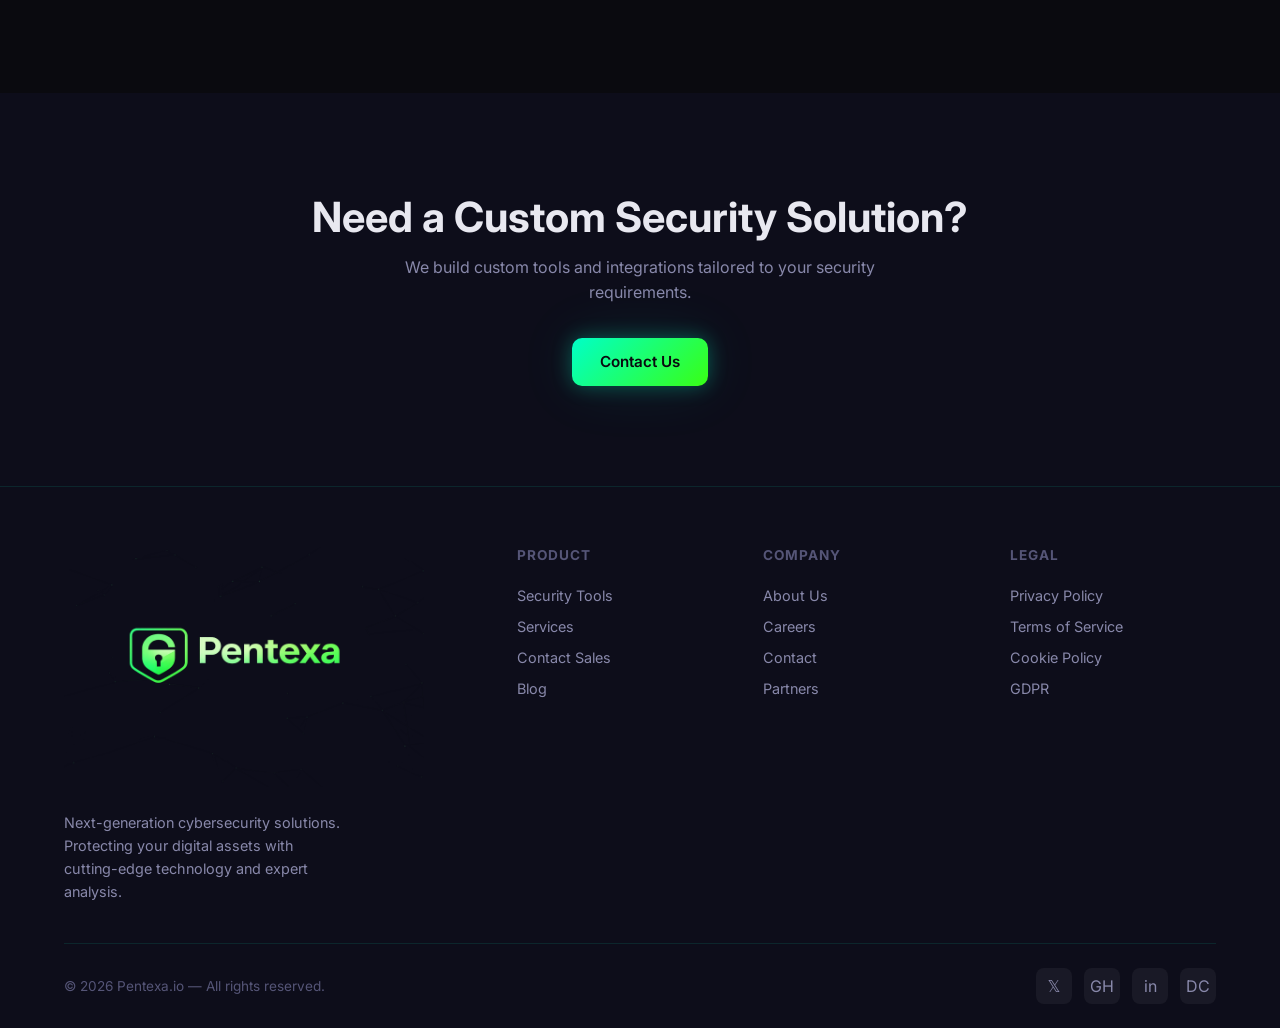
<file: tools.html>
<!DOCTYPE html>
<html lang="en">

<head>
    <meta charset="UTF-8">
    <meta name="viewport" content="width=device-width, initial-scale=1.0">
    <meta name="description" content="Pentexa Security Tools — powerful tools for security professionals.">
    <title>Security Tools — Pentexa</title>
    <link rel="stylesheet" href="css/styles.css">
  <link rel="icon" type="image/png" href="logo.png">
  <meta property="og:title" content="Pentexa">
  <meta property="og:description" content="Pentexa — Cybersecurity and penetration testing platform.">
  <meta property="og:type" content="website">
</head>

<body>
    <div class="page-header">
        <h1 data-i18n="toolsPage.title" data-i18n-html>Security <span class="gradient-text">Tools</span></h1>
        <p data-i18n="toolsPage.desc">Powerful tools built by security researchers, for security professionals.</p>
    </div>

    <section class="section" style="padding-top: 20px;" aria-label="Tools listing">
        <div class="container">
            <div class="filter-bar reveal">
                <button class="filter-btn active" data-filter="all" data-i18n="filter.all">All Tools</button>
                <button class="filter-btn" data-filter="recon" data-i18n="filter.recon">🔍 Recon</button>
                <button class="filter-btn" data-filter="web security" data-i18n="filter.web">🌐 Web Security</button>
                <button class="filter-btn" data-filter="network" data-i18n="filter.network">🛡️ Network</button>
                <button class="filter-btn" data-filter="automation" data-i18n="filter.automation">⚡ Automation</button>
            </div>
            <div class="grid grid-3" id="toolsGrid">
                <div class="card skeleton-card">
                    <div class="skeleton skeleton-circle"></div>
                    <div class="skeleton skeleton-line"></div>
                    <div class="skeleton skeleton-line short"></div>
                </div>
                <div class="card skeleton-card">
                    <div class="skeleton skeleton-circle"></div>
                    <div class="skeleton skeleton-line"></div>
                    <div class="skeleton skeleton-line short"></div>
                </div>
                <div class="card skeleton-card">
                    <div class="skeleton skeleton-circle"></div>
                    <div class="skeleton skeleton-line"></div>
                    <div class="skeleton skeleton-line short"></div>
                </div>
            </div>
        </div>
    </section>

    <!-- Custom CTA -->
    <section class="section" style="background: var(--bg-secondary);">
        <div class="container" style="text-align: center;">
            <div class="reveal">
                <h2 data-i18n="tools.customTitle" data-i18n-html>Need a Custom <span class="accent">Security
                        Solution</span>?</h2>
                <p style="color: var(--text-secondary); margin: 12px auto 32px; max-width: 500px;"
                    data-i18n="tools.customDesc">We build custom tools and integrations tailored to your security
                    requirements.</p>
                <a href="services.html#quote" class="btn btn-primary btn-glow" data-i18n="tools.contactUs">Contact
                    Us</a>
            </div>
        </div>
    </section>

    <!-- Tool Modal -->
    <div class="modal-overlay" id="toolModal">
        <div class="modal">
            <button class="modal-close"
                onclick="document.getElementById('toolModal').classList.remove('active')">&times;</button>
            <div id="toolModalContent"></div>
        </div>
    </div>

    <script src="js/i18n.js"></script>
    <script src="js/app.js"></script>
    <script src="js/products.js"></script>
    <script src="js/animations.js"></script>
    <script>
        document.addEventListener('DOMContentLoaded', () => {
            renderToolCards('toolsGrid', 'all');
            document.querySelectorAll('.filter-btn').forEach(btn => {
                btn.addEventListener('click', () => {
                    document.querySelectorAll('.filter-btn').forEach(b => b.classList.remove('active'));
                    btn.classList.add('active');
                    renderToolCards('toolsGrid', btn.dataset.filter);
                });
            });
        });
    </script>
</body>

</html>
</file>
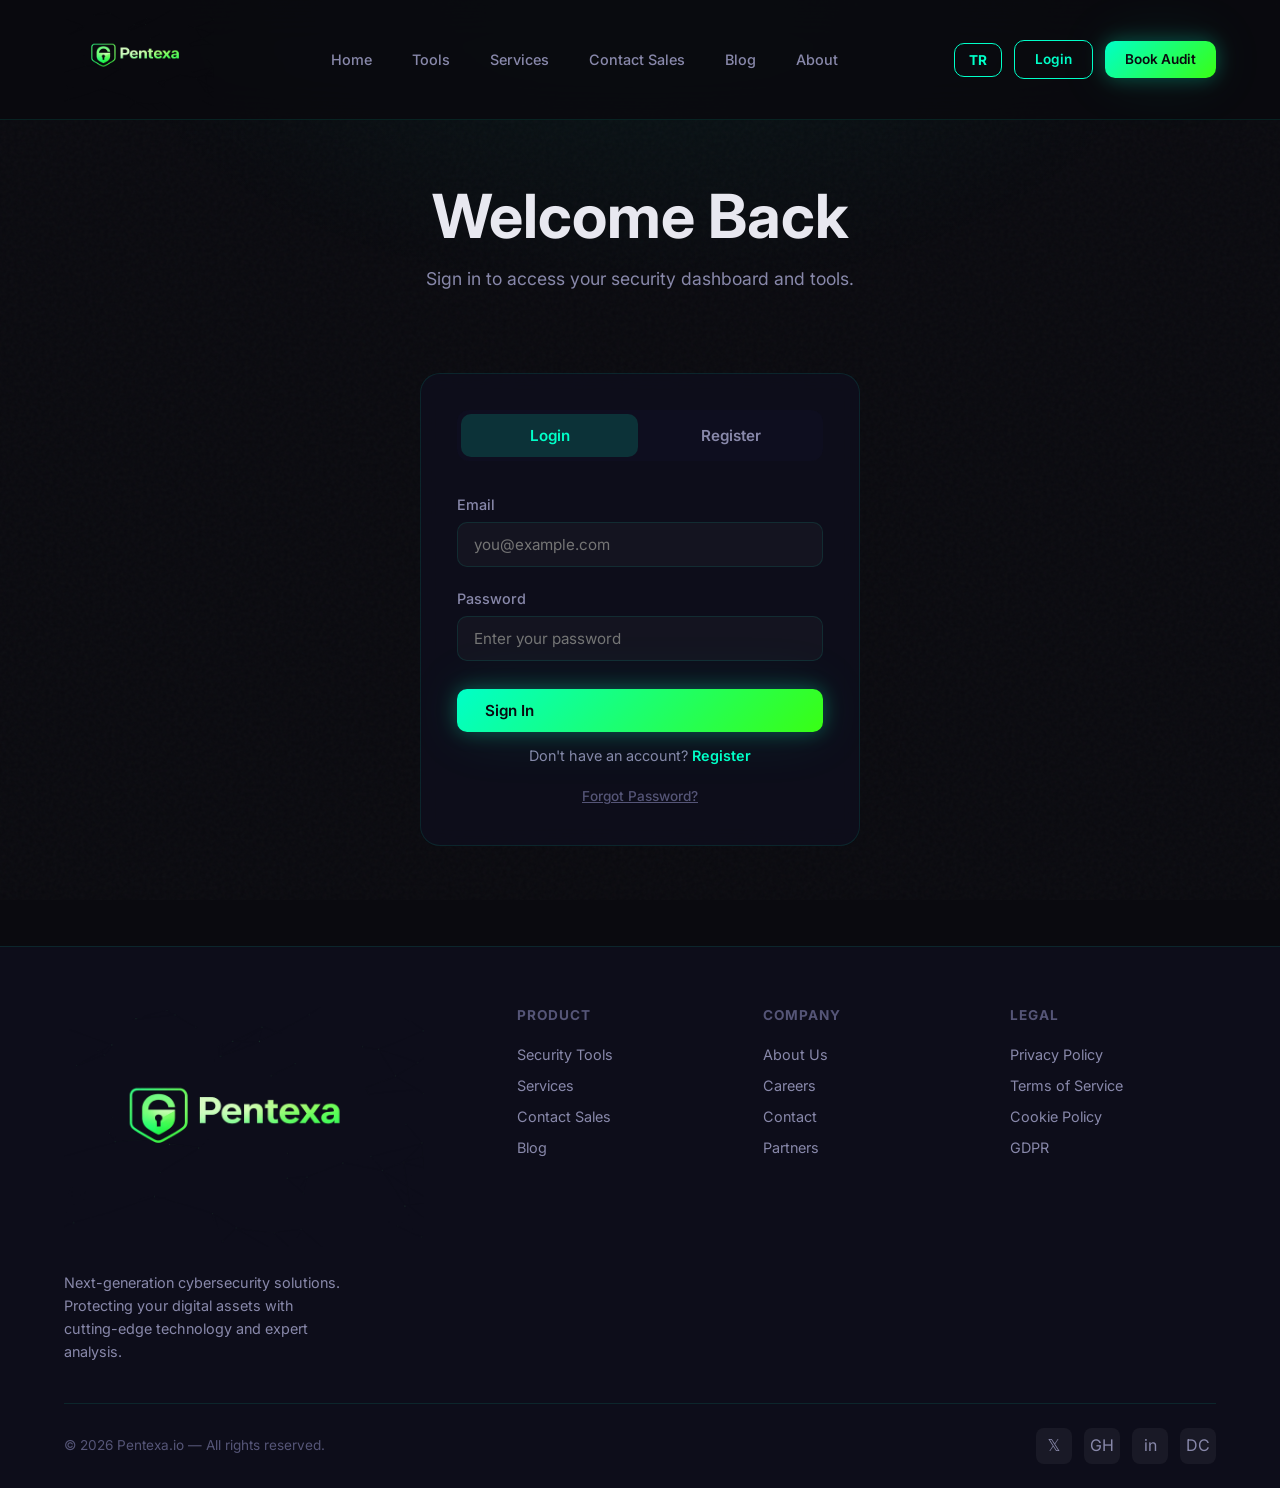
<file: public/admin.html>
<!DOCTYPE html>
<html lang="en">

<head>
    <meta charset="UTF-8">
    <meta name="viewport" content="width=device-width, initial-scale=1.0">
    <meta name="description" content="Pentexa Admin Panel — manage products, tools, and services.">
    <title>Admin Panel — Pentexa</title>
    <link rel="stylesheet" href="css/styles.css">
    <link rel="icon" type="image/svg+xml"
        href="data:image/svg+xml,%3Csvg xmlns='http://www.w3.org/2000/svg' viewBox='0 0 100 100'%3E%3Crect width='100' height='100' rx='20' fill='%2300ffcc'/%3E%3Ctext x='50' y='70' font-family='Arial' font-size='60' font-weight='bold' text-anchor='middle' fill='%230a0a0a'%3EP%3C/text%3E%3C/svg%3E">
    <meta property="og:title" content="Pentexa">
    <meta property="og:description" content="Pentexa — Cybersecurity and penetration testing platform.">
    <meta property="og:type" content="website">
</head>

<body>
    <div class="page-header">
        <h1 data-i18n="adminPage.title" data-i18n-html>Admin <span class="gradient-text">Panel</span></h1>
        <p data-i18n="adminPage.desc">Manage tools, services, and products.</p>
    </div>

    <section class="section" style="padding-top: 20px;" aria-label="Admin product management">
        <div class="container">
            <div style="display: grid; grid-template-columns: 1fr 2fr; gap: 32px;">
                <!-- Product Form -->
                <div>
                    <div class="card" style="position: sticky; top: calc(var(--nav-height) + 24px);">
                        <h3 id="adminFormTitle" style="margin-bottom: 20px;" data-i18n="admin.addProduct">Add Product
                        </h3>
                        <form id="adminProductForm" novalidate>
                            <input type="hidden" id="prodId">
                            <div class="form-group">
                                <label for="prodName" data-i18n="admin.name">Name *</label>
                                <input type="text" id="prodName" class="form-input" required placeholder="Product name"
                                    aria-required="true">
                            </div>
                            <div class="form-group">
                                <label for="prodType" data-i18n="admin.type">Type *</label>
                                <select id="prodType" class="form-input" required aria-required="true">
                                    <option value="tool">Tool</option>
                                    <option value="service">Service</option>
                                </select>
                            </div>
                            <div class="form-group">
                                <label for="prodCategory" data-i18n="admin.category">Category *</label>
                                <input type="text" id="prodCategory" class="form-input" required
                                    placeholder="e.g. Web Security, Recon" aria-required="true">
                            </div>
                            <div class="form-group">
                                <label for="prodPrice" data-i18n="admin.price">Price ($)</label>
                                <input type="number" id="prodPrice" class="form-input" placeholder="0" min="0">
                            </div>
                            <div class="form-group">
                                <label for="prodBadge" data-i18n="admin.badge">Badge</label>
                                <input type="text" id="prodBadge" class="form-input"
                                    placeholder="e.g. New, Popular, Pro">
                            </div>
                            <div class="form-group">
                                <label for="prodDesc" data-i18n="admin.shortDesc">Short Description *</label>
                                <textarea id="prodDesc" class="form-input" required
                                    placeholder="Brief description of the product" aria-required="true"></textarea>
                            </div>
                            <div class="form-group">
                                <label for="prodFeatures" data-i18n="admin.features">Features (one per line)</label>
                                <textarea id="prodFeatures" class="form-input"
                                    placeholder="Feature 1&#10;Feature 2&#10;Feature 3"></textarea>
                            </div>
                            <div style="display: flex; gap: 8px;">
                                <button type="submit" class="btn btn-primary" style="flex: 1;"
                                    data-i18n="admin.save">Save Product</button>
                                <button type="button" class="btn btn-secondary" onclick="resetAdminForm()"
                                    data-i18n="admin.clear">Clear</button>
                            </div>
                        </form>
                    </div>
                </div>

                <!-- Product List -->
                <div>
                    <div class="admin-table-wrapper" id="adminTableWrapper"></div>
                </div>
            </div>
        </div>
    </section>

    <script src="js/i18n.js"></script>
    <script src="js/app.js"></script>
    <script src="js/products.js"></script>
    <script src="js/animations.js"></script>
    <script>
        document.addEventListener('DOMContentLoaded', async () => {
            const params = new URLSearchParams(location.search);
            if (params.get('uid')) {
                localStorage.setItem('pentexa_session', JSON.stringify({ user: { id: params.get('uid') } }));
            }
            const user = await requireAdmin();
            if (!user) return;
            renderAdminProducts('adminTableWrapper');
            initAdminForm();
        });

        function resetAdminForm() {
            document.getElementById('adminProductForm').reset();
            document.getElementById('prodId').value = '';
            document.getElementById('adminFormTitle').textContent = t('admin.addProduct');
        }
    </script>
</body>

</html>
</file>
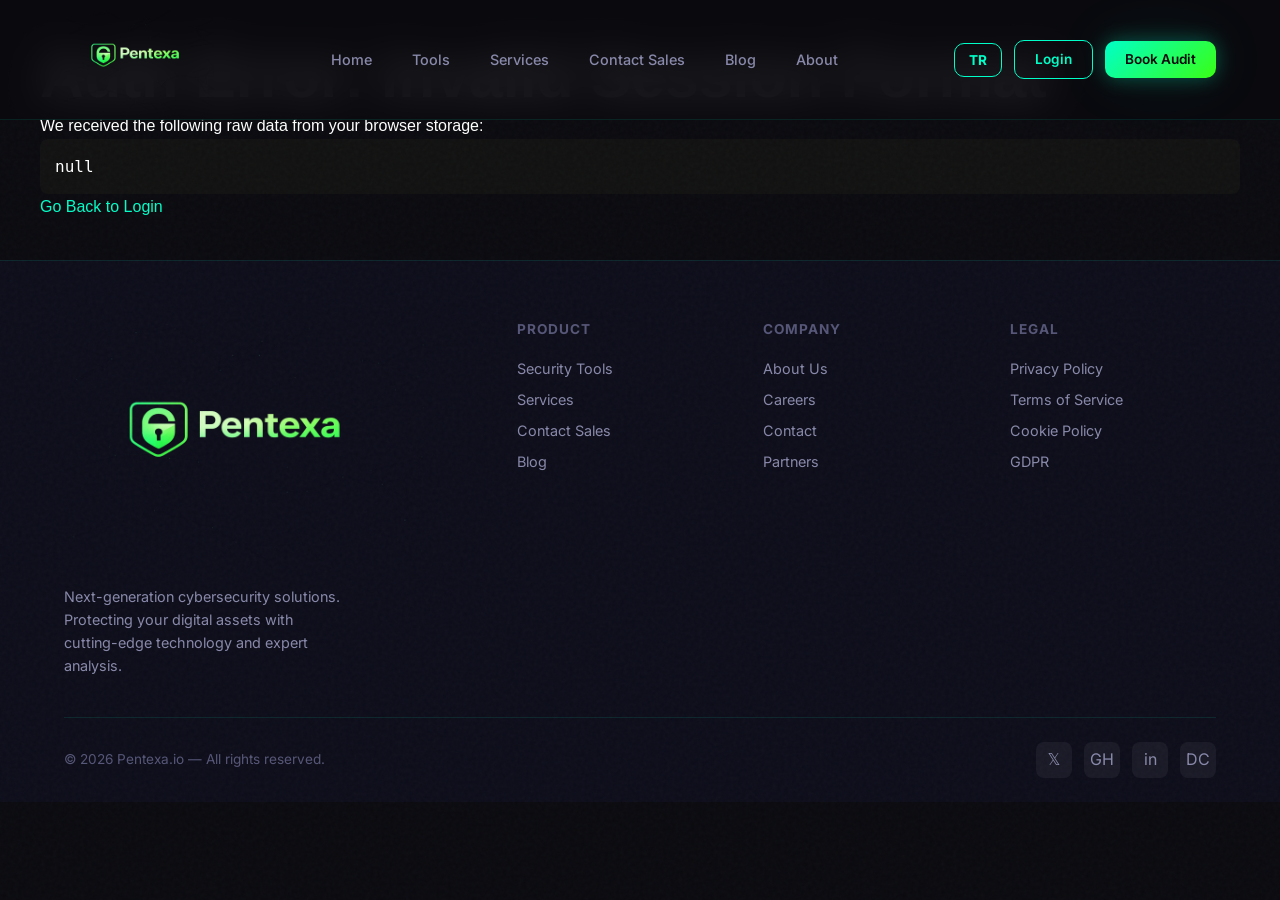
<file: public/dashboard.html>
<!DOCTYPE html>
<html lang="en">

<head>
    <meta charset="UTF-8">
    <meta name="viewport" content="width=device-width, initial-scale=1.0">
    <meta name="description" content="Pentexa User Dashboard — manage your tools, services, and profile.">
    <title>Dashboard — Pentexa</title>
    <link rel="stylesheet" href="css/styles.css">
    <style>
        /* ===== Dashboard Layout ===== */
        .dash-layout {
            display: grid;
            grid-template-columns: 240px 1fr;
            gap: 0;
            min-height: 100vh;
            padding-top: 80px;
        }

        @media (max-width: 900px) {
            .dash-layout {
                grid-template-columns: 1fr;
            }

            .dash-sidebar {
                display: none;
            }

            .dash-main {
                padding: 20px 16px;
            }
        }

        .dash-sidebar {
            background: var(--bg-card, #12131a);
            border-right: 1px solid var(--border-glass, rgba(255, 255, 255, 0.06));
            padding: 24px 16px;
            position: sticky;
            top: 80px;
            height: calc(100vh - 80px);
            overflow-y: auto;
        }

        .dash-sidebar .user-block {
            text-align: center;
            padding: 0 0 20px;
            border-bottom: 1px solid var(--border-glass, rgba(255, 255, 255, 0.06));
            margin-bottom: 16px;
        }

        .dash-sidebar .user-avatar {
            width: 56px;
            height: 56px;
            border-radius: 50%;
            background: linear-gradient(135deg, #00ffc8, #00b4d8);
            display: flex;
            align-items: center;
            justify-content: center;
            font-size: 1.4rem;
            font-weight: 800;
            color: #0a0a0f;
            margin: 0 auto 10px;
        }

        .dash-sidebar .user-name {
            font-weight: 600;
            font-size: 0.95rem;
            color: var(--text-primary, #e8e8e8);
        }

        .dash-sidebar .user-role {
            font-size: 0.8rem;
            color: var(--text-muted, #666);
        }

        .dash-sidebar a {
            display: block;
            padding: 10px 14px;
            border-radius: 8px;
            color: var(--text-secondary, #aaa);
            text-decoration: none;
            font-size: 0.9rem;
            margin-bottom: 4px;
            transition: all 0.2s;
        }

        .dash-sidebar a:hover {
            background: rgba(0, 255, 200, 0.05);
            color: var(--cyan, #00ffc8);
        }

        .dash-sidebar a.active {
            background: rgba(0, 255, 200, 0.08);
            color: var(--cyan, #00ffc8);
            font-weight: 600;
        }

        .dash-sidebar .logout-link {
            color: #ff3366;
            margin-top: 20px;
            padding-top: 16px;
            border-top: 1px solid var(--border-glass, rgba(255, 255, 255, 0.06));
        }

        .dash-sidebar .logout-link:hover {
            background: rgba(255, 51, 102, 0.08);
        }

        .dash-main {
            padding: 32px 40px;
            max-width: 1100px;
        }

        .dash-tab {
            display: none;
        }

        .dash-tab.active {
            display: block;
        }

        /* Stats */
        .stats-grid {
            display: grid;
            grid-template-columns: repeat(auto-fit, minmax(200px, 1fr));
            gap: 20px;
            margin-bottom: 32px;
        }

        .stat-box {
            background: var(--bg-card, #12131a);
            border: 1px solid var(--border-glass, rgba(255, 255, 255, 0.06));
            border-radius: 12px;
            padding: 24px;
            transition: all 0.3s;
        }

        .stat-box:hover {
            transform: translateY(-4px);
            border-color: rgba(0, 255, 200, 0.3);
            box-shadow: 0 12px 40px rgba(0, 255, 200, 0.08);
        }

        .stat-box .s-icon {
            font-size: 1.6rem;
            margin-bottom: 12px;
        }

        .stat-box .s-val {
            font-size: 2rem;
            font-weight: 800;
            line-height: 1;
            margin-bottom: 4px;
        }

        .stat-box:nth-child(1) .s-val {
            color: var(--cyan, #00ffc8);
        }

        .stat-box:nth-child(2) .s-val {
            color: #39ff14;
        }

        .stat-box:nth-child(3) .s-val {
            color: #ff8c00;
        }

        .stat-box:nth-child(4) .s-val {
            color: #a855f7;
        }

        .stat-box .s-label {
            font-size: 0.85rem;
            color: var(--text-muted, #666);
        }

        .stat-box .s-trend {
            display: inline-flex;
            align-items: center;
            gap: 4px;
            font-size: 0.75rem;
            font-weight: 600;
            padding: 2px 8px;
            border-radius: 12px;
            margin-top: 8px;
        }

        .s-trend.up {
            background: rgba(57, 255, 20, 0.1);
            color: #39ff14;
        }

        .s-trend.down {
            background: rgba(255, 51, 102, 0.1);
            color: #ff3366;
        }

        /* Quick Actions */
        .quick-actions {
            display: grid;
            grid-template-columns: repeat(auto-fit, minmax(160px, 1fr));
            gap: 12px;
            margin-bottom: 32px;
        }

        .qa-btn {
            display: flex;
            align-items: center;
            gap: 10px;
            padding: 16px 20px;
            background: var(--bg-card, #12131a);
            border: 1px solid var(--border-glass, rgba(255, 255, 255, 0.06));
            border-radius: 8px;
            color: var(--text-primary, #e8e8e8);
            font-size: 0.9rem;
            font-weight: 500;
            cursor: pointer;
            transition: all 0.3s;
            text-decoration: none;
        }

        .qa-btn:hover {
            background: rgba(0, 255, 200, 0.05);
            border-color: var(--cyan, #00ffc8);
            color: var(--cyan, #00ffc8);
            transform: translateY(-2px);
        }

        /* Two column grid */
        .grid-2col {
            display: grid;
            grid-template-columns: 1fr 1fr;
            gap: 24px;
            margin-bottom: 24px;
        }

        @media (max-width: 900px) {
            .grid-2col {
                grid-template-columns: 1fr;
            }
        }

        .widget {
            background: var(--bg-card, #12131a);
            border: 1px solid var(--border-glass, rgba(255, 255, 255, 0.06));
            border-radius: 12px;
            padding: 24px;
        }

        .widget h3 {
            margin-bottom: 8px;
        }

        .widget .subtitle {
            color: var(--text-muted, #666);
            font-size: 0.85rem;
            margin-bottom: 16px;
        }

        /* Score Ring */
        .score-wrap {
            display: flex;
            flex-direction: column;
            align-items: center;
            padding: 20px;
        }

        .score-svg {
            width: 140px;
            height: 140px;
            transform: rotate(-90deg);
        }

        .score-svg circle {
            fill: none;
            stroke-width: 8;
            stroke-linecap: round;
        }

        .score-svg .bg-r {
            stroke: rgba(255, 255, 255, 0.05);
        }

        .score-svg .fg-r {
            stroke: var(--cyan, #00ffc8);
            stroke-dasharray: 408;
            stroke-dashoffset: 408;
            transition: stroke-dashoffset 1.5s cubic-bezier(0.4, 0, 0.2, 1);
            filter: drop-shadow(0 0 6px rgba(0, 255, 200, 0.4));
        }

        .score-center {
            margin-top: -100px;
            text-align: center;
            position: relative;
        }

        .score-num {
            font-size: 2.4rem;
            font-weight: 800;
            color: var(--cyan, #00ffc8);
        }

        .score-out {
            font-size: 0.8rem;
            color: var(--text-muted, #666);
        }

        .score-status {
            margin-top: 60px;
            font-size: 0.9rem;
            font-weight: 600;
            color: var(--cyan, #00ffc8);
        }

        /* Vuln bars */
        .vuln-row {
            margin-bottom: 16px;
        }

        .vuln-head {
            display: flex;
            justify-content: space-between;
            margin-bottom: 6px;
            font-size: 0.85rem;
        }

        .vuln-head .vl {
            color: var(--text-secondary, #aaa);
        }

        .vuln-head .vc {
            font-weight: 600;
        }

        .vuln-track {
            height: 8px;
            background: rgba(255, 255, 255, 0.05);
            border-radius: 4px;
            overflow: hidden;
        }

        .vuln-fill {
            height: 100%;
            border-radius: 4px;
            width: 0;
            transition: width 1s cubic-bezier(0.4, 0, 0.2, 1);
        }

        /* Scan Chart */
        .chart-area {
            display: flex;
            align-items: flex-end;
            gap: 6px;
            height: 120px;
            padding: 16px 0;
        }

        .bar-col {
            flex: 1;
            display: flex;
            flex-direction: column;
            align-items: center;
            gap: 6px;
            height: 100%;
        }

        .bar-col .spacer {
            flex: 1;
        }

        .bar-col .bar {
            width: 100%;
            background: linear-gradient(135deg, #00ffc8, #00b4d8);
            border-radius: 4px 4px 0 0;
            min-height: 4px;
            transition: height 1s cubic-bezier(0.4, 0, 0.2, 1);
            opacity: 0.7;
        }

        .bar-col .bar:hover {
            opacity: 1;
            box-shadow: 0 0 12px rgba(0, 255, 200, 0.3);
        }

        .bar-col .day {
            font-size: 0.7rem;
            color: var(--text-muted, #666);
        }

        /* Activity */
        .activity-list {
            list-style: none;
            padding: 0;
            margin: 0;
        }

        .act-item {
            display: flex;
            align-items: flex-start;
            gap: 14px;
            padding: 14px 0;
            border-bottom: 1px solid var(--border-glass, rgba(255, 255, 255, 0.06));
        }

        .act-item:last-child {
            border-bottom: none;
        }

        .act-dot {
            width: 10px;
            height: 10px;
            border-radius: 50%;
            margin-top: 6px;
            flex-shrink: 0;
        }

        .act-dot.green {
            background: #00ffc8;
            box-shadow: 0 0 8px rgba(0, 255, 200, 0.4);
        }

        .act-dot.orange {
            background: #ff8c00;
            box-shadow: 0 0 8px rgba(255, 140, 0, 0.4);
        }

        .act-dot.purple {
            background: #a855f7;
            box-shadow: 0 0 8px rgba(168, 85, 247, 0.4);
        }

        .act-dot.red {
            background: #ff3366;
            box-shadow: 0 0 8px rgba(255, 51, 102, 0.4);
        }

        .act-text {
            font-size: 0.9rem;
            color: var(--text-primary, #e8e8e8);
            margin-bottom: 2px;
        }

        .act-time {
            font-size: 0.8rem;
            color: var(--text-muted, #666);
        }

        /* Tool Cards */
        .tools-grid {
            display: grid;
            grid-template-columns: repeat(auto-fit, minmax(280px, 1fr));
            gap: 20px;
        }

        .tool-card {
            background: var(--bg-card, #12131a);
            border: 1px solid var(--border-glass, rgba(255, 255, 255, 0.06));
            border-radius: 12px;
            padding: 24px;
            transition: all 0.3s;
        }

        .tool-card:hover {
            border-color: rgba(0, 255, 200, 0.3);
            transform: translateY(-3px);
            box-shadow: 0 10px 30px rgba(0, 255, 200, 0.05);
        }

        .tool-head {
            display: flex;
            align-items: center;
            gap: 12px;
            margin-bottom: 12px;
        }

        .tool-icon {
            width: 42px;
            height: 42px;
            border-radius: 10px;
            background: rgba(0, 255, 200, 0.08);
            display: flex;
            align-items: center;
            justify-content: center;
            font-size: 1.2rem;
        }

        .tool-status {
            display: inline-flex;
            align-items: center;
            gap: 4px;
            padding: 3px 10px;
            border-radius: 12px;
            font-size: 0.7rem;
            font-weight: 600;
        }

        .tool-status.on {
            background: rgba(57, 255, 20, 0.1);
            color: #39ff14;
        }

        .tool-status.off {
            background: rgba(255, 255, 255, 0.05);
            color: var(--text-muted, #666);
        }

        /* Notifications */
        .notif-item {
            display: flex;
            align-items: center;
            gap: 12px;
            padding: 14px 16px;
            background: rgba(255, 255, 255, 0.02);
            border-radius: 8px;
            margin-bottom: 8px;
            border-left: 3px solid transparent;
        }

        .notif-item.unread {
            border-left-color: var(--cyan, #00ffc8);
            background: rgba(0, 255, 200, 0.02);
        }

        .notif-item .ni-icon {
            font-size: 1.2rem;
        }

        .notif-item .ni-text {
            flex: 1;
            font-size: 0.9rem;
        }

        .notif-item .ni-time {
            font-size: 0.75rem;
            color: var(--text-muted, #666);
            white-space: nowrap;
        }

        /* Profile */
        .profile-top {
            display: flex;
            align-items: center;
            gap: 24px;
            margin-bottom: 32px;
            padding-bottom: 24px;
            border-bottom: 1px solid var(--border-glass, rgba(255, 255, 255, 0.06));
        }

        .profile-avatar-big {
            width: 80px;
            height: 80px;
            border-radius: 50%;
            background: linear-gradient(135deg, #00ffc8, #00b4d8);
            display: flex;
            align-items: center;
            justify-content: center;
            font-size: 2rem;
            font-weight: 800;
            color: #0a0a0f;
            flex-shrink: 0;
        }

        .profile-badge {
            display: inline-flex;
            align-items: center;
            gap: 4px;
            padding: 4px 12px;
            border-radius: 20px;
            font-size: 0.75rem;
            font-weight: 600;
            margin-top: 6px;
        }

        .profile-badge.admin {
            background: rgba(168, 85, 247, 0.15);
            color: #a855f7;
        }

        .profile-badge.member {
            background: rgba(0, 255, 200, 0.08);
            color: #00ffc8;
        }

        .form-row {
            display: grid;
            grid-template-columns: 1fr 1fr;
            gap: 20px;
        }

        @media (max-width: 600px) {
            .form-row {
                grid-template-columns: 1fr;
            }
        }

        /* Toast */
        .toast-box {
            position: fixed;
            top: 24px;
            right: 24px;
            z-index: 9999;
        }

        .toast-msg {
            background: var(--bg-card, #12131a);
            border: 1px solid var(--cyan, #00ffc8);
            color: var(--text-primary, #e8e8e8);
            padding: 14px 24px;
            border-radius: 10px;
            margin-bottom: 8px;
            font-size: 0.9rem;
            animation: toastSlide 0.3s ease;
        }

        .toast-msg.error {
            border-color: #ff3366;
        }

        @keyframes toastSlide {
            from {
                transform: translateX(100%);
                opacity: 0;
            }

            to {
                transform: translateX(0);
                opacity: 1;
            }
        }
    </style>
    <link rel="icon" type="image/png" href="logo.png">
    <meta property="og:title" content="Pentexa">
    <meta property="og:description" content="Pentexa — Cybersecurity and penetration testing platform.">
    <meta property="og:type" content="website">
</head>

<body>
    <div class="toast-box" id="toastBox"></div>

    <div class="dash-layout" id="dashContent" style="display:none;">
        <!-- Sidebar -->
        <aside class="dash-sidebar">
            <div class="user-block">
                <div class="user-avatar" id="sideAvatar">A</div>
                <div class="user-name" id="sideName">User</div>
                <div class="user-role" id="sideRole">Member</div>
            </div>
            <a href="#" class="active" onclick="switchTab(this,'tab-overview'); return false;"
                data-i18n="dash.sidebar.overview">📊 Overview</a>
            <a href="#" onclick="switchTab(this,'tab-tools'); return false;" data-i18n="dash.sidebar.tools">🔧 Saved
                Tools</a>
            <a href="#" onclick="switchTab(this,'tab-services'); return false;" data-i18n="dash.sidebar.services">📋 My
                Services</a>
            <a href="#" onclick="switchTab(this,'tab-notif'); return false;" data-i18n="dash.sidebar.notif">🔔
                Notifications</a>
            <a href="#" onclick="switchTab(this,'tab-profile'); return false;" data-i18n="dash.sidebar.profile">👤
                Profile</a>
            <a href="#" class="logout-link" onclick="doLogout(); return false;" data-i18n="dash.sidebar.logout">🚪
                Logout</a>
        </aside>

        <!-- Main Content -->
        <main class="dash-main">
            <!-- OVERVIEW TAB -->
            <div id="tab-overview" class="dash-tab active">
                <h1 id="welcomeHeader"><span data-i18n="dash.welcomeText">Welcome back, </span><span
                        style="background:linear-gradient(135deg,#00ffc8,#00b4d8);-webkit-background-clip:text;background-clip:text;-webkit-text-fill-color:transparent;"
                        id="welcomeName">User</span></h1>
                <p style="color:var(--text-secondary,#aaa);margin-bottom:28px;" data-i18n="dash.welcomeDesc">Here's an
                    overview of your security dashboard.</p>

                <div class="quick-actions">
                    <a href="tools.html" class="qa-btn"><span>🔍</span> <span data-i18n="dash.qa.newScan">New
                            Scan</span></a>
                    <a href="tools.html" class="qa-btn"><span>🛡️</span> <span data-i18n="dash.qa.browseTools">Browse
                            Tools</span></a>
                    <a href="services.html#quote" class="qa-btn"><span>📋</span> <span
                            data-i18n="dash.qa.requestAudit">Request Audit</span></a>
                    <a href="services.html#quote" class="qa-btn"><span>⚡</span> <span
                            data-i18n="nav.contactSales">Contact Sales</span></a>
                </div>

                <div class="stats-grid">
                    <div class="stat-box">
                        <div class="s-icon">🔧</div>
                        <div class="s-val">0</div>
                        <div class="s-label" data-i18n="dash.stat.activeTools">Active Tools</div>
                        <div class="s-trend"><span data-i18n="dash.stat.noData">-</span></div>
                    </div>
                    <div class="stat-box">
                        <div class="s-icon">📊</div>
                        <div class="s-val">0</div>
                        <div class="s-label" data-i18n="dash.stat.scansRun">Scans Run</div>
                        <div class="s-trend"><span data-i18n="dash.stat.noData">-</span></div>
                    </div>
                    <div class="stat-box">
                        <div class="s-icon">⚠️</div>
                        <div class="s-val">0</div>
                        <div class="s-label" data-i18n="dash.stat.issuesFound">Issues Found</div>
                        <div class="s-trend"><span data-i18n="dash.stat.noData">-</span></div>
                    </div>
                    <div class="stat-box">
                        <div class="s-icon">📄</div>
                        <div class="s-val">0</div>
                        <div class="s-label" data-i18n="dash.stat.reportsGenerated">Reports Generated</div>
                        <div class="s-trend"><span data-i18n="dash.stat.noData">-</span></div>
                    </div>
                </div>

                <div class="grid-2col">
                    <!-- Security Score -->
                    <div class="widget">
                        <h3 data-i18n="dash.score.title">🛡️ Security Score</h3>
                        <p class="subtitle" data-i18n="dash.score.desc">Overall security posture assessment</p>
                        <div class="score-wrap">
                            <svg class="score-svg" viewBox="0 0 140 140">
                                <circle class="bg-r" cx="70" cy="70" r="65" />
                                <circle class="fg-r" id="scoreRing" cx="70" cy="70" r="65" />
                            </svg>
                            <div class="score-center">
                                <span class="score-num" id="scoreVal">0</span>
                                <span class="score-out">/ 100</span>
                            </div>
                            <div class="score-status" id="scoreStatus" data-i18n="dash.score.calculating">Calculating...
                            </div>
                        </div>
                    </div>

                    <!-- Vulnerability Breakdown -->
                    <div class="widget">
                        <h3 data-i18n="dash.vuln.title">🔍 Vulnerability Breakdown</h3>
                        <p class="subtitle" data-i18n="dash.vuln.desc">Issues by severity level</p>
                        <div class="vuln-row">
                            <div class="vuln-head"><span class="vl" data-i18n="dash.vuln.critical">🔴
                                    Critical</span><span class="vc" style="color:#ff3366">1</span></div>
                            <div class="vuln-track">
                                <div class="vuln-fill" id="vCrit" style="background:#ff3366"></div>
                            </div>
                        </div>
                        <div class="vuln-row">
                            <div class="vuln-head"><span class="vl" data-i18n="dash.vuln.high">🟠 High</span><span
                                    class="vc" style="color:#ff8c00">3</span></div>
                            <div class="vuln-track">
                                <div class="vuln-fill" id="vHigh" style="background:#ff8c00"></div>
                            </div>
                        </div>
                        <div class="vuln-row">
                            <div class="vuln-head"><span class="vl" data-i18n="dash.vuln.medium">🟡 Medium</span><span
                                    class="vc" style="color:#ffd700">4</span></div>
                            <div class="vuln-track">
                                <div class="vuln-fill" id="vMed" style="background:#ffd700"></div>
                            </div>
                        </div>
                        <div class="vuln-row">
                            <div class="vuln-head"><span class="vl" data-i18n="dash.vuln.low">🔵 Low</span><span
                                    class="vc" style="color:#00ffc8">3</span></div>
                            <div class="vuln-track">
                                <div class="vuln-fill" id="vLow" style="background:#00ffc8"></div>
                            </div>
                        </div>
                        <div class="vuln-row">
                            <div class="vuln-head"><span class="vl" data-i18n="dash.vuln.info">🟣 Info</span><span
                                    class="vc" style="color:#a855f7">1</span></div>
                            <div class="vuln-track">
                                <div class="vuln-fill" id="vInfo" style="background:#a855f7"></div>
                            </div>
                        </div>
                    </div>
                </div>

                <div class="grid-2col">
                    <!-- Scan History Chart -->
                    <div class="widget">
                        <h3 data-i18n="dash.history.title">📈 Scan History</h3>
                        <p class="subtitle" data-i18n="dash.history.desc">Last 7 days</p>
                        <div class="chart-area" id="chartArea"></div>
                    </div>

                    <!-- Recent Activity -->
                    <div class="widget">
                        <h3 data-i18n="dash.activity.title">Recent Activity</h3>
                        <div style="text-align:center;padding:30px 20px;color:var(--text-muted);">
                            <div style="font-size:2rem;margin-bottom:12px;">💤</div>
                            <span data-i18n="dash.act.empty">No recent activity detected.</span>
                        </div>
                    </div>
                </div>
            </div>

            <!-- TOOLS TAB -->
            <div id="tab-tools" class="dash-tab">
                <h2><span data-i18n="dash.tools.title">Saved</span> <span style="color:var(--cyan,#00ffc8)"
                        data-i18n="dash.tools.titleCyan">Tools</span></h2>
                <p style="color:var(--text-muted,#666);margin-bottom:24px;" data-i18n="dash.tools.desc">Your active
                    security tools and modules</p>
                <div class="tools-grid" id="toolsGrid"></div>
            </div>

            <!-- SERVICES TAB -->
            <div id="tab-services" class="dash-tab">
                <h2><span data-i18n="dash.services.title">My</span> <span style="color:var(--cyan,#00ffc8)"
                        data-i18n="dash.services.titleCyan">Services</span></h2>
                <p style="color:var(--text-muted,#666);margin-bottom:24px;" data-i18n="dash.services.desc">Manage your
                    active subscriptions and discover new tools</p>
                <div class="tools-grid" id="servicesGridDash"></div>
            </div>

            <!-- NOTIFICATIONS TAB -->
            <div id="tab-notif" class="dash-tab">
                <h2>🔔 <span style="color:var(--cyan,#00ffc8)" data-i18n="dash.notif.titleCyan">Notifications</span>
                </h2>
                <p style="color:var(--text-muted,#666);margin-bottom:24px;" data-i18n="dash.notif.desc">Stay updated on
                    your security events</p>
                <div class="widget" style="padding:40px 16px;text-align:center;">
                    <div style="font-size:2rem;margin-bottom:12px;">📭</div>
                    <div style="color:var(--text-muted);" data-i18n="dash.notif.empty">You have no new notifications.
                    </div>
                </div>
            </div>

            <!-- PROFILE TAB -->
            <div id="tab-profile" class="dash-tab">
                <h2><span data-i18n="dash.profile.title">Profile</span> <span style="color:var(--cyan,#00ffc8)"
                        data-i18n="dash.profile.titleCyan">Settings</span></h2>
                <div class="widget" style="margin-top:24px;">
                    <div class="profile-top">
                        <div class="profile-avatar-big" id="profAvatar">A</div>
                        <div>
                            <h3 id="profName">Admin</h3>
                            <p style="color:var(--text-muted,#666);font-size:0.9rem;" id="profEmail">admin@pentexa.io
                            </p>
                            <span class="profile-badge member" id="profBadge">👤 Member</span>
                        </div>
                    </div>
                    <form id="profForm" onsubmit="return saveProfile(event)">
                        <div class="form-row">
                            <div class="form-group">
                                <label for="inputName" data-i18n="dash.profile.name">Full Name</label>
                                <input type="text" id="inputName" class="form-input" required autocomplete="name">
                            </div>
                            <div class="form-group">
                                <label for="inputEmail" data-i18n="dash.profile.email">Email</label>
                                <input type="email" id="inputEmail" class="form-input" required autocomplete="email">
                            </div>
                        </div>
                        <div class="form-group">
                            <label data-i18n="dash.profile.accType">Account Type</label>
                            <input type="text" class="form-input" id="inputRole" disabled
                                style="opacity:0.6;cursor:not-allowed;">
                        </div>
                        <div class="form-group">
                            <label data-i18n="dash.profile.memberSince">Member Since</label>
                            <input type="text" class="form-input" value="February 2026" disabled
                                style="opacity:0.6;cursor:not-allowed;">
                        </div>
                        <div style="display:flex;gap:12px;margin-top:8px;">
                            <button type="submit" class="btn btn-primary" data-i18n="dash.profile.save">Save
                                Changes</button>
                            <button type="button" class="btn btn-secondary"
                                onclick="if(confirm('Are you sure?')){doLogout();}"
                                data-i18n="dash.profile.delete">Delete Account</button>
                        </div>
                    </form>
                </div>
            </div>
        </main>
    </div>

    <!-- Checkout Modal -->
    <div class="modal-overlay" id="checkoutModal">
        <div class="modal" style="max-width: 400px; padding: 32px; text-align: center;">
            <button class="modal-close" onclick="closeCheckoutModal()">&times;</button>
            <div style="font-size: 3rem; margin-bottom: 16px;" id="checkoutIcon">🛒</div>
            <h2 style="margin-bottom: 8px;" id="checkoutTitle">Confirm Purchase</h2>
            <p style="color: var(--text-secondary); margin-bottom: 24px;" id="checkoutDesc">You are about to purchase
                this tool.</p>

            <div
                style="background: rgba(255,255,255,0.03); border: 1px solid var(--border-glass); border-radius: 8px; padding: 16px; margin-bottom: 24px; text-align: left;">
                <div style="display: flex; justify-content: space-between; margin-bottom: 8px;">
                    <span style="color: var(--text-muted)">Item:</span>
                    <strong id="checkoutItemName" style="color: var(--text-primary)">Tool Name</strong>
                </div>
                <div style="display: flex; justify-content: space-between;">
                    <span style="color: var(--text-muted)">Total:</span>
                    <strong id="checkoutPrice" style="color: var(--cyan)">$0</strong>
                </div>
            </div>

            <!-- Crypto Payment Section (Hidden for Free Tools) -->
            <div id="cryptoPaymentSection"
                style="display: none; background: rgba(0,255,200,0.05); border: 1px solid var(--cyan); border-radius: 8px; padding: 16px; margin-bottom: 24px; text-align: left;">
                <h4 style="margin-bottom: 12px; color: var(--cyan); display: flex; align-items: center; gap: 8px;">
                    <svg width="20" height="20" viewBox="0 0 24 24" fill="none" stroke="currentColor" stroke-width="2">
                        <rect x="2" y="5" width="20" height="14" rx="2" />
                        <path d="M2 10h20" />
                    </svg>
                    Cryptocurrency Payment
                </h4>
                <p style="font-size: 0.85rem; color: var(--text-secondary); margin-bottom: 12px;">Please send the exact
                    amount in <strong>USDT</strong>, <strong>TRX</strong>, or <strong>BTC</strong> to the address below
                    using the <strong>TRON (TRC20)</strong> network.</p>
                <div
                    style="background: rgba(0,0,0,0.4); padding: 12px; border-radius: 6px; font-family: monospace; font-size: 0.9rem; color: var(--text-primary); word-break: break-all; text-align: center; margin-bottom: 12px; border: 1px dashed rgba(255,255,255,0.2);">
                    TLgQNt3vy2Rk73h9uintu5TB7HTe673FsU
                </div>
                <div style="display: flex; justify-content: center; gap: 8px; font-size: 0.75rem;">
                    <span
                        style="background: rgba(255,255,255,0.1); padding: 4px 8px; border-radius: 4px; color: #aaa;">Network:
                        TRON (TRC20)</span>
                </div>
            </div>

            <button id="checkoutConfirmBtn" class="btn btn-primary btn-glow"
                style="width: 100%; justify-content: center;" onclick="confirmPurchase()">
                <span>Confirm Purchase</span>
            </button>
        </div>
    </div>

    <!-- Remove Modal -->
    <div class="modal-overlay" id="removeModal">
        <div class="modal" style="max-width: 400px; padding: 32px; text-align: center;">
            <button class="modal-close" onclick="closeRemoveModal()">&times;</button>
            <div style="font-size: 3rem; margin-bottom: 16px;">⚠️</div>
            <h2 style="margin-bottom: 8px;">Remove Tool?</h2>
            <p style="color: var(--text-secondary); margin-bottom: 24px;">Are you sure you want to remove <strong
                    id="removeToolName" style="color: var(--text-primary)"></strong> from your Saved Tools?</p>
            <p
                style="font-size: 0.85rem; color: var(--text-muted); margin-bottom: 24px; background: rgba(255,140,0,0.1); padding: 12px; border-radius: 8px; border: 1px solid rgba(255,140,0,0.2);">
                Don't worry, you can always reactivate it for free from the "My Services" tab.</p>

            <div style="display: flex; gap: 12px;">
                <button class="btn btn-sm btn-secondary" style="flex: 1; padding: 10px;"
                    onclick="closeRemoveModal()">Cancel</button>
                <button id="removeConfirmBtn" class="btn btn-sm btn-primary"
                    style="flex: 1; padding: 10px; background: #ff3366; border-color: #ff3366; color: #fff;"
                    onclick="confirmRemove()">Remove</button>
            </div>
        </div>
    </div>

    <!-- ============================================================ -->
    <!-- ALL CORE LOGIC INLINE — NO EXTERNAL DEPENDENCY                -->
    <!-- ============================================================ -->
    <script>
        /* =============================================
           STEP 1: AUTH CHECK — runs immediately
           ============================================= */
        (function authGate() {

            // Check localStorage session
            var session = null;
            try {
                var raw = localStorage.getItem('pentexa_session');
                // Could be doubly stringified or strangely formatted
                session = typeof raw === 'string' ? JSON.parse(raw) : raw;
                if (typeof session === 'string') session = JSON.parse(session);
            } catch (e) { session = null; }

            // Extract user securely
            var userObj = null;
            if (session && session.user) userObj = session.user;
            else if (session && session.id) userObj = session; // Direct object

            // Fallback: check URL parameter (for file:// protocol)
            if (!userObj || !userObj.id) {
                try {
                    var params = new URLSearchParams(window.location.search);
                    var uid = params.get('uid');
                    if (uid) {
                        userObj = { id: uid, email: 'user@pentexa.local', full_name: 'Local User' };
                        localStorage.setItem('pentexa_session', JSON.stringify({ user: userObj }));
                        session = { user: userObj };
                    }
                } catch (e) { /* URLSearchParams not supported */ }
            }

            // No session at all → show debug instead of redirect
            if (!userObj || !userObj.id) {
                document.body.innerHTML = '<div style="color:white; padding: 40px; font-family: sans-serif;"><h1>Auth Error: Invalid Session Format</h1><p>We received the following raw data from your browser storage:</p><pre style="background:#111; padding:15px; border-radius:8px; overflow-x:auto;">' + JSON.stringify(session, null, 2) + '</pre><a href="auth.html" style="color:#00ffc8;">Go Back to Login</a></div>';
                return;
            }

            // Auth passed!
            window._dashUser = userObj;
        })();

        // If auth failed, stop everything
        if (!window._dashUser) {
            // Page will redirect, stop further execution
        } else {

            /* =============================================
               STEP 2: SHOW DASHBOARD
               ============================================= */
            document.getElementById('dashContent').style.display = '';

            /* =============================================
               STEP 3: HELPER FUNCTIONS
               ============================================= */
            function showToast(msg, type) {
                var box = document.getElementById('toastBox');
                if (!box) return;
                var el = document.createElement('div');
                el.className = 'toast-msg' + (type === 'error' ? ' error' : '');
                el.textContent = msg;
                box.appendChild(el);
                setTimeout(function () { if (el.parentNode) el.parentNode.removeChild(el); }, 3500);
            }

            function doLogout() {
                localStorage.removeItem('pentexa_session');
                showToast('Logged out');
                setTimeout(function () { window.location.href = 'index.html'; }, 500);
            }

            function switchTab(linkEl, tabId) {
                var tabs = document.querySelectorAll('.dash-tab');
                for (var i = 0; i < tabs.length; i++) tabs[i].classList.remove('active');
                var links = document.querySelectorAll('.dash-sidebar a:not(.logout-link)');
                for (var j = 0; j < links.length; j++) links[j].classList.remove('active');
                var target = document.getElementById(tabId);
                if (target) target.classList.add('active');
                if (linkEl) linkEl.classList.add('active');
            }

            function saveProfile(e) {
                e.preventDefault();
                showToast('Profile updating is coming soon with API integration.', 'info');
                return false;
            }

            /* =============================================
               STEP 4: POPULATE UI
               ============================================= */
            function populateUI(user) {
                if (!user) return;
                var displayName = user.full_name || user.email || 'User';
                var initial = displayName[0].toUpperCase();
                var isAdmin = user.role && user.role.name === 'admin';
                var el;
                el = document.getElementById('sideAvatar'); if (el) el.textContent = initial;
                el = document.getElementById('sideName'); if (el) el.textContent = displayName;
                el = document.getElementById('sideRole'); if (el) el.textContent = isAdmin ? '⚙️ Administrator' : '👤 Member';
                el = document.getElementById('welcomeName'); if (el) el.textContent = displayName;
                el = document.getElementById('profAvatar'); if (el) el.textContent = initial;
                el = document.getElementById('profName'); if (el) el.textContent = displayName;
                el = document.getElementById('profEmail'); if (el) el.textContent = user.email;
                el = document.getElementById('inputName'); if (el) el.value = user.full_name || '';
                el = document.getElementById('inputEmail'); if (el) el.value = user.email;
                el = document.getElementById('inputRole'); if (el) el.value = isAdmin ? 'Administrator' : 'Member';

                var badge = document.getElementById('profBadge');
                if (badge) {
                    badge.className = 'profile-badge ' + (isAdmin ? 'admin' : 'member');
                    badge.textContent = isAdmin ? '⚙️ Administrator' : '👤 Member';
                }
            }

            /* =============================================
               STEP 5: ANIMATIONS
               ============================================= */
            function initDashAnimations() {
                // Security Score Ring
                var score = 0; // Starts at 0, no mock score
                var circumference = 2 * Math.PI * 65;
                var offset = circumference - (score / 100) * circumference;
                var ring = document.getElementById('scoreRing');
                var scoreEl = document.getElementById('scoreVal');
                var statusEl = document.getElementById('scoreStatus');

                if (ring) ring.style.strokeDashoffset = offset;
                if (statusEl) statusEl.textContent = '⚪ No Data';

                // Counter animation
                var current = 0;
                var timer = setInterval(function () {
                    current += 2;
                    if (current >= score) { current = score; clearInterval(timer); }
                    if (scoreEl) scoreEl.textContent = current;
                }, 25);

                // Vulnerability bars
                setTimeout(function () {
                    var data = { vCrit: 0, vHigh: 0, vMed: 0, vLow: 0, vInfo: 0 };
                    for (var key in data) {
                        var barEl = document.getElementById(key);
                        if (barEl) barEl.style.width = data[key] + '%';
                    }
                }, 300);

                // Scan history chart
                var chart = document.getElementById('chartArea');
                if (chart) {
                    var days = ['Mon', 'Tue', 'Wed', 'Thu', 'Fri', 'Sat', 'Sun'];
                    var vals = [0, 0, 0, 0, 0, 0, 0];
                    var max = 0;
                    for (var k = 0; k < vals.length; k++) { if (vals[k] > max) max = vals[k]; }

                    var html = '';
                    for (var d = 0; d < days.length; d++) {
                        html += '<div class="bar-col"><div class="spacer"></div>' +
                            '<div class="bar" id="bar' + d + '" style="height:0" title="' + vals[d] + ' scans"></div>' +
                            '<span class="day">' + days[d] + '</span></div>';
                    }
                    chart.innerHTML = html;

                    setTimeout(function () {
                        for (var b = 0; b < vals.length; b++) {
                            var barDiv = document.getElementById('bar' + b);
                            if (barDiv) barDiv.style.height = ((vals[b] / max) * 100) + '%';
                        }
                    }, 500);
                }
            }

            /* =============================================
               STEP 6: TOOL CARDS & PURCHASING
               ============================================= */
            var ALL_TOOLS = [
                { id: 'tool_1', icon: '🔍', badge: 'Free', price: '$0' },
                { id: 'tool_2', icon: '🌐', badge: 'Pro', price: '$49/mo' },
                { id: 'tool_3', icon: '🛡️', badge: 'Pro', price: '$79/mo' },
                { id: 'tool_4', icon: '⚡', badge: 'Enterprise', price: '$199/mo' },
                { id: 'tool_6', icon: '🎣', badge: 'Free', price: '$0' },
                { id: 'tool_7', icon: '☁️', badge: 'Pro', price: '$99/mo' }
            ];

            function getUserTools() {
                if (!window._dashUser) return [];
                var key = 'pentexa_user_tools_' + window._dashUser.id;
                try { return JSON.parse(localStorage.getItem(key)) || []; } catch (e) { return []; }
            }

            // --- Purchasing Flow ---
            var pendingPurchaseId = null;

            function buyTool(toolId) {
                if (!window._dashUser) return;

                var tInfo = null;
                for (var i = 0; i < ALL_TOOLS.length; i++) {
                    if (ALL_TOOLS[i].id === toolId) { tInfo = ALL_TOOLS[i]; break; }
                }

                if (!tInfo) return;

                pendingPurchaseId = toolId;

                var tName = typeof t === 'function' ? t('prod_' + tInfo.id + '_name', tInfo.id) : tInfo.id;

                document.getElementById('checkoutIcon').textContent = tInfo.icon;
                document.getElementById('checkoutItemName').textContent = tName;
                document.getElementById('checkoutPrice').textContent = tInfo.price;

                var btn = document.getElementById('checkoutConfirmBtn');
                var cryptoSec = document.getElementById('cryptoPaymentSection');

                if (tInfo.price === '$0') {
                    btn.innerHTML = '<span>Confirm Activation</span>';
                    if (cryptoSec) cryptoSec.style.display = 'none';
                } else {
                    btn.innerHTML = '<span>I have sent the payment</span>';
                    if (cryptoSec) cryptoSec.style.display = 'block';
                }

                btn.disabled = false;

                document.getElementById('checkoutModal').classList.add('show');
            }

            function closeCheckoutModal() {
                document.getElementById('checkoutModal').classList.remove('show');
                pendingPurchaseId = null;
            }

            function confirmPurchase() {
                if (!pendingPurchaseId || !window._dashUser) return;

                var btn = document.getElementById('checkoutConfirmBtn');
                var toolId = pendingPurchaseId;

                // Simulate processing
                btn.innerHTML = '<span style="display:inline-block; animation: spin 1s linear infinite;">⏳</span> Processing...';
                btn.disabled = true;

                // Ensure spin keyframes exist dynamically if not present
                if (!document.getElementById('spinKeyframes')) {
                    var style = document.createElement('style');
                    style.id = 'spinKeyframes';
                    style.innerHTML = '@keyframes spin { 100% { transform: rotate(360deg); } }';
                    document.head.appendChild(style);
                }

                setTimeout(function () {
                    var owned = getUserTools();
                    if (owned.indexOf(toolId) === -1) {
                        owned.push(toolId);
                        localStorage.setItem('pentexa_user_tools_' + window._dashUser.id, JSON.stringify(owned));

                        // Track history to allow free reactivation
                        var histKey = 'pentexa_user_hist_' + window._dashUser.id;
                        var history = [];
                        try { history = JSON.parse(localStorage.getItem(histKey)) || []; } catch (e) { }
                        if (history.indexOf(toolId) === -1) {
                            history.push(toolId);
                            localStorage.setItem(histKey, JSON.stringify(history));
                        }

                        showToast('Transaction successful! Tool added to Saved Tools.', 'success');
                        closeCheckoutModal();

                        // Switch and refresh
                        switchTab(null, 'tab-tools');
                        var links = document.querySelectorAll('.dash-sidebar a');
                        for (var j = 0; j < links.length; j++) {
                            if (links[j].getAttribute('onclick') && links[j].getAttribute('onclick').indexOf('tab-tools') !== -1) {
                                links[j].classList.add('active');
                            } else {
                                links[j].classList.remove('active');
                            }
                        }

                        renderDashTools();
                    }
                }, 1500); // 1.5 seconds simulated delay
            }

            // --- Removal Flow ---
            var pendingRemoveId = null;

            function triggerRemove(toolId) {
                var tInfo = null;
                for (var i = 0; i < ALL_TOOLS.length; i++) {
                    if (ALL_TOOLS[i].id === toolId) { tInfo = ALL_TOOLS[i]; break; }
                }
                if (!tInfo) return;

                pendingRemoveId = toolId;
                var tName = typeof t === 'function' ? t('prod_' + tInfo.id + '_name', tInfo.id) : tInfo.id;
                document.getElementById('removeToolName').textContent = tName;
                document.getElementById('removeModal').classList.add('show');
            }

            function closeRemoveModal() {
                document.getElementById('removeModal').classList.remove('show');
                pendingRemoveId = null;

                var btn = document.getElementById('removeConfirmBtn');
                btn.innerHTML = 'Remove';
                btn.disabled = false;
            }

            function confirmRemove() {
                if (!pendingRemoveId || !window._dashUser) return;

                var btn = document.getElementById('removeConfirmBtn');
                var toolId = pendingRemoveId;

                btn.innerHTML = '<span style="display:inline-block; animation: spin 1s linear infinite;">⏳</span> Removing...';
                btn.disabled = true;

                setTimeout(function () {
                    var owned = getUserTools();
                    var idx = owned.indexOf(toolId);
                    if (idx !== -1) {
                        owned.splice(idx, 1);
                        localStorage.setItem('pentexa_user_tools_' + window._dashUser.id, JSON.stringify(owned));

                        showToast('Tool removed. You can reactivate it anytime from My Services.', 'info');
                        closeRemoveModal();
                        renderDashTools();
                    }
                }, 800);
            }

            // Expose globally
            window.buyTool = buyTool;
            window.closeCheckoutModal = closeCheckoutModal;
            window.confirmPurchase = confirmPurchase;
            window.triggerRemove = triggerRemove;
            window.closeRemoveModal = closeRemoveModal;
            window.confirmRemove = confirmRemove;

            function renderDashTools() {
                var gridSaved = document.getElementById('toolsGrid');
                var gridAvail = document.getElementById('servicesGridDash');

                var ownedIds = getUserTools();
                var savedTools = [];
                var availTools = [];

                for (var i = 0; i < ALL_TOOLS.length; i++) {
                    if (ownedIds.indexOf(ALL_TOOLS[i].id) !== -1) {
                        savedTools.push(ALL_TOOLS[i]);
                    } else {
                        availTools.push(ALL_TOOLS[i]);
                    }
                }

                // Render Saved Tools
                if (gridSaved) {
                    if (savedTools.length === 0) {
                        gridSaved.innerHTML = '<div style="text-align:center;padding:40px;color:var(--text-muted);grid-column: 1 / -1;"><div style="font-size:2rem;margin-bottom:12px;">🧰</div><span data-i18n="dash.tools.empty">No saved tools yet. Switch to My Services to browse and add tools.</span></div>';
                    } else {
                        var outSaved = '';
                        for (var j = 0; j < savedTools.length; j++) {
                            var tInfo = savedTools[j];
                            var tName = typeof t === 'function' ? t('prod_' + tInfo.id + '_name', tInfo.id) : tInfo.id;
                            var tBadge = typeof t === 'function' ? t('prod_' + tInfo.id + '_badge', tInfo.badge) : tInfo.badge;
                            var tDesc = typeof t === 'function' ? t('prod_' + tInfo.id + '_desc', '') : '';
                            var launchStr = typeof t === 'function' ? t('dash.tools.launch', 'Launch') : 'Launch';
                            var detailsStr = typeof t === 'function' ? t('dash.tools.details', 'Details') : 'Details';

                            outSaved += '<div class="tool-card">' +
                                '<div class="tool-head">' +
                                '<div class="tool-icon">' + tInfo.icon + '</div>' +
                                '<div style="flex:1"><h4 style="font-size:0.95rem;margin-bottom:2px">' + tName + '</h4>' +
                                '<span style="font-size:0.7rem;padding:2px 8px;border-radius:8px;background:rgba(0,255,200,0.08);color:#00ffc8">' + tBadge + '</span></div>' +
                                '<button onclick="triggerRemove(\'' + tInfo.id + '\')" title="Remove" style="background:none;border:none;color:var(--text-muted);cursor:pointer;font-size:1.2rem;padding:0 8px;">&times;</button></div>' +
                                '<p style="color:var(--text-secondary,#aaa);font-size:0.85rem;margin-bottom:12px">' + tDesc + '</p>' +
                                '<div style="display:flex;gap:8px">' +
                                '<a href="tools.html" class="btn btn-sm btn-primary" style="flex:1;text-align:center;padding:8px">' + launchStr + '</a>' +
                                '<a href="services.html" class="btn btn-sm btn-secondary" style="flex:1;text-align:center;padding:8px">' + detailsStr + '</a></div></div>';
                        }
                        gridSaved.innerHTML = outSaved;
                    }
                }

                // Render Available Services
                if (gridAvail) {
                    if (availTools.length === 0) {
                        gridAvail.innerHTML = '<div style="text-align:center;padding:40px;color:var(--text-muted);grid-column: 1 / -1;"><div style="font-size:2rem;margin-bottom:12px;">🎉</div><span>You own all available tools!</span></div>';
                    } else {
                        var outAvail = '';
                        for (var k = 0; k < availTools.length; k++) {
                            var aInfo = availTools[k];
                            var aName = typeof t === 'function' ? t('prod_' + aInfo.id + '_name', aInfo.id) : aInfo.id;
                            var aBadge = typeof t === 'function' ? t('prod_' + aInfo.id + '_badge', aInfo.badge) : aInfo.badge;
                            var aDesc = typeof t === 'function' ? t('prod_' + aInfo.id + '_desc', '') : '';
                            // We flag it internally if it was previously owned. But for simplicity, we treat any available tool as its original price, unless we want to remember purchases globally.
                            // To keep it simple: If they remove it, they have to "repurchase", but let's make it easy by showing 'Reactivate (Free)' if they already bought it once, OR just '$0' since we don't save purchase history natively beyond "owned tools".  Let's keep the standard price but since they're warned, they know it goes back here. Actually, to truly protect them, let's track history.
                            var histKey = 'pentexa_user_hist_' + window._dashUser.id;
                            var history = [];
                            try { history = JSON.parse(localStorage.getItem(histKey)) || []; } catch (e) { }

                            var getBtnText = '';
                            if (history.indexOf(aInfo.id) !== -1) {
                                getBtnText = 'Reactivate for Free';
                                aInfo.price = '$0'; // override
                            } else {
                                getBtnText = aInfo.price === '$0' ? 'Get for Free' : 'Buy for ' + aInfo.price;
                            }

                            outAvail += '<div class="tool-card">' +
                                '<div class="tool-head">' +
                                '<div class="tool-icon">' + aInfo.icon + '</div>' +
                                '<div style="flex:1"><h4 style="font-size:0.95rem;margin-bottom:2px">' + aName + '</h4>' +
                                '<span style="font-size:0.7rem;padding:2px 8px;border-radius:8px;background:rgba(168,85,247,0.15);color:#a855f7">' + aBadge + '</span></div>' +
                                '</div>' +
                                '<p style="color:var(--text-secondary,#aaa);font-size:0.85rem;margin-bottom:12px;min-height:40px;">' + aDesc + '</p>' +
                                '<button onclick="buyTool(\'' + aInfo.id + '\')" class="btn btn-sm btn-secondary btn-glow" style="width:100%;padding:8px;border-color:#a855f7;color:#a855f7;">' + getBtnText + '</button></div>';
                        }
                        gridAvail.innerHTML = outAvail;
                    }
                }
            }

            /* =============================================
               STEP 7: INIT ON DOM READY
               ============================================= */
            document.addEventListener('DOMContentLoaded', function () {
                try {
                    populateUI(window._dashUser);
                    renderDashTools();
                    setTimeout(initDashAnimations, 200);
                } catch (err) {
                    console.error('Dashboard init error:', err);
                }
            });

        } // end of auth-passed block
    </script>

    <!-- External scripts for navbar/footer ONLY — loaded LAST -->
    <script src="js/i18n.js"></script>
    <script>
        // Override requireAuth BEFORE app.js
        window.requireAuth = function () { return window._dashUser || null; };
        window.requireAdmin = function () { var u = window._dashUser; return (u && u.isAdmin) ? u : null; };
    </script>
    <script src="js/app.js"></script>
    <script>
        // Re-override AFTER app.js (function declarations hoist and overwrite)
        window.requireAuth = function () { return window._dashUser || null; };
        window.requireAdmin = function () { var u = window._dashUser; return (u && u.isAdmin) ? u : null; };
    </script>
    <script src="js/products.js"></script>
</body>

</html>
</file>
<file: css/styles.css>
/* ===== PENTEXA.IO — Design System ===== */
@import url('https://fonts.googleapis.com/css2?family=Inter:wght@300;400;500;600;700;800;900&family=JetBrains+Mono:wght@400;500;700&display=swap');

/* --- CSS Variables --- */
:root {
  --bg-primary: #0a0a0f;
  --bg-secondary: #0d0d1a;
  --bg-card: rgba(15, 15, 30, 0.7);
  --bg-glass: rgba(15, 15, 35, 0.6);
  --border-glass: rgba(0, 255, 200, 0.1);
  --text-primary: #e8e8f0;
  --text-secondary: #8888aa;
  --text-muted: #555577;
  --cyan: #00ffc8;
  --cyan-dim: rgba(0, 255, 200, 0.15);
  --green: #39ff14;
  --green-dim: rgba(57, 255, 20, 0.15);
  --purple: #a855f7;
  --red: #ff3366;
  --orange: #ff8c00;
  --gradient-main: linear-gradient(135deg, #00ffc8, #39ff14);
  --gradient-hero: linear-gradient(135deg, #0a0a0f 0%, #0d1025 50%, #0a0a0f 100%);
  --glow-cyan: 0 0 20px rgba(0, 255, 200, 0.3), 0 0 60px rgba(0, 255, 200, 0.1);
  --glow-green: 0 0 20px rgba(57, 255, 20, 0.3);
  --radius: 12px;
  --radius-lg: 20px;
  --nav-height: 120px;
  --container: 1200px;
  --font-main: 'Inter', system-ui, sans-serif;
  --font-mono: 'JetBrains Mono', monospace;
  --transition: 0.3s cubic-bezier(0.4, 0, 0.2, 1);
}

/* --- Reset & Base --- */
*,
*::before,
*::after {
  margin: 0;
  padding: 0;
  box-sizing: border-box;
}

html {
  scroll-behavior: smooth;
  font-size: 16px;
}

body {
  font-family: var(--font-main);
  background: var(--bg-primary);
  color: var(--text-primary);
  line-height: 1.6;
  overflow-x: hidden;
  -webkit-font-smoothing: antialiased;
}

body::before {
  content: '';
  position: fixed;
  inset: 0;
  background: url("data:image/svg+xml,%3Csvg viewBox='0 0 256 256' xmlns='http://www.w3.org/2000/svg'%3E%3Cfilter id='n'%3E%3CfeTurbulence type='fractalNoise' baseFrequency='0.9' numOctaves='4' stitchTiles='stitch'/%3E%3C/filter%3E%3Crect width='100%25' height='100%25' filter='url(%23n)' opacity='0.03'/%3E%3C/svg%3E");
  pointer-events: none;
  z-index: 0;
}

a {
  color: var(--cyan);
  text-decoration: none;
  transition: var(--transition);
}

a:hover {
  color: var(--green);
}

img {
  max-width: 100%;
  display: block;
}

button {
  cursor: pointer;
  font-family: var(--font-main);
}

ul {
  list-style: none;
}

h1,
h2,
h3,
h4,
h5,
h6 {
  line-height: 1.2;
  font-weight: 700;
}

h1 {
  font-size: clamp(2.2rem, 5vw, 3.8rem);
}

h2 {
  font-size: clamp(1.6rem, 3.5vw, 2.6rem);
}

h3 {
  font-size: clamp(1.2rem, 2.5vw, 1.5rem);
}

::selection {
  background: var(--cyan);
  color: var(--bg-primary);
}

::-webkit-scrollbar {
  width: 8px;
}

::-webkit-scrollbar-track {
  background: var(--bg-secondary);
}

::-webkit-scrollbar-thumb {
  background: var(--cyan-dim);
  border-radius: 4px;
}

::-webkit-scrollbar-thumb:hover {
  background: var(--cyan);
}

/* --- Layout --- */
.container {
  max-width: var(--container);
  margin: 0 auto;
  padding: 0 24px;
  width: 100%;
}

.section {
  padding: 100px 0;
  position: relative;
}

.section-header {
  text-align: center;
  margin-bottom: 60px;
}

.section-header h2 {
  margin-bottom: 16px;
}

.section-header .accent {
  color: var(--cyan);
}

.section-header p {
  color: var(--text-secondary);
  max-width: 600px;
  margin: 0 auto;
  font-size: 1.05rem;
}

.grid {
  display: grid;
  gap: 24px;
}

.grid-2 {
  grid-template-columns: repeat(auto-fit, minmax(280px, 1fr));
}

.grid-3 {
  grid-template-columns: repeat(auto-fit, minmax(300px, 1fr));
}

.grid-4 {
  grid-template-columns: repeat(auto-fit, minmax(250px, 1fr));
}

/* --- Navbar --- */
.navbar {
  position: fixed;
  top: 0;
  left: 0;
  right: 0;
  z-index: 1000;
  background: rgba(10, 10, 15, 0.85);
  backdrop-filter: blur(20px);
  border-bottom: 1px solid var(--border-glass);
  height: var(--nav-height);
  transition: var(--transition);
}

.navbar.scrolled {
  background: rgba(10, 10, 15, 0.95);
  box-shadow: 0 4px 30px rgba(0, 0, 0, 0.3);
}

.navbar .container {
  display: flex;
  align-items: center;
  justify-content: space-between;
  height: 100%;
}

.nav-logo {
  font-size: 1.5rem;
  font-weight: 800;
  letter-spacing: -0.5px;
  display: flex;
  align-items: center;
  gap: 8px;
}

.nav-logo .logo-icon {
  width: 32px;
  height: 32px;
  background: var(--gradient-main);
  border-radius: 8px;
  display: flex;
  align-items: center;
  justify-content: center;
  font-size: 0.9rem;
  color: var(--bg-primary);
  font-weight: 900;
}

.nav-logo span {
  background: var(--gradient-main);
  -webkit-background-clip: text;
  -webkit-text-fill-color: transparent;
  background-clip: text;
}

.nav-links {
  display: flex;
  align-items: center;
  gap: 8px;
}

.nav-links a {
  padding: 8px 16px;
  border-radius: 8px;
  font-size: 0.9rem;
  font-weight: 500;
  color: var(--text-secondary);
  transition: var(--transition);
}

.nav-links a:hover,
.nav-links a.active {
  color: var(--cyan);
  background: var(--cyan-dim);
}

.nav-actions {
  display: flex;
  align-items: center;
  gap: 12px;
}

.nav-user {
  position: relative;
}

.nav-user-btn {
  display: flex;
  align-items: center;
  gap: 8px;
  padding: 8px 16px;
  background: var(--bg-glass);
  border: 1px solid var(--border-glass);
  border-radius: 8px;
  color: var(--text-primary);
  font-size: 0.9rem;
}

.nav-user-dropdown {
  position: absolute;
  top: calc(100% + 8px);
  right: 0;
  background: var(--bg-secondary);
  border: 1px solid var(--border-glass);
  border-radius: var(--radius);
  padding: 8px;
  min-width: 180px;
  display: none;
  box-shadow: 0 10px 40px rgba(0, 0, 0, 0.5);
}

.nav-user-dropdown.show {
  display: block;
}

.nav-user-dropdown a {
  display: block;
  padding: 10px 16px;
  border-radius: 8px;
  color: var(--text-secondary);
  font-size: 0.9rem;
}

.nav-user-dropdown a:hover {
  background: var(--cyan-dim);
  color: var(--cyan);
}

.hamburger {
  display: none;
  flex-direction: column;
  gap: 5px;
  background: none;
  border: none;
  padding: 8px;
  cursor: pointer;
}

.hamburger span {
  width: 24px;
  height: 2px;
  background: var(--text-primary);
  border-radius: 2px;
  transition: var(--transition);
}

/* --- Buttons --- */
.btn {
  display: inline-flex;
  align-items: center;
  gap: 8px;
  padding: 12px 28px;
  border-radius: 10px;
  font-weight: 600;
  font-size: 0.95rem;
  border: none;
  transition: var(--transition);
  position: relative;
  overflow: hidden;
}

.btn-primary {
  background: var(--gradient-main);
  color: var(--bg-primary);
  box-shadow: var(--glow-cyan);
}

.btn-primary:hover {
  transform: translateY(-2px);
  box-shadow: 0 0 30px rgba(0, 255, 200, 0.5), 0 0 80px rgba(0, 255, 200, 0.2);
  color: var(--bg-primary);
}

.btn-secondary {
  background: transparent;
  color: var(--cyan);
  border: 1px solid var(--cyan);
}

.btn-secondary:hover {
  background: var(--cyan-dim);
  transform: translateY(-2px);
  color: var(--cyan);
}

.btn-sm {
  padding: 8px 20px;
  font-size: 0.85rem;
}

.btn-glow {
  animation: pulseGlow 2s ease-in-out infinite;
}

@keyframes pulseGlow {

  0%,
  100% {
    box-shadow: var(--glow-cyan);
  }

  50% {
    box-shadow: 0 0 40px rgba(0, 255, 200, 0.5), 0 0 100px rgba(0, 255, 200, 0.2);
  }
}

/* --- Cards --- */
.card {
  background: var(--bg-card);
  border: 1px solid var(--border-glass);
  border-radius: var(--radius-lg);
  padding: 32px;
  backdrop-filter: blur(10px);
  transition: var(--transition);
  position: relative;
  overflow: hidden;
}

.card::before {
  content: '';
  position: absolute;
  inset: 0;
  border-radius: var(--radius-lg);
  padding: 1px;
  background: linear-gradient(135deg, transparent, var(--cyan), transparent);
  -webkit-mask: linear-gradient(#fff 0 0) content-box, linear-gradient(#fff 0 0);
  mask: linear-gradient(#fff 0 0) content-box, linear-gradient(#fff 0 0);
  -webkit-mask-composite: xor;
  mask-composite: exclude;
  opacity: 0;
  transition: opacity 0.5s;
  pointer-events: none;
}

.card:hover {
  transform: translateY(-6px);
  box-shadow: 0 20px 60px rgba(0, 255, 200, 0.08);
  border-color: rgba(0, 255, 200, 0.3);
}

.card:hover::before {
  opacity: 1;
}

.card-icon {
  width: 52px;
  height: 52px;
  border-radius: 12px;
  background: var(--cyan-dim);
  display: flex;
  align-items: center;
  justify-content: center;
  color: var(--cyan);
  margin-bottom: 20px;
}

.card-icon svg {
  width: 28px;
  height: 28px;
}

.card-badge {
  display: inline-block;
  padding: 4px 12px;
  background: var(--cyan-dim);
  color: var(--cyan);
  border-radius: 20px;
  font-size: 0.75rem;
  font-weight: 600;
  margin-bottom: 12px;
}

.card h3 {
  margin-bottom: 10px;
}

.card p {
  color: var(--text-secondary);
  font-size: 0.95rem;
}

.card-tags {
  display: flex;
  flex-wrap: wrap;
  gap: 8px;
  margin-top: 16px;
}

.card-tags span {
  padding: 4px 10px;
  background: rgba(255, 255, 255, 0.05);
  border-radius: 6px;
  font-size: 0.75rem;
  color: var(--text-muted);
}

/* --- Hero --- */
.hero {
  min-height: 100vh;
  display: flex;
  align-items: center;
  position: relative;
  padding-top: var(--nav-height);
  overflow: hidden;
}

.hero-bg {
  position: absolute;
  inset: 0;
  z-index: 0;
}

#hero-canvas {
  position: absolute;
  inset: 0;
  width: 100%;
  height: 100%;
}

.scanner-line {
  position: absolute;
  top: 0;
  left: 0;
  right: 0;
  height: 2px;
  background: linear-gradient(90deg, transparent, var(--cyan), transparent);
  box-shadow: 0 0 20px var(--cyan), 0 0 60px var(--cyan);
  animation: scanLine 4s linear infinite;
  z-index: 1;
}

@keyframes scanLine {
  0% {
    top: 0;
    opacity: 0;
  }

  10% {
    opacity: 1;
  }

  90% {
    opacity: 1;
  }

  100% {
    top: 100%;
    opacity: 0;
  }
}

.hero-content {
  position: relative;
  z-index: 2;
  max-width: 700px;
}

.hero-content h1 {
  margin-bottom: 20px;
}

.hero-content h1 .gradient-text {
  background: var(--gradient-main);
  -webkit-background-clip: text;
  -webkit-text-fill-color: transparent;
  background-clip: text;
}

.hero-content p {
  font-size: 1.15rem;
  color: var(--text-secondary);
  margin-bottom: 32px;
  max-width: 550px;
}

.hero-actions {
  display: flex;
  gap: 16px;
  flex-wrap: wrap;
}

.hero-stats {
  display: flex;
  gap: 40px;
  margin-top: 60px;
  flex-wrap: wrap;
}

.hero-stat {
  text-align: center;
}

.hero-stat .stat-number {
  font-size: 2.2rem;
  font-weight: 800;
  background: var(--gradient-main);
  -webkit-background-clip: text;
  -webkit-text-fill-color: transparent;
  background-clip: text;
}

.hero-stat .stat-label {
  font-size: 0.85rem;
  color: var(--text-muted);
  margin-top: 4px;
}

/* --- Filter Buttons --- */
.filter-bar {
  display: flex;
  flex-wrap: wrap;
  gap: 8px;
  justify-content: center;
  margin-bottom: 40px;
}

.filter-btn {
  padding: 8px 20px;
  border-radius: 8px;
  background: var(--bg-glass);
  border: 1px solid var(--border-glass);
  color: var(--text-secondary);
  font-size: 0.85rem;
  font-weight: 500;
  cursor: pointer;
  transition: var(--transition);
}

.filter-btn:hover,
.filter-btn.active {
  background: var(--cyan-dim);
  color: var(--cyan);
  border-color: var(--cyan);
}

/* --- Modal --- */
.modal-overlay {
  position: fixed;
  inset: 0;
  background: rgba(0, 0, 0, 0.7);
  backdrop-filter: blur(8px);
  z-index: 2000;
  display: flex;
  align-items: center;
  justify-content: center;
  opacity: 0;
  visibility: hidden;
  transition: var(--transition);
  padding: 24px;
}

.modal-overlay.show {
  opacity: 1;
  visibility: visible;
}

.modal {
  background: var(--bg-secondary);
  border: 1px solid var(--border-glass);
  border-radius: var(--radius-lg);
  padding: 40px;
  max-width: 600px;
  width: 100%;
  max-height: 85vh;
  overflow-y: auto;
  position: relative;
  transform: translateY(20px);
  transition: var(--transition);
}

.modal-overlay.show .modal {
  transform: translateY(0);
}

.modal-close {
  position: absolute;
  top: 16px;
  right: 16px;
  width: 36px;
  height: 36px;
  border-radius: 8px;
  background: rgba(255, 255, 255, 0.05);
  border: none;
  color: var(--text-secondary);
  font-size: 1.2rem;
  display: flex;
  align-items: center;
  justify-content: center;
  cursor: pointer;
  transition: var(--transition);
}

.modal-close:hover {
  background: rgba(255, 51, 102, 0.2);
  color: var(--red);
}

/* --- Forms --- */
.form-group {
  margin-bottom: 20px;
}

.form-group label {
  display: block;
  margin-bottom: 6px;
  font-size: 0.9rem;
  color: var(--text-secondary);
  font-weight: 500;
}

.form-input {
  width: 100%;
  padding: 12px 16px;
  background: rgba(255, 255, 255, 0.03);
  border: 1px solid var(--border-glass);
  border-radius: 10px;
  color: var(--text-primary);
  font-family: var(--font-main);
  font-size: 0.95rem;
  transition: var(--transition);
}

.form-input:focus {
  outline: none;
  border-color: var(--cyan);
  box-shadow: 0 0 0 3px rgba(0, 255, 200, 0.1);
}

.form-input.error {
  border-color: var(--red);
}

.form-error {
  color: var(--red);
  font-size: 0.8rem;
  margin-top: 4px;
  display: none;
}

.form-input.error+.form-error {
  display: block;
}

textarea.form-input {
  min-height: 120px;
  resize: vertical;
}

select.form-input {
  appearance: none;
  background-image: url("data:image/svg+xml,%3Csvg xmlns='http://www.w3.org/2000/svg' width='12' height='12' fill='%238888aa' viewBox='0 0 16 16'%3E%3Cpath d='M8 11L3 6h10z'/%3E%3C/svg%3E");
  background-repeat: no-repeat;
  background-position: right 16px center;
}

/* Service Interest Dropdown Effects */
@keyframes serviceGlow {

  0%,
  100% {
    box-shadow: 0 0 10px rgba(0, 255, 200, 0.1);
    border-color: rgba(0, 255, 200, 0.2);
  }

  50% {
    box-shadow: 0 0 25px rgba(0, 255, 200, 0.4), inset 0 0 10px rgba(0, 255, 200, 0.1);
    border-color: rgba(0, 255, 200, 0.6);
  }
}

#quoteService {
  cursor: pointer;
  font-weight: 500;
  animation: serviceGlow 3s ease-in-out infinite;
  background-image: url("data:image/svg+xml,%3Csvg xmlns='http://www.w3.org/2000/svg' width='12' height='12' fill='%2300ffc8' viewBox='0 0 16 16'%3E%3Cpath d='M8 11L3 6h10z'/%3E%3C/svg%3E");
  transition: all 0.3s ease;
}

#quoteService:hover {
  animation: none;
  transform: translateY(-2px);
  border-color: var(--cyan);
  box-shadow: 0 0 25px rgba(0, 255, 200, 0.4);
  color: var(--cyan);
}

#quoteService:focus {
  animation: none;
  border-color: var(--cyan);
  box-shadow: var(--glow-cyan);
  color: var(--cyan);
  background-color: rgba(10, 10, 20, 0.95);
}

#quoteService option {
  background-color: var(--bg-secondary);
  color: var(--text-primary);
  font-weight: 500;
  padding: 12px;
}

#quoteService option:checked {
  color: var(--cyan);
  font-weight: 700;
}

/* --- Auth Tabs --- */
.auth-tabs {
  display: flex;
  gap: 4px;
  background: var(--bg-glass);
  border-radius: 12px;
  padding: 4px;
  margin-bottom: 32px;
}

.auth-tab {
  flex: 1;
  padding: 12px;
  text-align: center;
  border-radius: 10px;
  border: none;
  background: transparent;
  color: var(--text-secondary);
  font-weight: 600;
  font-size: 0.95rem;
  transition: var(--transition);
  cursor: pointer;
}

.auth-tab.active {
  background: var(--cyan-dim);
  color: var(--cyan);
}

.auth-form {
  display: none;
}

.auth-form.active {
  display: block;
}

.password-strength {
  height: 4px;
  border-radius: 2px;
  background: rgba(255, 255, 255, 0.05);
  margin-top: 8px;
  overflow: hidden;
}

.password-strength-bar {
  height: 100%;
  border-radius: 2px;
  transition: var(--transition);
  width: 0;
}

/* --- Toast --- */
.toast-container {
  position: fixed;
  top: 80px;
  right: 24px;
  z-index: 3000;
  display: flex;
  flex-direction: column;
  gap: 8px;
}

.toast {
  padding: 14px 20px;
  border-radius: 10px;
  background: var(--bg-secondary);
  border: 1px solid var(--border-glass);
  color: var(--text-primary);
  font-size: 0.9rem;
  display: flex;
  align-items: center;
  gap: 10px;
  box-shadow: 0 10px 40px rgba(0, 0, 0, 0.4);
  animation: toastIn 0.3s ease;
  max-width: 360px;
}

.toast.success {
  border-color: var(--cyan);
}

.toast.error {
  border-color: var(--red);
}

.toast.success .toast-icon {
  color: var(--cyan);
}

.toast.error .toast-icon {
  color: var(--red);
}

@keyframes toastIn {
  from {
    transform: translateX(100%);
    opacity: 0;
  }

  to {
    transform: translateX(0);
    opacity: 1;
  }
}

@keyframes toastOut {
  from {
    transform: translateX(0);
    opacity: 1;
  }

  to {
    transform: translateX(100%);
    opacity: 0;
  }
}

/* --- Terminal --- */
.terminal {
  background: rgba(0, 0, 0, 0.8);
  border: 1px solid rgba(0, 255, 200, 0.2);
  border-radius: var(--radius);
  overflow: hidden;
  font-family: var(--font-mono);
  font-size: 0.85rem;
  max-width: 600px;
}

.terminal-header {
  background: rgba(255, 255, 255, 0.05);
  padding: 10px 16px;
  display: flex;
  align-items: center;
  gap: 8px;
}

.terminal-dot {
  width: 10px;
  height: 10px;
  border-radius: 50%;
}

.terminal-dot.red {
  background: #ff5f57;
}

.terminal-dot.yellow {
  background: #febc2e;
}

.terminal-dot.green {
  background: #28c840;
}

.terminal-title {
  margin-left: 8px;
  color: var(--text-muted);
  font-size: 0.8rem;
}

.terminal-body {
  padding: 16px;
  min-height: 200px;
}

.terminal-line {
  margin-bottom: 6px;
}

.terminal-line .prompt {
  color: var(--cyan);
}

.terminal-line .command {
  color: var(--green);
}

.terminal-line .output {
  color: var(--text-secondary);
}

.terminal-cursor {
  display: inline-block;
  width: 8px;
  height: 16px;
  background: var(--cyan);
  animation: blink 1s step-end infinite;
  vertical-align: text-bottom;
}

@keyframes blink {
  50% {
    opacity: 0;
  }
}

/* --- Pricing Toggle --- */
.pricing-toggle {
  display: flex;
  align-items: center;
  justify-content: center;
  gap: 16px;
  margin-bottom: 48px;
}

.pricing-toggle span {
  font-size: 0.95rem;
  color: var(--text-secondary);
  font-weight: 500;
  transition: var(--transition);
}

.pricing-toggle span.active {
  color: var(--text-primary);
  text-shadow: 0 0 10px rgba(255, 255, 255, 0.3);
}

.pricing-toggle .toggle {
  position: relative;
  display: inline-block;
  width: 60px;
  height: 32px;
}

.pricing-toggle .toggle input {
  opacity: 0;
  width: 0;
  height: 0;
}

.pricing-toggle .toggle-slider {
  position: absolute;
  cursor: pointer;
  top: 0;
  left: 0;
  right: 0;
  bottom: 0;
  background-color: var(--bg-glass);
  border: 1px solid var(--border-glass);
  transition: .4s;
  border-radius: 34px;
}

.pricing-toggle .toggle-slider:before {
  position: absolute;
  content: "";
  height: 22px;
  width: 22px;
  left: 4px;
  bottom: 4px;
  background-color: var(--text-secondary);
  transition: .4s cubic-bezier(0.68, -0.55, 0.27, 1.55);
  border-radius: 50%;
}

.pricing-toggle input:checked+.toggle-slider {
  background: var(--gradient-main);
  border-color: transparent;
  box-shadow: var(--glow-cyan);
}

.pricing-toggle input:checked+.toggle-slider:before {
  transform: translateX(28px);
  background-color: var(--bg-primary);
}

/* --- Compare Table --- */
.compare-table-wrapper {
  overflow-x: auto;
  border-radius: var(--radius-lg);
  border: 1px solid var(--border-glass);
}

.compare-table {
  width: 100%;
  border-collapse: collapse;
  min-width: 700px;
}

.compare-table th,
.compare-table td {
  padding: 16px 20px;
  text-align: center;
  border-bottom: 1px solid var(--border-glass);
}

.compare-table th {
  background: var(--bg-glass);
  color: var(--cyan);
  font-weight: 600;
  font-size: 0.9rem;
}

.compare-table td:first-child {
  text-align: left;
  color: var(--text-secondary);
  font-weight: 500;
}

.compare-table tr:hover {
  background: rgba(0, 255, 200, 0.02);
}

.compare-table .check {
  color: var(--cyan);
  font-size: 1.2rem;
}

.compare-table .cross {
  color: var(--text-muted);
}

/* --- Timeline --- */
.timeline {
  position: relative;
  padding-left: 32px;
}

.timeline::before {
  content: '';
  position: absolute;
  left: 0;
  top: 0;
  bottom: 0;
  width: 2px;
  background: linear-gradient(to bottom, var(--cyan), var(--green), transparent);
}

.timeline-item {
  position: relative;
  margin-bottom: 40px;
  padding-left: 24px;
}

.timeline-item::before {
  content: '';
  position: absolute;
  left: -38px;
  top: 4px;
  width: 14px;
  height: 14px;
  border-radius: 50%;
  background: var(--bg-primary);
  border: 2px solid var(--cyan);
  box-shadow: var(--glow-cyan);
}

.timeline-item h4 {
  color: var(--cyan);
  margin-bottom: 4px;
}

.timeline-item .timeline-date {
  font-size: 0.85rem;
  color: var(--text-muted);
  margin-bottom: 8px;
}

.timeline-item p {
  color: var(--text-secondary);
  font-size: 0.95rem;
}

/* --- FAQ --- */
.faq-item {
  border: 1px solid var(--border-glass);
  border-radius: var(--radius);
  margin-bottom: 12px;
  overflow: hidden;
}

.faq-question {
  width: 100%;
  padding: 18px 24px;
  background: var(--bg-glass);
  border: none;
  color: var(--text-primary);
  font-size: 1rem;
  font-weight: 600;
  text-align: left;
  display: flex;
  justify-content: space-between;
  align-items: center;
  cursor: pointer;
  transition: var(--transition);
  font-family: var(--font-main);
}

.faq-question:hover {
  background: var(--cyan-dim);
}

.faq-question .faq-icon {
  transition: transform 0.3s;
  color: var(--cyan);
}

.faq-item.open .faq-icon {
  transform: rotate(45deg);
}

.faq-answer {
  padding: 0 24px;
  max-height: 0;
  overflow: hidden;
  transition: max-height 0.4s ease, padding 0.3s;
}

.faq-item.open .faq-answer {
  max-height: 300px;
  padding: 0 24px 18px;
}

.faq-answer p {
  color: var(--text-secondary);
  font-size: 0.95rem;
}

/* --- Trusted By / Logo Strip --- */
.logo-strip {
  display: flex;
  align-items: center;
  justify-content: center;
  gap: 48px;
  flex-wrap: wrap;
}

.logo-strip .logo-img {
  height: 40px;
  width: auto;
  color: var(--text-muted);
  transition: var(--transition);
  opacity: 0.5;
  filter: grayscale(100%);
}

.logo-strip .logo-img:hover {
  color: var(--text-primary);
  opacity: 1;
  filter: grayscale(0%);
}

/* --- Testimonials --- */
.testimonial-card {
  background: var(--bg-glass);
  border: 1px solid var(--border-glass);
  border-radius: var(--radius-lg);
  padding: 32px;
}

.testimonial-card .quote {
  font-style: italic;
  color: var(--text-secondary);
  margin-bottom: 20px;
  font-size: 0.95rem;
  line-height: 1.7;
}

.testimonial-card .author {
  display: flex;
  align-items: center;
  gap: 12px;
}

.testimonial-card .avatar {
  width: 44px;
  height: 44px;
  border-radius: 50%;
  background: var(--cyan-dim);
  display: flex;
  align-items: center;
  justify-content: center;
  font-weight: 700;
  color: var(--cyan);
  font-size: 1rem;
}

.testimonial-card .author-info .name {
  font-weight: 600;
  font-size: 0.9rem;
}

.testimonial-card .author-info .role {
  font-size: 0.8rem;
  color: var(--text-muted);
}

/* --- Footer --- */
.footer {
  background: var(--bg-secondary);
  border-top: 1px solid var(--border-glass);
  padding: 60px 0 24px;
}

.footer-grid {
  display: grid;
  grid-template-columns: 2fr 1fr 1fr 1fr;
  gap: 40px;
  margin-bottom: 40px;
}

.footer-brand p {
  color: var(--text-secondary);
  font-size: 0.9rem;
  margin-top: 12px;
  max-width: 280px;
}

.footer-col h4 {
  font-size: 0.85rem;
  text-transform: uppercase;
  letter-spacing: 1px;
  color: var(--text-muted);
  margin-bottom: 16px;
}

.footer-col a {
  display: block;
  color: var(--text-secondary);
  font-size: 0.9rem;
  padding: 4px 0;
  transition: var(--transition);
}

.footer-col a:hover {
  color: var(--cyan);
  transform: translateX(4px);
}

.footer-bottom {
  border-top: 1px solid var(--border-glass);
  padding-top: 24px;
  display: flex;
  justify-content: space-between;
  align-items: center;
  flex-wrap: wrap;
  gap: 12px;
}

.footer-bottom p {
  font-size: 0.85rem;
  color: var(--text-muted);
}

.footer-socials {
  display: flex;
  gap: 12px;
}

.footer-socials a {
  width: 36px;
  height: 36px;
  border-radius: 8px;
  background: rgba(255, 255, 255, 0.05);
  display: flex;
  align-items: center;
  justify-content: center;
  color: var(--text-secondary);
  transition: var(--transition);
}

.footer-socials a:hover {
  background: var(--cyan-dim);
  color: var(--cyan);
}

/* --- Dashboard --- */
.dashboard-layout {
  display: grid;
  grid-template-columns: 260px 1fr;
  gap: 32px;
  min-height: calc(100vh - var(--nav-height));
  padding-top: calc(var(--nav-height) + 32px);
}

.dashboard-sidebar {
  background: var(--bg-card);
  border: 1px solid var(--border-glass);
  border-radius: var(--radius-lg);
  padding: 24px;
  height: fit-content;
  position: sticky;
  top: calc(var(--nav-height) + 32px);
}

.dashboard-sidebar a {
  display: flex;
  align-items: center;
  gap: 10px;
  padding: 12px 16px;
  border-radius: 8px;
  color: var(--text-secondary);
  font-size: 0.9rem;
  font-weight: 500;
  transition: var(--transition);
}

.dashboard-sidebar a:hover,
.dashboard-sidebar a.active {
  background: var(--cyan-dim);
  color: var(--cyan);
}

.dashboard-main {
  padding-bottom: 60px;
}

.dashboard-welcome {
  margin-bottom: 32px;
}

.dashboard-welcome h1 {
  font-size: 1.8rem;
  margin-bottom: 8px;
}

.dashboard-card {
  background: var(--bg-card);
  border: 1px solid var(--border-glass);
  border-radius: var(--radius-lg);
  padding: 28px;
  margin-bottom: 24px;
}

/* --- Admin Table --- */
.admin-table-wrapper {
  overflow-x: auto;
  border-radius: var(--radius);
  border: 1px solid var(--border-glass);
}

.admin-table {
  width: 100%;
  border-collapse: collapse;
  min-width: 600px;
}

.admin-table th,
.admin-table td {
  padding: 14px 16px;
  text-align: left;
  border-bottom: 1px solid var(--border-glass);
  font-size: 0.9rem;
}

.admin-table th {
  background: var(--bg-glass);
  color: var(--text-muted);
  font-weight: 600;
  text-transform: uppercase;
  font-size: 0.75rem;
  letter-spacing: 0.5px;
}

.admin-table tr:hover {
  background: rgba(0, 255, 200, 0.02);
}

.admin-table .actions {
  display: flex;
  gap: 8px;
}

.admin-table .actions button {
  padding: 6px 14px;
  border-radius: 6px;
  border: none;
  font-size: 0.8rem;
  font-weight: 600;
  cursor: pointer;
  transition: var(--transition);
}

.admin-table .btn-edit {
  background: var(--cyan-dim);
  color: var(--cyan);
}

.admin-table .btn-delete {
  background: rgba(255, 51, 102, 0.15);
  color: var(--red);
}

/* --- Skeleton Loader --- */
.skeleton {
  background: linear-gradient(90deg, var(--bg-glass) 25%, rgba(255, 255, 255, 0.05) 50%, var(--bg-glass) 75%);
  background-size: 200% 100%;
  animation: shimmer 1.5s infinite;
  border-radius: var(--radius);
}

@keyframes shimmer {
  0% {
    background-position: 200% 0;
  }

  100% {
    background-position: -200% 0;
  }
}

.skeleton-card {
  height: 280px;
  border-radius: var(--radius-lg);
}

.skeleton-line {
  height: 16px;
  margin-bottom: 8px;
  border-radius: 4px;
}

.skeleton-line.short {
  width: 60%;
}

/* --- Blog --- */
.blog-card {
  cursor: pointer;
}

.blog-card .blog-img {
  height: 180px;
  background: var(--bg-glass);
  border-radius: var(--radius);
  margin-bottom: 16px;
  display: flex;
  align-items: center;
  justify-content: center;
  overflow: hidden;
}

.blog-card .blog-img .blog-img-placeholder {
  width: 100%;
  height: 100%;
  background: linear-gradient(135deg, var(--bg-glass), rgba(0, 255, 200, 0.05));
  display: flex;
  align-items: center;
  justify-content: center;
  color: var(--text-muted);
  font-size: 2rem;
}

.blog-card .blog-meta {
  display: flex;
  gap: 16px;
  margin-bottom: 8px;
  font-size: 0.8rem;
  color: var(--text-muted);
}

.blog-card h3 {
  font-size: 1.1rem;
  margin-bottom: 8px;
  transition: var(--transition);
}

.blog-card:hover h3 {
  color: var(--cyan);
}

.post-content {
  max-width: 800px;
  margin: 0 auto;
  padding-top: calc(var(--nav-height) + 40px);
}

.post-content .post-header {
  margin-bottom: 40px;
}

.post-content .post-header h1 {
  font-size: 2.2rem;
  margin-bottom: 16px;
}

.post-content .post-body {
  color: var(--text-secondary);
  line-height: 1.8;
  font-size: 1.05rem;
}

.post-content .post-body h2 {
  color: var(--text-primary);
  margin: 32px 0 16px;
}

.post-content .post-body p {
  margin-bottom: 16px;
}

.post-content .post-body code {
  background: var(--bg-glass);
  padding: 2px 8px;
  border-radius: 4px;
  font-family: var(--font-mono);
  font-size: 0.9em;
  color: var(--cyan);
}

/* --- Process Timeline (Services) --- */
.process-steps {
  display: flex;
  gap: 0;
  justify-content: center;
  flex-wrap: wrap;
  position: relative;
}

.process-step {
  flex: 1;
  min-width: 200px;
  text-align: center;
  padding: 32px 20px;
  position: relative;
}

.process-step .step-num {
  width: 48px;
  height: 48px;
  border-radius: 50%;
  background: var(--cyan-dim);
  border: 2px solid var(--cyan);
  display: flex;
  align-items: center;
  justify-content: center;
  font-weight: 700;
  color: var(--cyan);
  margin: 0 auto 16px;
  font-size: 1.1rem;
  position: relative;
  z-index: 1;
}

.process-step:not(:last-child)::after {
  content: '';
  position: absolute;
  top: 56px;
  left: 50%;
  width: 100%;
  height: 2px;
  background: linear-gradient(90deg, var(--cyan), transparent);
  z-index: 0;
}

.process-step h4 {
  margin-bottom: 8px;
  font-size: 1rem;
}

.process-step p {
  color: var(--text-secondary);
  font-size: 0.85rem;
}

/* --- Scroll Reveal --- */
.reveal {
  opacity: 0;
  transform: translateY(30px);
  transition: all 0.8s cubic-bezier(0.4, 0, 0.2, 1);
}

.reveal.visible {
  opacity: 1;
  transform: translateY(0);
}

/* --- Interactive Demo --- */
.demo-section {
  background: var(--bg-secondary);
  border-radius: var(--radius-lg);
  padding: 48px;
  border: 1px solid var(--border-glass);
}

.progress-bar {
  width: 100%;
  height: 8px;
  background: var(--bg-glass);
  border-radius: 4px;
  overflow: hidden;
  margin: 20px 0;
}

.progress-bar-fill {
  height: 100%;
  background: var(--gradient-main);
  border-radius: 4px;
  width: 0;
  transition: width 0.3s;
}

.report-preview {
  margin-top: 24px;
}

.report-section {
  background: var(--bg-glass);
  border: 1px solid var(--border-glass);
  border-radius: var(--radius);
  padding: 20px;
  margin-bottom: 16px;
}

.report-section h4 {
  color: var(--cyan);
  margin-bottom: 12px;
}

.risk-score {
  display: inline-flex;
  align-items: center;
  gap: 8px;
  padding: 8px 16px;
  border-radius: 8px;
  font-weight: 700;
  font-size: 1.2rem;
}

.risk-high {
  background: rgba(255, 51, 102, 0.15);
  color: var(--red);
}

.risk-medium {
  background: rgba(255, 140, 0, 0.15);
  color: var(--orange);
}

.risk-low {
  background: rgba(0, 255, 200, 0.15);
  color: var(--cyan);
}

/* --- Service Pricing Cards --- */
.pricing-card {
  text-align: center;
}

.pricing-card.featured {
  border-color: transparent;
  box-shadow: var(--glow-cyan);
  position: relative;
  overflow: visible;
  background-clip: padding-box;
}

.pricing-card.featured::before {
  content: '';
  position: absolute;
  inset: 0;
  border-radius: var(--radius-lg);
  padding: 2px;
  background: var(--gradient-main);
  -webkit-mask: linear-gradient(#fff 0 0) content-box, linear-gradient(#fff 0 0);
  mask: linear-gradient(#fff 0 0) content-box, linear-gradient(#fff 0 0);
  -webkit-mask-composite: xor;
  mask-composite: exclude;
  pointer-events: none;
  opacity: 1;
}

.pricing-card.featured::after {
  content: 'POPULAR';
  position: absolute;
  top: -12px;
  left: 50%;
  transform: translateX(-50%);
  background: var(--gradient-main);
  color: var(--bg-primary);
  padding: 4px 16px;
  border-radius: 20px;
  font-size: 0.75rem;
  font-weight: 700;
}

html[lang="tr"] .pricing-card.featured::after {
  content: 'POPÜLER';
}

.pricing-card .price {
  font-size: 2.8rem;
  font-weight: 800;
  margin: 20px 0 8px;
}

.pricing-card .price .currency {
  font-size: 1.2rem;
  vertical-align: super;
}

.pricing-card .price .period {
  font-size: 0.9rem;
  color: var(--text-muted);
  font-weight: 400;
}

.pricing-card .features-list {
  text-align: left;
  margin: 24px 0;
}

.pricing-card .features-list li {
  padding: 8px 0;
  color: var(--text-secondary);
  font-size: 0.9rem;
  display: flex;
  align-items: center;
  gap: 10px;
}

.pricing-card .features-list li::before {
  content: '✓';
  color: var(--cyan);
  font-weight: 700;
}

/* --- Page Header --- */
.page-header {
  padding: calc(var(--nav-height) + 60px) 0 60px;
  text-align: center;
  position: relative;
  overflow: hidden;
}

.page-header::before {
  content: '';
  position: absolute;
  inset: 0;
  background: radial-gradient(ellipse at center top, rgba(0, 255, 200, 0.05) 0%, transparent 60%);
}

.page-header h1 {
  position: relative;
  z-index: 1;
  margin-bottom: 12px;
}

.page-header p {
  position: relative;
  z-index: 1;
  color: var(--text-secondary);
  font-size: 1.1rem;
}

/* --- Responsive --- */
@media (max-width: 992px) {
  .nav-links {
    position: fixed;
    top: var(--nav-height);
    left: 0;
    right: 0;
    bottom: 0;
    background: rgba(10, 10, 15, 0.98);
    flex-direction: column;
    padding: 32px 24px;
    gap: 4px;
    opacity: 0;
    visibility: hidden;
    transform: translateY(-20px);
    transition: all 0.3s cubic-bezier(0.4, 0, 0.2, 1);
  }

  .nav-links.open {
    opacity: 1;
    visibility: visible;
    transform: translateY(0);
  }

  .nav-links a {
    font-size: 1.1rem;
    padding: 14px 20px;
  }

  .hamburger {
    display: flex;
  }

  .footer-grid {
    grid-template-columns: 1fr 1fr;
  }

  .dashboard-layout {
    grid-template-columns: 1fr;
  }

  .dashboard-sidebar {
    position: static;
  }

  .process-step:not(:last-child)::after {
    display: none;
  }
}

@media (max-width: 768px) {
  .hero-content h1 {
    font-size: 2.8rem;
  }

  .hero-content p {
    font-size: 1.05rem;
  }

  .section-header h2 {
    font-size: 2.2rem;
  }

  .process-steps {
    flex-direction: column;
    gap: 32px;
  }

  .process-step:not(:last-child)::after {
    display: none;
  }

  .tools-grid {
    grid-template-columns: 1fr;
  }
}

@media (max-width: 600px) {
  :root {
    --nav-height: 80px;
  }

  .section {
    padding: 40px 0;
  }

  .container {
    padding: 0 16px;
  }

  .page-header {
    padding: calc(var(--nav-height) + 30px) 0 30px;
  }

  .page-header h1 {
    font-size: 2.2rem;
  }

  .hero-content h1 {
    font-size: 2.3rem;
  }

  .hero-stats {
    gap: 16px;
    margin-top: 40px;
  }

  .hero-stat {
    flex: 1 1 45%;
  }

  .hero-stat .stat-number {
    font-size: 1.8rem;
  }

  .hero-actions {
    flex-direction: column;
  }

  .hero-actions .btn {
    width: 100%;
    justify-content: center;
  }

  .section-header p {
    font-size: 1rem;
    max-width: 100%;
  }

  .pricing-grid {
    grid-template-columns: 1fr;
    gap: 24px;
  }

  .pricing-card {
    padding: 24px;
  }

  .pricing-card .price {
    font-size: 2.2rem;
  }

  .footer-grid {
    grid-template-columns: 1fr;
    text-align: center;
    gap: 32px;
  }

  .footer-col {
    align-items: center;
  }

  .footer-bottom {
    flex-direction: column;
    text-align: center;
    gap: 16px;
  }

  .footer-socials {
    justify-content: center;
  }

  .modal {
    padding: 24px;
    width: 95% !important;
    margin: 10px;
  }

  .admin-table-wrapper {
    margin: 0 -16px;
    /* Edge to edge on mobile */
    border-radius: 0;
    border-left: none;
    border-right: none;
  }
}

/* ===== Dashboard Layout ===== */
.dashboard-layout {
  display: grid;
  grid-template-columns: 240px 1fr;
  gap: 32px;
  min-height: calc(100vh - 40px);
  padding: 20px 0;
}

.dashboard-sidebar {
  background: var(--bg-card);
  border: 1px solid var(--border-glass);
  border-radius: var(--radius-lg);
  padding: 16px;
  display: flex;
  flex-direction: column;
  position: sticky;
  top: 20px;
  height: fit-content;
  max-height: calc(100vh - 40px);
  overflow-y: auto;
}

.dashboard-sidebar a {
  display: block;
  padding: 12px 16px;
  border-radius: var(--radius);
  color: var(--text-secondary);
  font-size: 0.9rem;
  font-weight: 500;
  transition: var(--transition);
  text-decoration: none;
  margin-bottom: 4px;
}

.dashboard-sidebar a:hover {
  background: rgba(0, 255, 200, 0.05);
  color: var(--text-primary);
}

.dashboard-sidebar a.active {
  background: var(--cyan-dim);
  color: var(--cyan);
  font-weight: 600;
}

.dashboard-main {
  min-width: 0;
}

.dashboard-card {
  background: var(--bg-card);
  border: 1px solid var(--border-glass);
  border-radius: var(--radius-lg);
  padding: 24px;
  margin-bottom: 24px;
  transition: var(--transition);
}

.dashboard-card:hover {
  border-color: rgba(0, 255, 200, 0.15);
}

.dashboard-welcome {
  margin-bottom: 28px;
}

.dashboard-welcome h1 {
  font-size: 1.8rem;
  margin-bottom: 6px;
}

.dashboard-welcome p {
  font-size: 0.95rem;
}

@media (max-width: 900px) {
  .dashboard-layout {
    grid-template-columns: 1fr;
  }

  .dashboard-sidebar {
    position: static;
    flex-direction: row;
    flex-wrap: wrap;
    gap: 4px;
    max-height: none;
  }

  .dashboard-sidebar>div:first-child {
    display: none;
  }
}

/* ===== Auth & Modal Mobile Adjustments ===== */
@media (max-width: 600px) {
  .card {
    padding: 24px !important;
  }

  .auth-form {
    padding: 0;
  }

  .auth-tabs {
    margin-bottom: 24px;
  }

  .auth-tab {
    padding: 10px;
    font-size: 0.95rem;
  }

  .form-group {
    margin-bottom: 16px;
  }

  .btn {
    padding: 10px 20px;
    font-size: 0.95rem;
  }

  .modal {
    padding: 24px !important;
    width: 95% !important;
    margin: 10px;
  }

  .page-header h1 {
    font-size: 2.2rem;
  }
}
</file>
<file: public/css/styles.css>
/* ===== PENTEXA.IO — Design System ===== */
@import url('https://fonts.googleapis.com/css2?family=Inter:wght@300;400;500;600;700;800;900&family=JetBrains+Mono:wght@400;500;700&display=swap');

/* --- CSS Variables --- */
:root {
  --bg-primary: #0a0a0f;
  --bg-secondary: #0d0d1a;
  --bg-card: rgba(15, 15, 30, 0.7);
  --bg-glass: rgba(15, 15, 35, 0.6);
  --border-glass: rgba(0, 255, 200, 0.1);
  --text-primary: #e8e8f0;
  --text-secondary: #8888aa;
  --text-muted: #555577;
  --cyan: #00ffc8;
  --cyan-dim: rgba(0, 255, 200, 0.15);
  --green: #39ff14;
  --green-dim: rgba(57, 255, 20, 0.15);
  --purple: #a855f7;
  --red: #ff3366;
  --orange: #ff8c00;
  --gradient-main: linear-gradient(135deg, #00ffc8, #39ff14);
  --gradient-hero: linear-gradient(135deg, #0a0a0f 0%, #0d1025 50%, #0a0a0f 100%);
  --glow-cyan: 0 0 20px rgba(0, 255, 200, 0.3), 0 0 60px rgba(0, 255, 200, 0.1);
  --glow-green: 0 0 20px rgba(57, 255, 20, 0.3);
  --radius: 12px;
  --radius-lg: 20px;
  --nav-height: 120px;
  --container: 1200px;
  --font-main: 'Inter', system-ui, sans-serif;
  --font-mono: 'JetBrains Mono', monospace;
  --transition: 0.3s cubic-bezier(0.4, 0, 0.2, 1);
}

/* --- Reset & Base --- */
*,
*::before,
*::after {
  margin: 0;
  padding: 0;
  box-sizing: border-box;
}

html {
  scroll-behavior: smooth;
  font-size: 16px;
}

body {
  font-family: var(--font-main);
  background: var(--bg-primary);
  color: var(--text-primary);
  line-height: 1.6;
  overflow-x: hidden;
  -webkit-font-smoothing: antialiased;
}

body::before {
  content: '';
  position: fixed;
  inset: 0;
  background: url("data:image/svg+xml,%3Csvg viewBox='0 0 256 256' xmlns='http://www.w3.org/2000/svg'%3E%3Cfilter id='n'%3E%3CfeTurbulence type='fractalNoise' baseFrequency='0.9' numOctaves='4' stitchTiles='stitch'/%3E%3C/filter%3E%3Crect width='100%25' height='100%25' filter='url(%23n)' opacity='0.03'/%3E%3C/svg%3E");
  pointer-events: none;
  z-index: 0;
}

a {
  color: var(--cyan);
  text-decoration: none;
  transition: var(--transition);
}

a:hover {
  color: var(--green);
}

img {
  max-width: 100%;
  display: block;
}

button {
  cursor: pointer;
  font-family: var(--font-main);
}

ul {
  list-style: none;
}

h1,
h2,
h3,
h4,
h5,
h6 {
  line-height: 1.2;
  font-weight: 700;
}

h1 {
  font-size: clamp(2.2rem, 5vw, 3.8rem);
}

h2 {
  font-size: clamp(1.6rem, 3.5vw, 2.6rem);
}

h3 {
  font-size: clamp(1.2rem, 2.5vw, 1.5rem);
}

::selection {
  background: var(--cyan);
  color: var(--bg-primary);
}

::-webkit-scrollbar {
  width: 8px;
}

::-webkit-scrollbar-track {
  background: var(--bg-secondary);
}

::-webkit-scrollbar-thumb {
  background: var(--cyan-dim);
  border-radius: 4px;
}

::-webkit-scrollbar-thumb:hover {
  background: var(--cyan);
}

/* --- Layout --- */
.container {
  max-width: var(--container);
  margin: 0 auto;
  padding: 0 24px;
  width: 100%;
}

.section {
  padding: 100px 0;
  position: relative;
}

.section-header {
  text-align: center;
  margin-bottom: 60px;
}

.section-header h2 {
  margin-bottom: 16px;
}

.section-header .accent {
  color: var(--cyan);
}

.section-header p {
  color: var(--text-secondary);
  max-width: 600px;
  margin: 0 auto;
  font-size: 1.05rem;
}

.grid {
  display: grid;
  gap: 24px;
}

.grid-2 {
  grid-template-columns: repeat(auto-fit, minmax(280px, 1fr));
}

.grid-3 {
  grid-template-columns: repeat(auto-fit, minmax(300px, 1fr));
}

.grid-4 {
  grid-template-columns: repeat(auto-fit, minmax(250px, 1fr));
}

/* --- Navbar --- */
.navbar {
  position: fixed;
  top: 0;
  left: 0;
  right: 0;
  z-index: 1000;
  background: rgba(10, 10, 15, 0.85);
  backdrop-filter: blur(20px);
  border-bottom: 1px solid var(--border-glass);
  height: var(--nav-height);
  transition: var(--transition);
}

.navbar.scrolled {
  background: rgba(10, 10, 15, 0.95);
  box-shadow: 0 4px 30px rgba(0, 0, 0, 0.3);
}

.navbar .container {
  display: flex;
  align-items: center;
  justify-content: space-between;
  height: 100%;
}

.nav-logo {
  font-size: 1.5rem;
  font-weight: 800;
  letter-spacing: -0.5px;
  display: flex;
  align-items: center;
  gap: 8px;
}

.nav-logo .logo-icon {
  width: 32px;
  height: 32px;
  background: var(--gradient-main);
  border-radius: 8px;
  display: flex;
  align-items: center;
  justify-content: center;
  font-size: 0.9rem;
  color: var(--bg-primary);
  font-weight: 900;
}

.nav-logo span {
  background: var(--gradient-main);
  -webkit-background-clip: text;
  -webkit-text-fill-color: transparent;
  background-clip: text;
}

.nav-links {
  display: flex;
  align-items: center;
  gap: 8px;
}

.nav-links a {
  padding: 8px 16px;
  border-radius: 8px;
  font-size: 0.9rem;
  font-weight: 500;
  color: var(--text-secondary);
  transition: var(--transition);
}

.nav-links a:hover,
.nav-links a.active {
  color: var(--cyan);
  background: var(--cyan-dim);
}

.nav-actions {
  display: flex;
  align-items: center;
  gap: 12px;
}

.nav-user {
  position: relative;
}

.nav-user-btn {
  display: flex;
  align-items: center;
  gap: 8px;
  padding: 8px 16px;
  background: var(--bg-glass);
  border: 1px solid var(--border-glass);
  border-radius: 8px;
  color: var(--text-primary);
  font-size: 0.9rem;
}

.nav-user-dropdown {
  position: absolute;
  top: calc(100% + 8px);
  right: 0;
  background: var(--bg-secondary);
  border: 1px solid var(--border-glass);
  border-radius: var(--radius);
  padding: 8px;
  min-width: 180px;
  display: none;
  box-shadow: 0 10px 40px rgba(0, 0, 0, 0.5);
}

.nav-user-dropdown.show {
  display: block;
}

.nav-user-dropdown a {
  display: block;
  padding: 10px 16px;
  border-radius: 8px;
  color: var(--text-secondary);
  font-size: 0.9rem;
}

.nav-user-dropdown a:hover {
  background: var(--cyan-dim);
  color: var(--cyan);
}

.hamburger {
  display: none;
  flex-direction: column;
  gap: 5px;
  background: none;
  border: none;
  padding: 8px;
  cursor: pointer;
}

.hamburger span {
  width: 24px;
  height: 2px;
  background: var(--text-primary);
  border-radius: 2px;
  transition: var(--transition);
}

/* --- Buttons --- */
.btn {
  display: inline-flex;
  align-items: center;
  gap: 8px;
  padding: 12px 28px;
  border-radius: 10px;
  font-weight: 600;
  font-size: 0.95rem;
  border: none;
  transition: var(--transition);
  position: relative;
  overflow: hidden;
}

.btn-primary {
  background: var(--gradient-main);
  color: var(--bg-primary);
  box-shadow: var(--glow-cyan);
}

.btn-primary:hover {
  transform: translateY(-2px);
  box-shadow: 0 0 30px rgba(0, 255, 200, 0.5), 0 0 80px rgba(0, 255, 200, 0.2);
  color: var(--bg-primary);
}

.btn-secondary {
  background: transparent;
  color: var(--cyan);
  border: 1px solid var(--cyan);
}

.btn-secondary:hover {
  background: var(--cyan-dim);
  transform: translateY(-2px);
  color: var(--cyan);
}

.btn-sm {
  padding: 8px 20px;
  font-size: 0.85rem;
}

.btn-glow {
  animation: pulseGlow 2s ease-in-out infinite;
}

@keyframes pulseGlow {

  0%,
  100% {
    box-shadow: var(--glow-cyan);
  }

  50% {
    box-shadow: 0 0 40px rgba(0, 255, 200, 0.5), 0 0 100px rgba(0, 255, 200, 0.2);
  }
}

/* --- Cards --- */
.card {
  background: var(--bg-card);
  border: 1px solid var(--border-glass);
  border-radius: var(--radius-lg);
  padding: 32px;
  backdrop-filter: blur(10px);
  transition: var(--transition);
  position: relative;
  overflow: hidden;
}

.card::before {
  content: '';
  position: absolute;
  inset: 0;
  border-radius: var(--radius-lg);
  padding: 1px;
  background: linear-gradient(135deg, transparent, var(--cyan), transparent);
  -webkit-mask: linear-gradient(#fff 0 0) content-box, linear-gradient(#fff 0 0);
  mask: linear-gradient(#fff 0 0) content-box, linear-gradient(#fff 0 0);
  -webkit-mask-composite: xor;
  mask-composite: exclude;
  opacity: 0;
  transition: opacity 0.5s;
  pointer-events: none;
}

.card:hover {
  transform: translateY(-6px);
  box-shadow: 0 20px 60px rgba(0, 255, 200, 0.08);
  border-color: rgba(0, 255, 200, 0.3);
}

.card:hover::before {
  opacity: 1;
}

.card-icon {
  width: 52px;
  height: 52px;
  border-radius: 12px;
  background: var(--cyan-dim);
  display: flex;
  align-items: center;
  justify-content: center;
  color: var(--cyan);
  margin-bottom: 20px;
}

.card-icon svg {
  width: 28px;
  height: 28px;
}

.card-badge {
  display: inline-block;
  padding: 4px 12px;
  background: var(--cyan-dim);
  color: var(--cyan);
  border-radius: 20px;
  font-size: 0.75rem;
  font-weight: 600;
  margin-bottom: 12px;
}

.card h3 {
  margin-bottom: 10px;
}

.card p {
  color: var(--text-secondary);
  font-size: 0.95rem;
}

.card-tags {
  display: flex;
  flex-wrap: wrap;
  gap: 8px;
  margin-top: 16px;
}

.card-tags span {
  padding: 4px 10px;
  background: rgba(255, 255, 255, 0.05);
  border-radius: 6px;
  font-size: 0.75rem;
  color: var(--text-muted);
}

/* --- Hero --- */
.hero {
  min-height: 100vh;
  display: flex;
  align-items: center;
  position: relative;
  padding-top: var(--nav-height);
  overflow: hidden;
}

.hero-bg {
  position: absolute;
  inset: 0;
  z-index: 0;
}

#hero-canvas {
  position: absolute;
  inset: 0;
  width: 100%;
  height: 100%;
}

.scanner-line {
  position: absolute;
  top: 0;
  left: 0;
  right: 0;
  height: 2px;
  background: linear-gradient(90deg, transparent, var(--cyan), transparent);
  box-shadow: 0 0 20px var(--cyan), 0 0 60px var(--cyan);
  animation: scanLine 4s linear infinite;
  z-index: 1;
}

@keyframes scanLine {
  0% {
    top: 0;
    opacity: 0;
  }

  10% {
    opacity: 1;
  }

  90% {
    opacity: 1;
  }

  100% {
    top: 100%;
    opacity: 0;
  }
}

.hero-content {
  position: relative;
  z-index: 2;
  max-width: 700px;
}

.hero-content h1 {
  margin-bottom: 20px;
}

.hero-content h1 .gradient-text {
  background: var(--gradient-main);
  -webkit-background-clip: text;
  -webkit-text-fill-color: transparent;
  background-clip: text;
}

.hero-content p {
  font-size: 1.15rem;
  color: var(--text-secondary);
  margin-bottom: 32px;
  max-width: 550px;
}

.hero-actions {
  display: flex;
  gap: 16px;
  flex-wrap: wrap;
}

.hero-stats {
  display: flex;
  gap: 40px;
  margin-top: 60px;
  flex-wrap: wrap;
}

.hero-stat {
  text-align: center;
}

.hero-stat .stat-number {
  font-size: 2.2rem;
  font-weight: 800;
  background: var(--gradient-main);
  -webkit-background-clip: text;
  -webkit-text-fill-color: transparent;
  background-clip: text;
}

.hero-stat .stat-label {
  font-size: 0.85rem;
  color: var(--text-muted);
  margin-top: 4px;
}

/* --- Filter Buttons --- */
.filter-bar {
  display: flex;
  flex-wrap: wrap;
  gap: 8px;
  justify-content: center;
  margin-bottom: 40px;
}

.filter-btn {
  padding: 8px 20px;
  border-radius: 8px;
  background: var(--bg-glass);
  border: 1px solid var(--border-glass);
  color: var(--text-secondary);
  font-size: 0.85rem;
  font-weight: 500;
  cursor: pointer;
  transition: var(--transition);
}

.filter-btn:hover,
.filter-btn.active {
  background: var(--cyan-dim);
  color: var(--cyan);
  border-color: var(--cyan);
}

/* --- Modal --- */
.modal-overlay {
  position: fixed;
  inset: 0;
  background: rgba(0, 0, 0, 0.7);
  backdrop-filter: blur(8px);
  z-index: 2000;
  display: flex;
  align-items: center;
  justify-content: center;
  opacity: 0;
  visibility: hidden;
  transition: var(--transition);
  padding: 24px;
}

.modal-overlay.show {
  opacity: 1;
  visibility: visible;
}

.modal {
  background: var(--bg-secondary);
  border: 1px solid var(--border-glass);
  border-radius: var(--radius-lg);
  padding: 40px;
  max-width: 600px;
  width: 100%;
  max-height: 85vh;
  overflow-y: auto;
  position: relative;
  transform: translateY(20px);
  transition: var(--transition);
}

.modal-overlay.show .modal {
  transform: translateY(0);
}

.modal-close {
  position: absolute;
  top: 16px;
  right: 16px;
  width: 36px;
  height: 36px;
  border-radius: 8px;
  background: rgba(255, 255, 255, 0.05);
  border: none;
  color: var(--text-secondary);
  font-size: 1.2rem;
  display: flex;
  align-items: center;
  justify-content: center;
  cursor: pointer;
  transition: var(--transition);
}

.modal-close:hover {
  background: rgba(255, 51, 102, 0.2);
  color: var(--red);
}

/* --- Forms --- */
.form-group {
  margin-bottom: 20px;
}

.form-group label {
  display: block;
  margin-bottom: 6px;
  font-size: 0.9rem;
  color: var(--text-secondary);
  font-weight: 500;
}

.form-input {
  width: 100%;
  padding: 12px 16px;
  background: rgba(255, 255, 255, 0.03);
  border: 1px solid var(--border-glass);
  border-radius: 10px;
  color: var(--text-primary);
  font-family: var(--font-main);
  font-size: 0.95rem;
  transition: var(--transition);
}

.form-input:focus {
  outline: none;
  border-color: var(--cyan);
  box-shadow: 0 0 0 3px rgba(0, 255, 200, 0.1);
}

.form-input.error {
  border-color: var(--red);
}

.form-error {
  color: var(--red);
  font-size: 0.8rem;
  margin-top: 4px;
  display: none;
}

.form-input.error+.form-error {
  display: block;
}

textarea.form-input {
  min-height: 120px;
  resize: vertical;
}

select.form-input {
  appearance: none;
  background-image: url("data:image/svg+xml,%3Csvg xmlns='http://www.w3.org/2000/svg' width='12' height='12' fill='%238888aa' viewBox='0 0 16 16'%3E%3Cpath d='M8 11L3 6h10z'/%3E%3C/svg%3E");
  background-repeat: no-repeat;
  background-position: right 16px center;
}

/* Service Interest Dropdown Effects */
@keyframes serviceGlow {

  0%,
  100% {
    box-shadow: 0 0 10px rgba(0, 255, 200, 0.1);
    border-color: rgba(0, 255, 200, 0.2);
  }

  50% {
    box-shadow: 0 0 25px rgba(0, 255, 200, 0.4), inset 0 0 10px rgba(0, 255, 200, 0.1);
    border-color: rgba(0, 255, 200, 0.6);
  }
}

#quoteService {
  cursor: pointer;
  font-weight: 500;
  animation: serviceGlow 3s ease-in-out infinite;
  background-image: url("data:image/svg+xml,%3Csvg xmlns='http://www.w3.org/2000/svg' width='12' height='12' fill='%2300ffc8' viewBox='0 0 16 16'%3E%3Cpath d='M8 11L3 6h10z'/%3E%3C/svg%3E");
  transition: all 0.3s ease;
}

#quoteService:hover {
  animation: none;
  transform: translateY(-2px);
  border-color: var(--cyan);
  box-shadow: 0 0 25px rgba(0, 255, 200, 0.4);
  color: var(--cyan);
}

#quoteService:focus {
  animation: none;
  border-color: var(--cyan);
  box-shadow: var(--glow-cyan);
  color: var(--cyan);
  background-color: rgba(10, 10, 20, 0.95);
}

#quoteService option {
  background-color: var(--bg-secondary);
  color: var(--text-primary);
  font-weight: 500;
  padding: 12px;
}

#quoteService option:checked {
  color: var(--cyan);
  font-weight: 700;
}

/* --- Auth Tabs --- */
.auth-tabs {
  display: flex;
  gap: 4px;
  background: var(--bg-glass);
  border-radius: 12px;
  padding: 4px;
  margin-bottom: 32px;
}

.auth-tab {
  flex: 1;
  padding: 12px;
  text-align: center;
  border-radius: 10px;
  border: none;
  background: transparent;
  color: var(--text-secondary);
  font-weight: 600;
  font-size: 0.95rem;
  transition: var(--transition);
  cursor: pointer;
}

.auth-tab.active {
  background: var(--cyan-dim);
  color: var(--cyan);
}

.auth-form {
  display: none;
}

.auth-form.active {
  display: block;
}

.password-strength {
  height: 4px;
  border-radius: 2px;
  background: rgba(255, 255, 255, 0.05);
  margin-top: 8px;
  overflow: hidden;
}

.password-strength-bar {
  height: 100%;
  border-radius: 2px;
  transition: var(--transition);
  width: 0;
}

/* --- Toast --- */
.toast-container {
  position: fixed;
  top: 80px;
  right: 24px;
  z-index: 3000;
  display: flex;
  flex-direction: column;
  gap: 8px;
}

.toast {
  padding: 14px 20px;
  border-radius: 10px;
  background: var(--bg-secondary);
  border: 1px solid var(--border-glass);
  color: var(--text-primary);
  font-size: 0.9rem;
  display: flex;
  align-items: center;
  gap: 10px;
  box-shadow: 0 10px 40px rgba(0, 0, 0, 0.4);
  animation: toastIn 0.3s ease;
  max-width: 360px;
}

.toast.success {
  border-color: var(--cyan);
}

.toast.error {
  border-color: var(--red);
}

.toast.success .toast-icon {
  color: var(--cyan);
}

.toast.error .toast-icon {
  color: var(--red);
}

@keyframes toastIn {
  from {
    transform: translateX(100%);
    opacity: 0;
  }

  to {
    transform: translateX(0);
    opacity: 1;
  }
}

@keyframes toastOut {
  from {
    transform: translateX(0);
    opacity: 1;
  }

  to {
    transform: translateX(100%);
    opacity: 0;
  }
}

/* --- Terminal --- */
.terminal {
  background: rgba(0, 0, 0, 0.8);
  border: 1px solid rgba(0, 255, 200, 0.2);
  border-radius: var(--radius);
  overflow: hidden;
  font-family: var(--font-mono);
  font-size: 0.85rem;
  max-width: 600px;
}

.terminal-header {
  background: rgba(255, 255, 255, 0.05);
  padding: 10px 16px;
  display: flex;
  align-items: center;
  gap: 8px;
}

.terminal-dot {
  width: 10px;
  height: 10px;
  border-radius: 50%;
}

.terminal-dot.red {
  background: #ff5f57;
}

.terminal-dot.yellow {
  background: #febc2e;
}

.terminal-dot.green {
  background: #28c840;
}

.terminal-title {
  margin-left: 8px;
  color: var(--text-muted);
  font-size: 0.8rem;
}

.terminal-body {
  padding: 16px;
  min-height: 200px;
}

.terminal-line {
  margin-bottom: 6px;
}

.terminal-line .prompt {
  color: var(--cyan);
}

.terminal-line .command {
  color: var(--green);
}

.terminal-line .output {
  color: var(--text-secondary);
}

.terminal-cursor {
  display: inline-block;
  width: 8px;
  height: 16px;
  background: var(--cyan);
  animation: blink 1s step-end infinite;
  vertical-align: text-bottom;
}

@keyframes blink {
  50% {
    opacity: 0;
  }
}

/* --- Pricing Toggle --- */
.pricing-toggle {
  display: flex;
  align-items: center;
  justify-content: center;
  gap: 16px;
  margin-bottom: 48px;
}

.pricing-toggle span {
  font-size: 0.95rem;
  color: var(--text-secondary);
  font-weight: 500;
  transition: var(--transition);
}

.pricing-toggle span.active {
  color: var(--text-primary);
  text-shadow: 0 0 10px rgba(255, 255, 255, 0.3);
}

.pricing-toggle .toggle {
  position: relative;
  display: inline-block;
  width: 60px;
  height: 32px;
}

.pricing-toggle .toggle input {
  opacity: 0;
  width: 0;
  height: 0;
}

.pricing-toggle .toggle-slider {
  position: absolute;
  cursor: pointer;
  top: 0;
  left: 0;
  right: 0;
  bottom: 0;
  background-color: var(--bg-glass);
  border: 1px solid var(--border-glass);
  transition: .4s;
  border-radius: 34px;
}

.pricing-toggle .toggle-slider:before {
  position: absolute;
  content: "";
  height: 22px;
  width: 22px;
  left: 4px;
  bottom: 4px;
  background-color: var(--text-secondary);
  transition: .4s cubic-bezier(0.68, -0.55, 0.27, 1.55);
  border-radius: 50%;
}

.pricing-toggle input:checked+.toggle-slider {
  background: var(--gradient-main);
  border-color: transparent;
  box-shadow: var(--glow-cyan);
}

.pricing-toggle input:checked+.toggle-slider:before {
  transform: translateX(28px);
  background-color: var(--bg-primary);
}

/* --- Compare Table --- */
.compare-table-wrapper {
  overflow-x: auto;
  border-radius: var(--radius-lg);
  border: 1px solid var(--border-glass);
}

.compare-table {
  width: 100%;
  border-collapse: collapse;
  min-width: 700px;
}

.compare-table th,
.compare-table td {
  padding: 16px 20px;
  text-align: center;
  border-bottom: 1px solid var(--border-glass);
}

.compare-table th {
  background: var(--bg-glass);
  color: var(--cyan);
  font-weight: 600;
  font-size: 0.9rem;
}

.compare-table td:first-child {
  text-align: left;
  color: var(--text-secondary);
  font-weight: 500;
}

.compare-table tr:hover {
  background: rgba(0, 255, 200, 0.02);
}

.compare-table .check {
  color: var(--cyan);
  font-size: 1.2rem;
}

.compare-table .cross {
  color: var(--text-muted);
}

/* --- Timeline --- */
.timeline {
  position: relative;
  padding-left: 32px;
}

.timeline::before {
  content: '';
  position: absolute;
  left: 0;
  top: 0;
  bottom: 0;
  width: 2px;
  background: linear-gradient(to bottom, var(--cyan), var(--green), transparent);
}

.timeline-item {
  position: relative;
  margin-bottom: 40px;
  padding-left: 24px;
}

.timeline-item::before {
  content: '';
  position: absolute;
  left: -38px;
  top: 4px;
  width: 14px;
  height: 14px;
  border-radius: 50%;
  background: var(--bg-primary);
  border: 2px solid var(--cyan);
  box-shadow: var(--glow-cyan);
}

.timeline-item h4 {
  color: var(--cyan);
  margin-bottom: 4px;
}

.timeline-item .timeline-date {
  font-size: 0.85rem;
  color: var(--text-muted);
  margin-bottom: 8px;
}

.timeline-item p {
  color: var(--text-secondary);
  font-size: 0.95rem;
}

/* --- FAQ --- */
.faq-item {
  border: 1px solid var(--border-glass);
  border-radius: var(--radius);
  margin-bottom: 12px;
  overflow: hidden;
}

.faq-question {
  width: 100%;
  padding: 18px 24px;
  background: var(--bg-glass);
  border: none;
  color: var(--text-primary);
  font-size: 1rem;
  font-weight: 600;
  text-align: left;
  display: flex;
  justify-content: space-between;
  align-items: center;
  cursor: pointer;
  transition: var(--transition);
  font-family: var(--font-main);
}

.faq-question:hover {
  background: var(--cyan-dim);
}

.faq-question .faq-icon {
  transition: transform 0.3s;
  color: var(--cyan);
}

.faq-item.open .faq-icon {
  transform: rotate(45deg);
}

.faq-answer {
  padding: 0 24px;
  max-height: 0;
  overflow: hidden;
  transition: max-height 0.4s ease, padding 0.3s;
}

.faq-item.open .faq-answer {
  max-height: 300px;
  padding: 0 24px 18px;
}

.faq-answer p {
  color: var(--text-secondary);
  font-size: 0.95rem;
}

/* --- Trusted By / Logo Strip --- */
.logo-strip {
  display: flex;
  align-items: center;
  justify-content: center;
  gap: 48px;
  flex-wrap: wrap;
}

.logo-strip .logo-img {
  height: 40px;
  width: auto;
  color: var(--text-muted);
  transition: var(--transition);
  opacity: 0.5;
  filter: grayscale(100%);
}

.logo-strip .logo-img:hover {
  color: var(--text-primary);
  opacity: 1;
  filter: grayscale(0%);
}

/* --- Testimonials --- */
.testimonial-card {
  background: var(--bg-glass);
  border: 1px solid var(--border-glass);
  border-radius: var(--radius-lg);
  padding: 32px;
}

.testimonial-card .quote {
  font-style: italic;
  color: var(--text-secondary);
  margin-bottom: 20px;
  font-size: 0.95rem;
  line-height: 1.7;
}

.testimonial-card .author {
  display: flex;
  align-items: center;
  gap: 12px;
}

.testimonial-card .avatar {
  width: 44px;
  height: 44px;
  border-radius: 50%;
  background: var(--cyan-dim);
  display: flex;
  align-items: center;
  justify-content: center;
  font-weight: 700;
  color: var(--cyan);
  font-size: 1rem;
}

.testimonial-card .author-info .name {
  font-weight: 600;
  font-size: 0.9rem;
}

.testimonial-card .author-info .role {
  font-size: 0.8rem;
  color: var(--text-muted);
}

/* --- Footer --- */
.footer {
  background: var(--bg-secondary);
  border-top: 1px solid var(--border-glass);
  padding: 60px 0 24px;
}

.footer-grid {
  display: grid;
  grid-template-columns: 2fr 1fr 1fr 1fr;
  gap: 40px;
  margin-bottom: 40px;
}

.footer-brand p {
  color: var(--text-secondary);
  font-size: 0.9rem;
  margin-top: 12px;
  max-width: 280px;
}

.footer-col h4 {
  font-size: 0.85rem;
  text-transform: uppercase;
  letter-spacing: 1px;
  color: var(--text-muted);
  margin-bottom: 16px;
}

.footer-col a {
  display: block;
  color: var(--text-secondary);
  font-size: 0.9rem;
  padding: 4px 0;
  transition: var(--transition);
}

.footer-col a:hover {
  color: var(--cyan);
  transform: translateX(4px);
}

.footer-bottom {
  border-top: 1px solid var(--border-glass);
  padding-top: 24px;
  display: flex;
  justify-content: space-between;
  align-items: center;
  flex-wrap: wrap;
  gap: 12px;
}

.footer-bottom p {
  font-size: 0.85rem;
  color: var(--text-muted);
}

.footer-socials {
  display: flex;
  gap: 12px;
}

.footer-socials a {
  width: 36px;
  height: 36px;
  border-radius: 8px;
  background: rgba(255, 255, 255, 0.05);
  display: flex;
  align-items: center;
  justify-content: center;
  color: var(--text-secondary);
  transition: var(--transition);
}

.footer-socials a:hover {
  background: var(--cyan-dim);
  color: var(--cyan);
}

/* --- Dashboard --- */
.dashboard-layout {
  display: grid;
  grid-template-columns: 260px 1fr;
  gap: 32px;
  min-height: calc(100vh - var(--nav-height));
  padding-top: calc(var(--nav-height) + 32px);
}

.dashboard-sidebar {
  background: var(--bg-card);
  border: 1px solid var(--border-glass);
  border-radius: var(--radius-lg);
  padding: 24px;
  height: fit-content;
  position: sticky;
  top: calc(var(--nav-height) + 32px);
}

.dashboard-sidebar a {
  display: flex;
  align-items: center;
  gap: 10px;
  padding: 12px 16px;
  border-radius: 8px;
  color: var(--text-secondary);
  font-size: 0.9rem;
  font-weight: 500;
  transition: var(--transition);
}

.dashboard-sidebar a:hover,
.dashboard-sidebar a.active {
  background: var(--cyan-dim);
  color: var(--cyan);
}

.dashboard-main {
  padding-bottom: 60px;
}

.dashboard-welcome {
  margin-bottom: 32px;
}

.dashboard-welcome h1 {
  font-size: 1.8rem;
  margin-bottom: 8px;
}

.dashboard-card {
  background: var(--bg-card);
  border: 1px solid var(--border-glass);
  border-radius: var(--radius-lg);
  padding: 28px;
  margin-bottom: 24px;
}

/* --- Admin Table --- */
.admin-table-wrapper {
  overflow-x: auto;
  border-radius: var(--radius);
  border: 1px solid var(--border-glass);
}

.admin-table {
  width: 100%;
  border-collapse: collapse;
  min-width: 600px;
}

.admin-table th,
.admin-table td {
  padding: 14px 16px;
  text-align: left;
  border-bottom: 1px solid var(--border-glass);
  font-size: 0.9rem;
}

.admin-table th {
  background: var(--bg-glass);
  color: var(--text-muted);
  font-weight: 600;
  text-transform: uppercase;
  font-size: 0.75rem;
  letter-spacing: 0.5px;
}

.admin-table tr:hover {
  background: rgba(0, 255, 200, 0.02);
}

.admin-table .actions {
  display: flex;
  gap: 8px;
}

.admin-table .actions button {
  padding: 6px 14px;
  border-radius: 6px;
  border: none;
  font-size: 0.8rem;
  font-weight: 600;
  cursor: pointer;
  transition: var(--transition);
}

.admin-table .btn-edit {
  background: var(--cyan-dim);
  color: var(--cyan);
}

.admin-table .btn-delete {
  background: rgba(255, 51, 102, 0.15);
  color: var(--red);
}

/* --- Skeleton Loader --- */
.skeleton {
  background: linear-gradient(90deg, var(--bg-glass) 25%, rgba(255, 255, 255, 0.05) 50%, var(--bg-glass) 75%);
  background-size: 200% 100%;
  animation: shimmer 1.5s infinite;
  border-radius: var(--radius);
}

@keyframes shimmer {
  0% {
    background-position: 200% 0;
  }

  100% {
    background-position: -200% 0;
  }
}

.skeleton-card {
  height: 280px;
  border-radius: var(--radius-lg);
}

.skeleton-line {
  height: 16px;
  margin-bottom: 8px;
  border-radius: 4px;
}

.skeleton-line.short {
  width: 60%;
}

/* --- Blog --- */
.blog-card {
  cursor: pointer;
}

.blog-card .blog-img {
  height: 180px;
  background: var(--bg-glass);
  border-radius: var(--radius);
  margin-bottom: 16px;
  display: flex;
  align-items: center;
  justify-content: center;
  overflow: hidden;
}

.blog-card .blog-img .blog-img-placeholder {
  width: 100%;
  height: 100%;
  background: linear-gradient(135deg, var(--bg-glass), rgba(0, 255, 200, 0.05));
  display: flex;
  align-items: center;
  justify-content: center;
  color: var(--text-muted);
  font-size: 2rem;
}

.blog-card .blog-meta {
  display: flex;
  gap: 16px;
  margin-bottom: 8px;
  font-size: 0.8rem;
  color: var(--text-muted);
}

.blog-card h3 {
  font-size: 1.1rem;
  margin-bottom: 8px;
  transition: var(--transition);
}

.blog-card:hover h3 {
  color: var(--cyan);
}

.post-content {
  max-width: 800px;
  margin: 0 auto;
  padding-top: calc(var(--nav-height) + 40px);
}

.post-content .post-header {
  margin-bottom: 40px;
}

.post-content .post-header h1 {
  font-size: 2.2rem;
  margin-bottom: 16px;
}

.post-content .post-body {
  color: var(--text-secondary);
  line-height: 1.8;
  font-size: 1.05rem;
}

.post-content .post-body h2 {
  color: var(--text-primary);
  margin: 32px 0 16px;
}

.post-content .post-body p {
  margin-bottom: 16px;
}

.post-content .post-body code {
  background: var(--bg-glass);
  padding: 2px 8px;
  border-radius: 4px;
  font-family: var(--font-mono);
  font-size: 0.9em;
  color: var(--cyan);
}

/* --- Process Timeline (Services) --- */
.process-steps {
  display: flex;
  gap: 0;
  justify-content: center;
  flex-wrap: wrap;
  position: relative;
}

.process-step {
  flex: 1;
  min-width: 200px;
  text-align: center;
  padding: 32px 20px;
  position: relative;
}

.process-step .step-num {
  width: 48px;
  height: 48px;
  border-radius: 50%;
  background: var(--cyan-dim);
  border: 2px solid var(--cyan);
  display: flex;
  align-items: center;
  justify-content: center;
  font-weight: 700;
  color: var(--cyan);
  margin: 0 auto 16px;
  font-size: 1.1rem;
  position: relative;
  z-index: 1;
}

.process-step:not(:last-child)::after {
  content: '';
  position: absolute;
  top: 56px;
  left: 50%;
  width: 100%;
  height: 2px;
  background: linear-gradient(90deg, var(--cyan), transparent);
  z-index: 0;
}

.process-step h4 {
  margin-bottom: 8px;
  font-size: 1rem;
}

.process-step p {
  color: var(--text-secondary);
  font-size: 0.85rem;
}

/* --- Scroll Reveal --- */
.reveal {
  opacity: 0;
  transform: translateY(30px);
  transition: all 0.8s cubic-bezier(0.4, 0, 0.2, 1);
}

.reveal.visible {
  opacity: 1;
  transform: translateY(0);
}

/* --- Interactive Demo --- */
.demo-section {
  background: var(--bg-secondary);
  border-radius: var(--radius-lg);
  padding: 48px;
  border: 1px solid var(--border-glass);
}

.progress-bar {
  width: 100%;
  height: 8px;
  background: var(--bg-glass);
  border-radius: 4px;
  overflow: hidden;
  margin: 20px 0;
}

.progress-bar-fill {
  height: 100%;
  background: var(--gradient-main);
  border-radius: 4px;
  width: 0;
  transition: width 0.3s;
}

.report-preview {
  margin-top: 24px;
}

.report-section {
  background: var(--bg-glass);
  border: 1px solid var(--border-glass);
  border-radius: var(--radius);
  padding: 20px;
  margin-bottom: 16px;
}

.report-section h4 {
  color: var(--cyan);
  margin-bottom: 12px;
}

.risk-score {
  display: inline-flex;
  align-items: center;
  gap: 8px;
  padding: 8px 16px;
  border-radius: 8px;
  font-weight: 700;
  font-size: 1.2rem;
}

.risk-high {
  background: rgba(255, 51, 102, 0.15);
  color: var(--red);
}

.risk-medium {
  background: rgba(255, 140, 0, 0.15);
  color: var(--orange);
}

.risk-low {
  background: rgba(0, 255, 200, 0.15);
  color: var(--cyan);
}

/* --- Service Pricing Cards --- */
.pricing-card {
  text-align: center;
}

.pricing-card.featured {
  border-color: transparent;
  box-shadow: var(--glow-cyan);
  position: relative;
  overflow: visible;
  background-clip: padding-box;
}

.pricing-card.featured::before {
  content: '';
  position: absolute;
  inset: 0;
  border-radius: var(--radius-lg);
  padding: 2px;
  background: var(--gradient-main);
  -webkit-mask: linear-gradient(#fff 0 0) content-box, linear-gradient(#fff 0 0);
  mask: linear-gradient(#fff 0 0) content-box, linear-gradient(#fff 0 0);
  -webkit-mask-composite: xor;
  mask-composite: exclude;
  pointer-events: none;
  opacity: 1;
}

.pricing-card.featured::after {
  content: 'POPULAR';
  position: absolute;
  top: -12px;
  left: 50%;
  transform: translateX(-50%);
  background: var(--gradient-main);
  color: var(--bg-primary);
  padding: 4px 16px;
  border-radius: 20px;
  font-size: 0.75rem;
  font-weight: 700;
}

html[lang="tr"] .pricing-card.featured::after {
  content: 'POPÜLER';
}

.pricing-card .price {
  font-size: 2.8rem;
  font-weight: 800;
  margin: 20px 0 8px;
}

.pricing-card .price .currency {
  font-size: 1.2rem;
  vertical-align: super;
}

.pricing-card .price .period {
  font-size: 0.9rem;
  color: var(--text-muted);
  font-weight: 400;
}

.pricing-card .features-list {
  text-align: left;
  margin: 24px 0;
}

.pricing-card .features-list li {
  padding: 8px 0;
  color: var(--text-secondary);
  font-size: 0.9rem;
  display: flex;
  align-items: center;
  gap: 10px;
}

.pricing-card .features-list li::before {
  content: '✓';
  color: var(--cyan);
  font-weight: 700;
}

/* --- Page Header --- */
.page-header {
  padding: calc(var(--nav-height) + 60px) 0 60px;
  text-align: center;
  position: relative;
  overflow: hidden;
}

.page-header::before {
  content: '';
  position: absolute;
  inset: 0;
  background: radial-gradient(ellipse at center top, rgba(0, 255, 200, 0.05) 0%, transparent 60%);
}

.page-header h1 {
  position: relative;
  z-index: 1;
  margin-bottom: 12px;
}

.page-header p {
  position: relative;
  z-index: 1;
  color: var(--text-secondary);
  font-size: 1.1rem;
}

/* --- Responsive --- */
@media (max-width: 992px) {
  .nav-links {
    position: fixed;
    top: var(--nav-height);
    left: 0;
    right: 0;
    bottom: 0;
    background: rgba(10, 10, 15, 0.98);
    flex-direction: column;
    padding: 32px 24px;
    gap: 4px;
    opacity: 0;
    visibility: hidden;
    transform: translateY(-20px);
    transition: all 0.3s cubic-bezier(0.4, 0, 0.2, 1);
  }

  .nav-links.open {
    opacity: 1;
    visibility: visible;
    transform: translateY(0);
  }

  .nav-links a {
    font-size: 1.1rem;
    padding: 14px 20px;
  }

  .hamburger {
    display: flex;
  }

  .footer-grid {
    grid-template-columns: 1fr 1fr;
  }

  .dashboard-layout {
    grid-template-columns: 1fr;
  }

  .dashboard-sidebar {
    position: static;
  }

  .process-step:not(:last-child)::after {
    display: none;
  }
}

@media (max-width: 768px) {
  .hero-content h1 {
    font-size: 2.8rem;
  }

  .hero-content p {
    font-size: 1.05rem;
  }

  .section-header h2 {
    font-size: 2.2rem;
  }

  .process-steps {
    flex-direction: column;
    gap: 32px;
  }

  .process-step:not(:last-child)::after {
    display: none;
  }

  .tools-grid {
    grid-template-columns: 1fr;
  }
}

@media (max-width: 600px) {
  :root {
    --nav-height: 80px;
  }

  .section {
    padding: 40px 0;
  }

  .container {
    padding: 0 16px;
  }

  .page-header {
    padding: calc(var(--nav-height) + 30px) 0 30px;
  }

  .page-header h1 {
    font-size: 2.2rem;
  }

  .hero-content h1 {
    font-size: 2.3rem;
  }

  .hero-stats {
    gap: 16px;
    margin-top: 40px;
  }

  .hero-stat {
    flex: 1 1 45%;
  }

  .hero-stat .stat-number {
    font-size: 1.8rem;
  }

  .hero-actions {
    flex-direction: column;
  }

  .hero-actions .btn {
    width: 100%;
    justify-content: center;
  }

  .section-header p {
    font-size: 1rem;
    max-width: 100%;
  }

  .pricing-grid {
    grid-template-columns: 1fr;
    gap: 24px;
  }

  .pricing-card {
    padding: 24px;
  }

  .pricing-card .price {
    font-size: 2.2rem;
  }

  .footer-grid {
    grid-template-columns: 1fr;
    text-align: center;
    gap: 32px;
  }

  .footer-col {
    align-items: center;
  }

  .footer-bottom {
    flex-direction: column;
    text-align: center;
    gap: 16px;
  }

  .footer-socials {
    justify-content: center;
  }

  .modal {
    padding: 24px;
    width: 95% !important;
    margin: 10px;
  }

  .admin-table-wrapper {
    margin: 0 -16px;
    /* Edge to edge on mobile */
    border-radius: 0;
    border-left: none;
    border-right: none;
  }
}

/* ===== Dashboard Layout ===== */
.dashboard-layout {
  display: grid;
  grid-template-columns: 240px 1fr;
  gap: 32px;
  min-height: calc(100vh - 40px);
  padding: 20px 0;
}

.dashboard-sidebar {
  background: var(--bg-card);
  border: 1px solid var(--border-glass);
  border-radius: var(--radius-lg);
  padding: 16px;
  display: flex;
  flex-direction: column;
  position: sticky;
  top: 20px;
  height: fit-content;
  max-height: calc(100vh - 40px);
  overflow-y: auto;
}

.dashboard-sidebar a {
  display: block;
  padding: 12px 16px;
  border-radius: var(--radius);
  color: var(--text-secondary);
  font-size: 0.9rem;
  font-weight: 500;
  transition: var(--transition);
  text-decoration: none;
  margin-bottom: 4px;
}

.dashboard-sidebar a:hover {
  background: rgba(0, 255, 200, 0.05);
  color: var(--text-primary);
}

.dashboard-sidebar a.active {
  background: var(--cyan-dim);
  color: var(--cyan);
  font-weight: 600;
}

.dashboard-main {
  min-width: 0;
}

.dashboard-card {
  background: var(--bg-card);
  border: 1px solid var(--border-glass);
  border-radius: var(--radius-lg);
  padding: 24px;
  margin-bottom: 24px;
  transition: var(--transition);
}

.dashboard-card:hover {
  border-color: rgba(0, 255, 200, 0.15);
}

.dashboard-welcome {
  margin-bottom: 28px;
}

.dashboard-welcome h1 {
  font-size: 1.8rem;
  margin-bottom: 6px;
}

.dashboard-welcome p {
  font-size: 0.95rem;
}

@media (max-width: 900px) {
  .dashboard-layout {
    grid-template-columns: 1fr;
  }

  .dashboard-sidebar {
    position: static;
    flex-direction: row;
    flex-wrap: wrap;
    gap: 4px;
    max-height: none;
  }

  .dashboard-sidebar>div:first-child {
    display: none;
  }
}

/* ===== Auth & Modal Mobile Adjustments ===== */
@media (max-width: 600px) {
  .card {
    padding: 24px !important;
  }

  .auth-form {
    padding: 0;
  }

  .auth-tabs {
    margin-bottom: 24px;
  }

  .auth-tab {
    padding: 10px;
    font-size: 0.95rem;
  }

  .form-group {
    margin-bottom: 16px;
  }

  .btn {
    padding: 10px 20px;
    font-size: 0.95rem;
  }

  .modal {
    padding: 24px !important;
    width: 95% !important;
    margin: 10px;
  }

  .page-header h1 {
    font-size: 2.2rem;
  }
}
</file>
